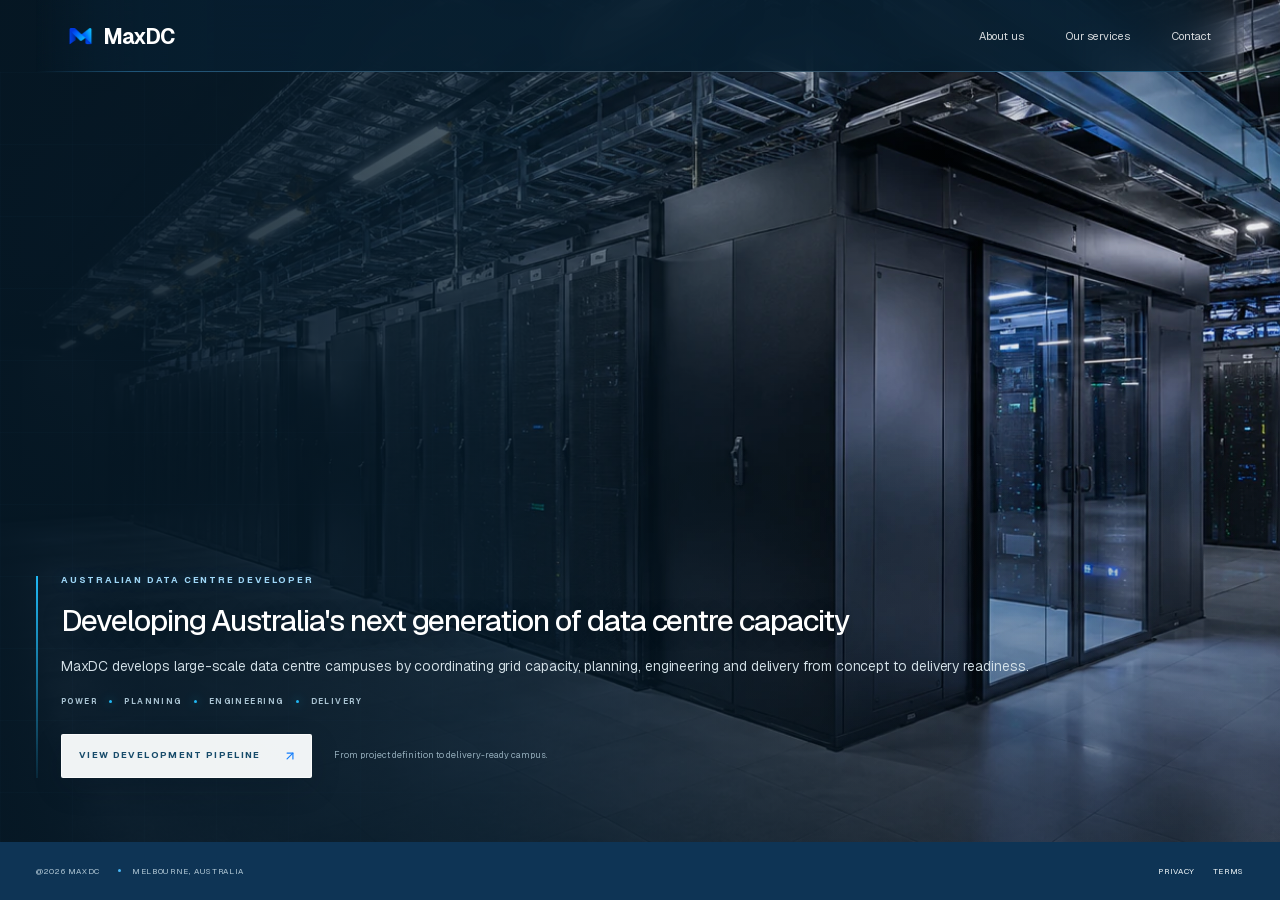
<file: index.html>
<!DOCTYPE html><html lang="en-AU"><head><meta charSet="utf-8"/><meta name="viewport" content="width=device-width, initial-scale=1"/><link rel="stylesheet" href="/_next/static/css/index.BzcsdZh0.css" data-rsc-css-href="/_next/static/css/index.BzcsdZh0.css" data-precedence="vite-rsc/importer-resources"/><link rel="modulepreload" fetchPriority="low" href="/_next/static/chunks/index-qlt8YJ69.js"/><script src="/_next/static/chunks/rolldown-runtime-C60lm6uB.js" type="module" async=""></script><script src="/_next/static/chunks/framework-D_rUT4EX.js" type="module" async=""></script><script src="/_next/static/chunks/navigation-errors-By4dF-Cc.js" type="module" async=""></script><link rel="modulepreload" href="/_next/static/chunks/layout-segment-context-COuemOHb.js" crossorigin=""/><link rel="modulepreload" href="/_next/static/chunks/site-chrome-BzR-kuTV.js" crossorigin=""/><link rel="modulepreload" href="/_next/static/chunks/site-paths-BZJmXzYL.js" crossorigin=""/><link rel="modulepreload" href="/_next/static/chunks/Icon-BOYp-35j.js" crossorigin=""/><link rel="modulepreload" href="/_next/static/chunks/image-BS4KIl6-.js" crossorigin=""/><link rel="modulepreload" href="/_next/static/chunks/project-modal-Blq39itM.js" crossorigin=""/><title>MaxDC | Australian Data Centre Development</title><meta name="description" content="MaxDC develops large-scale, power-led data centre infrastructure across Australia, creating hyperscale-ready projects for the next generation of cloud, AI and digital services."/><meta name="application-name" content="MaxDC"/><meta name="keywords" content="MaxDC,Australian data centre development,data centre infrastructure Australia,hyperscale data centre development,power-led data centre projects,Melbourne data centre development,Victoria data centre development,grid-connected data centre campus"/><meta name="author" content="MaxDC"/><link rel="author" href="https://maxdc.com.au"/><meta name="creator" content="MaxDC"/><meta name="publisher" content="MaxDC"/><meta name="category" content="Data centre infrastructure development"/><meta name="robots" content="index, follow"/><meta name="googlebot" content="index, follow, max-image-preview:large, max-snippet:-1, max-video-preview:-1"/><meta property="og:title" content="MaxDC | Australian Data Centre Development"/><meta property="og:description" content="Developing Australia&#x27;s next generation of large-scale, power-led data centre capacity."/><meta property="og:url" content="https://maxdc.com.au"/><meta property="og:site_name" content="MaxDC"/><meta property="og:type" content="website"/><meta property="og:locale" content="en_AU"/><meta property="og:image" content="https://maxdc.com.au/og.jpg"/><meta property="og:image:width" content="1200"/><meta property="og:image:height" content="630"/><meta property="og:image:alt" content="MaxDC — Australian data centre development"/><meta name="twitter:card" content="summary_large_image"/><meta name="twitter:title" content="MaxDC | Australian Data Centre Development"/><meta name="twitter:description" content="Developing Australia&#x27;s next generation of large-scale, power-led data centre capacity."/><meta name="twitter:image" content="https://maxdc.com.au/og.jpg"/><link rel="shortcut icon" href="/favicon.png?v=5"/><link rel="icon" href="/favicon.png?v=5" type="image/png" sizes="64x64"/><link rel="apple-touch-icon" href="/apple-touch-icon.png?v=1" type="image/png" sizes="180x180"/><link rel="manifest" href="/site.webmanifest"/><link rel="canonical" href="https://maxdc.com.au"/><link rel="alternate" hrefLang="en-AU" href="https://maxdc.com.au"/><script>Object.assign(((self[Symbol.for("vinext.navigationRuntime")]??={bootstrap:{routeManifest:null},functions:{}}).bootstrap.rsc??={rsc:[]}),{params:{},nav:{"pathname":"/","searchParams":[]}})</script><link rel="modulepreload" href="/_next/static/chunks/index-qlt8YJ69.js" />
<link rel="preload" href="/_next/static/_vinext_fonts/geist-8ac0455e797f/geist-98bbbccb.woff2" as="font" type="font/woff2" crossorigin />
<link rel="preload" href="/_next/static/_vinext_fonts/geist-mono-00e989178794/geist-mono-013b2f2f.woff2" as="font" type="font/woff2" crossorigin />
<style data-vinext-fonts>/* cyrillic-ext */
@font-face {
  font-family: 'Geist';
  font-style: normal;
  font-weight: 100 900;
  font-display: swap;
  src: url(/_next/static/_vinext_fonts/geist-8ac0455e797f/geist-ff2310f5.woff2) format('woff2');
  unicode-range: U+0460-052F, U+1C80-1C8A, U+20B4, U+2DE0-2DFF, U+A640-A69F, U+FE2E-FE2F;
}
/* cyrillic */
@font-face {
  font-family: 'Geist';
  font-style: normal;
  font-weight: 100 900;
  font-display: swap;
  src: url(/_next/static/_vinext_fonts/geist-8ac0455e797f/geist-875ccdd4.woff2) format('woff2');
  unicode-range: U+0301, U+0400-045F, U+0490-0491, U+04B0-04B1, U+2116;
}
/* vietnamese */
@font-face {
  font-family: 'Geist';
  font-style: normal;
  font-weight: 100 900;
  font-display: swap;
  src: url(/_next/static/_vinext_fonts/geist-8ac0455e797f/geist-52306abf.woff2) format('woff2');
  unicode-range: U+0102-0103, U+0110-0111, U+0128-0129, U+0168-0169, U+01A0-01A1, U+01AF-01B0, U+0300-0301, U+0303-0304, U+0308-0309, U+0323, U+0329, U+1EA0-1EF9, U+20AB;
}
/* latin-ext */
@font-face {
  font-family: 'Geist';
  font-style: normal;
  font-weight: 100 900;
  font-display: swap;
  src: url(/_next/static/_vinext_fonts/geist-8ac0455e797f/geist-001175b1.woff2) format('woff2');
  unicode-range: U+0100-02BA, U+02BD-02C5, U+02C7-02CC, U+02CE-02D7, U+02DD-02FF, U+0304, U+0308, U+0329, U+1D00-1DBF, U+1E00-1E9F, U+1EF2-1EFF, U+2020, U+20A0-20AB, U+20AD-20C0, U+2113, U+2C60-2C7F, U+A720-A7FF;
}
/* latin */
@font-face {
  font-family: 'Geist';
  font-style: normal;
  font-weight: 100 900;
  font-display: swap;
  src: url(/_next/static/_vinext_fonts/geist-8ac0455e797f/geist-98bbbccb.woff2) format('woff2');
  unicode-range: U+0000-00FF, U+0131, U+0152-0153, U+02BB-02BC, U+02C6, U+02DA, U+02DC, U+0304, U+0308, U+0329, U+2000-206F, U+20AC, U+2122, U+2191, U+2193, U+2212, U+2215, U+FEFF, U+FFFD;
}

@font-face {
  font-family: 'Geist Fallback';
  src: local("Arial");
  ascent-override: 95.94%;
  descent-override: 28.16%;
  line-gap-override: 0.00%;
  size-adjust: 104.76%;
}

.__font_geist_19ysh9d { font-family: 'Geist', 'Geist Fallback'; font-style: normal; }

.__variable_geist_19ysh9d { --font-geist-sans: 'Geist', 'Geist Fallback'; }

/* cyrillic-ext */
@font-face {
  font-family: 'Geist Mono';
  font-style: normal;
  font-weight: 100 900;
  font-display: swap;
  src: url(/_next/static/_vinext_fonts/geist-mono-00e989178794/geist-mono-f6b33328.woff2) format('woff2');
  unicode-range: U+0460-052F, U+1C80-1C8A, U+20B4, U+2DE0-2DFF, U+A640-A69F, U+FE2E-FE2F;
}
/* cyrillic */
@font-face {
  font-family: 'Geist Mono';
  font-style: normal;
  font-weight: 100 900;
  font-display: swap;
  src: url(/_next/static/_vinext_fonts/geist-mono-00e989178794/geist-mono-44e03052.woff2) format('woff2');
  unicode-range: U+0301, U+0400-045F, U+0490-0491, U+04B0-04B1, U+2116;
}
/* symbols2 */
@font-face {
  font-family: 'Geist Mono';
  font-style: normal;
  font-weight: 100 900;
  font-display: swap;
  src: url(/_next/static/_vinext_fonts/geist-mono-00e989178794/geist-mono-0638449e.woff2) format('woff2');
  unicode-range: U+2000-2001, U+2004-2008, U+200A, U+23B8-23BD, U+2500-259F;
}
/* vietnamese */
@font-face {
  font-family: 'Geist Mono';
  font-style: normal;
  font-weight: 100 900;
  font-display: swap;
  src: url(/_next/static/_vinext_fonts/geist-mono-00e989178794/geist-mono-971fb274.woff2) format('woff2');
  unicode-range: U+0102-0103, U+0110-0111, U+0128-0129, U+0168-0169, U+01A0-01A1, U+01AF-01B0, U+0300-0301, U+0303-0304, U+0308-0309, U+0323, U+0329, U+1EA0-1EF9, U+20AB;
}
/* latin-ext */
@font-face {
  font-family: 'Geist Mono';
  font-style: normal;
  font-weight: 100 900;
  font-display: swap;
  src: url(/_next/static/_vinext_fonts/geist-mono-00e989178794/geist-mono-44745446.woff2) format('woff2');
  unicode-range: U+0100-02BA, U+02BD-02C5, U+02C7-02CC, U+02CE-02D7, U+02DD-02FF, U+0304, U+0308, U+0329, U+1D00-1DBF, U+1E00-1E9F, U+1EF2-1EFF, U+2020, U+20A0-20AB, U+20AD-20C0, U+2113, U+2C60-2C7F, U+A720-A7FF;
}
/* latin */
@font-face {
  font-family: 'Geist Mono';
  font-style: normal;
  font-weight: 100 900;
  font-display: swap;
  src: url(/_next/static/_vinext_fonts/geist-mono-00e989178794/geist-mono-013b2f2f.woff2) format('woff2');
  unicode-range: U+0000-00FF, U+0131, U+0152-0153, U+02BB-02BC, U+02C6, U+02DA, U+02DC, U+0304, U+0308, U+0329, U+2000-206F, U+20AC, U+2122, U+2191, U+2193, U+2212, U+2215, U+FEFF, U+FFFD;
}

@font-face {
  font-family: 'Geist Mono Fallback';
  src: local("Arial");
  ascent-override: 74.67%;
  descent-override: 21.92%;
  line-gap-override: 0.00%;
  size-adjust: 134.59%;
}

.__font_geist_mono_1001rt9 { font-family: 'Geist Mono', 'Geist Mono Fallback'; font-style: normal; }

.__variable_geist_mono_1001rt9 { --font-geist-mono: 'Geist Mono', 'Geist Mono Fallback'; }
</style>
</head><body class="__variable_geist_19ysh9d __variable_geist_mono_1001rt9 antialiased"><main class="home-page"><section class="hero" id="top" style="background-image:url(&#x27;/maxdc-hero-data-centre-v2.webp&#x27;)"><header class="site-header shell "><a class="brand" href="/" aria-label="Return to MaxDC homepage"><img src="/maxdc-m-mark-header.webp" alt="" width="29" height="27" loading="eager" fetchPriority="high" decoding="async" class="brand-mark" data-nimg="1"/><span>MaxDC</span></a><nav class="desktop-nav" aria-label="Primary navigation"><a href="/about">About us</a><a href="/services">Our services</a><a href="/contact">Contact</a></nav><button type="button" tabindex="0" data-base-ui-click-trigger="" id="base-ui-_R_fqli_" aria-haspopup="dialog" aria-expanded="false" data-slot="sheet-trigger" aria-label="Open navigation" class="mobile-menu-trigger"><svg xmlns="http://www.w3.org/2000/svg" width="24" height="24" viewBox="0 0 24 24" fill="none" stroke="currentColor" stroke-width="2" stroke-linecap="round" stroke-linejoin="round" class="lucide lucide-menu" aria-hidden="true"><path d="M4 5h16"></path><path d="M4 12h16"></path><path d="M4 19h16"></path></svg></button></header><div class="hero-shade"></div><div class="hero-content shell"><div class="hero-copy"><p class="hero-eyebrow">Australian data centre developer</p><h1 class="hero-statement">Developing Australia&#x27;s next generation of data centre capacity</h1><p class="hero-lede">MaxDC develops large-scale data centre campuses by coordinating grid capacity, planning, engineering and delivery from concept to delivery readiness.</p><div class="hero-support" aria-label="Power, planning, engineering and delivery"><span>Power</span><span>Planning</span><span>Engineering</span><span>Delivery</span></div><div class="hero-actions"><button type="button" tabindex="0" data-base-ui-click-trigger="" id="base-ui-_R_3reli_" aria-haspopup="dialog" aria-expanded="false" data-slot="dialog-trigger" class="button button-light"><span>View development pipeline</span><svg xmlns="http://www.w3.org/2000/svg" width="24" height="24" viewBox="0 0 24 24" fill="none" stroke="currentColor" stroke-width="2" stroke-linecap="round" stroke-linejoin="round" class="lucide lucide-arrow-up-right" aria-hidden="true"><path d="M7 7h10v10"></path><path d="M7 17 17 7"></path></svg></button><p>From project definition to delivery-ready campus.</p></div></div></div></section><footer><div class="shell footer-bar"><div class="footer-legal"><span>@2026 MaxDC</span><span>Melbourne, Australia</span></div><div class="footer-links"><a href="/privacy">Privacy</a><a href="/terms">Terms</a></div></div></footer></main><script type="application/ld+json">[{"@context":"https://schema.org","@type":"Organization","@id":"https://maxdc.com.au/#organisation","name":"MaxDC","url":"https://maxdc.com.au","logo":"https://maxdc.com.au/apple-touch-icon.png","description":"Australian developer of large-scale, power-led data centre campuses for cloud, AI and digital infrastructure demand.","areaServed":{"@type":"Country","name":"Australia"},"address":{"@type":"PostalAddress","addressLocality":"Melbourne","addressRegion":"Victoria","addressCountry":"AU"},"contactPoint":{"@type":"ContactPoint","email":"yiting@maxdc.com","contactType":"project enquiries","areaServed":"AU","availableLanguage":"English"},"knowsAbout":["Data centre development","Hyperscale infrastructure","Grid connection strategy","Data centre development management","Planning and approvals","Campus engineering"]},{"@context":"https://schema.org","@type":"WebSite","@id":"https://maxdc.com.au/#website","url":"https://maxdc.com.au","name":"MaxDC","description":"Australian data centre development, from power strategy and planning through campus engineering and delivery readiness.","publisher":{"@id":"https://maxdc.com.au/#organisation"},"inLanguage":"en-AU"}]</script><script type="module" src="/_next/static/chunks/index-qlt8YJ69.js" id="_R_" async=""></script><script>((self[Symbol.for("vinext.navigationRuntime")]??={bootstrap:{routeManifest:null},functions:{}}).bootstrap.rsc??={rsc:[]}).rsc.push("0:{\"page:/\":\"$L1\",\"layout:/\":\"$L2\",\"route:/\":\"$L3\",\"__route\":\"route:/\",\"__interceptionContext\":null,\"__layoutIds\":[\"layout:/\"],\"__rootLayout\":\"/\",\"__bfcacheSegmentIdentities\":{\"layout:/\":\"[\\\"layout\\\",\\\"layout:/\\\",\\\"root-boundary:/\\\",\\\"\\\"]\",\"page:/\":\"[\\\"page\\\",\\\"page:/\\\",\\\"root-boundary:/\\\",\\\"\\\"]\"},\"__srcPage\":[\"page\"],\"__layoutFlags\":{\"layout:/\":\"s\"},\"__artifactCompatibility\":{\"schemaVersion\":1,\"graphVersion\":\"app-route-graph:1177fd80f83fa7b0\",\"deploymentVersion\":\"8c9e2784-6d76-4eba-af64-fdc5e971a52c\",\"appElementsSchemaVersion\":1,\"rscPayloadSchemaVersion\":1,\"rootBoundaryId\":\"/\",\"renderEpoch\":null}}\n")</script><script>((self[Symbol.for("vinext.navigationRuntime")]??={bootstrap:{routeManifest:null},functions:{}}).bootstrap.rsc??={rsc:[]}).rsc.push("4:I[\"8c0f216c4604\",[],\"Children\",1]\n")</script><script>((self[Symbol.for("vinext.navigationRuntime")]??={bootstrap:{routeManifest:null},functions:{}}).bootstrap.rsc??={rsc:[]}).rsc.push("6:I[\"593f344dc510\",[],\"GlobalErrorBoundary\",1]\n")</script><script>((self[Symbol.for("vinext.navigationRuntime")]??={bootstrap:{routeManifest:null},functions:{}}).bootstrap.rsc??={rsc:[]}).rsc.push("7:I[\"0b874ad30386\",[],\"default\",1]\n")</script><script>((self[Symbol.for("vinext.navigationRuntime")]??={bootstrap:{routeManifest:null},functions:{}}).bootstrap.rsc??={rsc:[]}).rsc.push("8:I[\"593f344dc510\",[],\"ErrorBoundary\",1]\n")</script><script>((self[Symbol.for("vinext.navigationRuntime")]??={bootstrap:{routeManifest:null},functions:{}}).bootstrap.rsc??={rsc:[]}).rsc.push("9:I[\"15c18cfaeeff\",[],\"LayoutSegmentProvider\",1]\n")</script><script>((self[Symbol.for("vinext.navigationRuntime")]??={bootstrap:{routeManifest:null},functions:{}}).bootstrap.rsc??={rsc:[]}).rsc.push("a:I[\"8c0f216c4604\",[],\"Slot\",1]\n")</script><script>((self[Symbol.for("vinext.navigationRuntime")]??={bootstrap:{routeManifest:null},functions:{}}).bootstrap.rsc??={rsc:[]}).rsc.push("b:I[\"593f344dc510\",[],\"NotFoundBoundary\",1]\n")</script><script>((self[Symbol.for("vinext.navigationRuntime")]??={bootstrap:{routeManifest:null},functions:{}}).bootstrap.rsc??={rsc:[]}).rsc.push(":HL[\"/_next/static/css/index.BzcsdZh0.css\",\"style\"     ]\n")</script><script>((self[Symbol.for("vinext.navigationRuntime")]??={bootstrap:{routeManifest:null},functions:{}}).bootstrap.rsc??={rsc:[]}).rsc.push("5:T494,")</script><script>((self[Symbol.for("vinext.navigationRuntime")]??={bootstrap:{routeManifest:null},functions:{}}).bootstrap.rsc??={rsc:[]}).rsc.push("[{\"@context\":\"https://schema.org\",\"@type\":\"Organization\",\"@id\":\"https://maxdc.com.au/#organisation\",\"name\":\"MaxDC\",\"url\":\"https://maxdc.com.au\",\"logo\":\"https://maxdc.com.au/apple-touch-icon.png\",\"description\":\"Australian developer of large-scale, power-led data centre campuses for cloud, AI and digital infrastructure demand.\",\"areaServed\":{\"@type\":\"Country\",\"name\":\"Australia\"},\"address\":{\"@type\":\"PostalAddress\",\"addressLocality\":\"Melbourne\",\"addressRegion\":\"Victoria\",\"addressCountry\":\"AU\"},\"contactPoint\":{\"@type\":\"ContactPoint\",\"email\":\"yiting@maxdc.com\",\"contactType\":\"project enquiries\",\"areaServed\":\"AU\",\"availableLanguage\":\"English\"},\"knowsAbout\":[\"Data centre development\",\"Hyperscale infrastructure\",\"Grid connection strategy\",\"Data centre development management\",\"Planning and approvals\",\"Campus engineering\"]},{\"@context\":\"https://schema.org\",\"@type\":\"WebSite\",\"@id\":\"https://maxdc.com.au/#website\",\"url\":\"https://maxdc.com.au\",\"name\":\"MaxDC\",\"description\":\"Australian data centre development, from power strategy and planning through campus engineering and delivery readiness.\",\"publisher\":{\"@id\":\"https://maxdc.com.au/#organisation\"},\"inLanguage\":\"en-AU\"}]")</script><script>((self[Symbol.for("vinext.navigationRuntime")]??={bootstrap:{routeManifest:null},functions:{}}).bootstrap.rsc??={rsc:[]}).rsc.push("2:[[[\"$\",\"link\",\"css:/_next/static/css/index.BzcsdZh0.css\",{\"rel\":\"stylesheet\",\"precedence\":\"vite-rsc/importer-resources\",\"href\":\"/_next/static/css/index.BzcsdZh0.css\",\"data-rsc-css-href\":\"/_next/static/css/index.BzcsdZh0.css\"}],\"$undefined\"],[\"$\",\"html\",null,{\"lang\":\"en-AU\",\"children\":[\"$\",\"body\",null,{\"className\":\"__variable_geist_19ysh9d __variable_geist_mono_1001rt9 antialiased\",\"children\":[[\"$\",\"$L4\",null,{}],[\"$\",\"script\",null,{\"type\":\"application/ld+json\",\"dangerouslySetInnerHTML\":{\"__html\":\"$5\"}}]]}]}]]\n")</script><script>((self[Symbol.for("vinext.navigationRuntime")]??={bootstrap:{routeManifest:null},functions:{}}).bootstrap.rsc??={rsc:[]}).rsc.push("3:[[[\"$\",\"meta\",null,{\"charSet\":\"utf-8\"}],[[\"$\",\"title\",\"0\",{\"children\":\"MaxDC | Australian Data Centre Development\"}],[\"$\",\"meta\",\"1\",{\"name\":\"description\",\"content\":\"MaxDC develops large-scale, power-led data centre infrastructure across Australia, creating hyperscale-ready projects for the next generation of cloud, AI and digital services.\"}],[\"$\",\"meta\",\"2\",{\"name\":\"application-name\",\"content\":\"MaxDC\"}],[\"$\",\"meta\",\"3\",{\"name\":\"keywords\",\"content\":\"MaxDC,Australian data centre development,data centre infrastructure Australia,hyperscale data centre development,power-led data centre projects,Melbourne data centre development,Victoria data centre development,grid-connected data centre campus\"}],[\"$\",\"meta\",\"4\",{\"name\":\"author\",\"content\":\"MaxDC\"}],[\"$\",\"link\",\"5\",{\"rel\":\"author\",\"href\":\"https://maxdc.com.au\"}],[\"$\",\"meta\",\"6\",{\"name\":\"creator\",\"content\":\"MaxDC\"}],[\"$\",\"meta\",\"7\",{\"name\":\"publisher\",\"content\":\"MaxDC\"}],[\"$\",\"meta\",\"8\",{\"name\":\"category\",\"content\":\"Data centre infrastructure development\"}],[\"$\",\"meta\",\"9\",{\"name\":\"robots\",\"content\":\"index, follow\"}],[\"$\",\"meta\",\"10\",{\"name\":\"googlebot\",\"content\":\"index, follow, max-image-preview:large, max-snippet:-1, max-video-preview:-1\"}],[\"$\",\"meta\",\"11\",{\"property\":\"og:title\",\"content\":\"MaxDC | Australian Data Centre Development\"}],[\"$\",\"meta\",\"12\",{\"property\":\"og:description\",\"content\":\"Developing Australia's next generation of large-scale, power-led data centre capacity.\"}],[\"$\",\"meta\",\"13\",{\"property\":\"og:url\",\"content\":\"https://maxdc.com.au\"}],[\"$\",\"meta\",\"14\",{\"property\":\"og:site_name\",\"content\":\"MaxDC\"}],[\"$\",\"meta\",\"15\",{\"property\":\"og:type\",\"content\":\"website\"}],[\"$\",\"meta\",\"16\",{\"property\":\"og:locale\",\"content\":\"en_AU\"}],[\"$\",\"meta\",\"17\",{\"property\":\"og:image\",\"content\":\"https://maxdc.com.au/og.jpg\"}],[\"$\",\"meta\",\"18\",{\"property\":\"og:image:width\",\"content\":\"1200\"}],[\"$\",\"meta\",\"19\",{\"property\":\"og:image:height\",\"content\":\"630\"}],[\"$\",\"meta\",\"20\",{\"property\":\"og:image:alt\",\"content\":\"MaxDC — Australian data centre development\"}],[\"$\",\"meta\",\"21\",{\"name\":\"twitter:card\",\"content\":\"summary_large_image\"}],[\"$\",\"meta\",\"22\",{\"name\":\"twitter:title\",\"content\":\"MaxDC | Australian Data Centre Development\"}],[\"$\",\"meta\",\"23\",{\"name\":\"twitter:description\",\"content\":\"Developing Australia's next generation of large-scale, power-led data centre capacity.\"}],[\"$\",\"meta\",\"24\",{\"name\":\"twitter:image\",\"content\":\"https://maxdc.com.au/og.jpg\"}],[\"$\",\"link\",\"25\",{\"data-vinext-streamed-icon\":\"$undefined\",\"rel\":\"shortcut icon\",\"href\":\"/favicon.png?v=5\",\"type\":\"$undefined\",\"sizes\":\"$undefined\",\"color\":\"$undefined\",\"media\":\"$undefined\",\"fetchPriority\":\"$undefined\"}],[\"$\",\"link\",\"26\",{\"data-vinext-streamed-icon\":\"$undefined\",\"rel\":\"icon\",\"href\":\"/favicon.png?v=5\",\"type\":\"image/png\",\"sizes\":\"64x64\",\"color\":\"$undefined\",\"media\":\"$undefined\",\"fetchPriority\":\"$undefined\"}],[\"$\",\"link\",\"27\",{\"data-vinext-streamed-icon\":\"$undefined\",\"rel\":\"apple-touch-icon\",\"href\":\"/apple-touch-icon.png?v=1\",\"type\":\"image/png\",\"sizes\":\"180x180\",\"color\":\"$undefined\",\"media\":\"$undefined\",\"fetchPriority\":\"$undefined\"}],[\"$\",\"link\",\"28\",{\"rel\":\"manifest\",\"href\":\"/site.webmanifest\"}],[\"$\",\"link\",\"29\",{\"rel\":\"canonical\",\"href\":\"https://maxdc.com.au\"}],[\"$\",\"link\",\"30\",{\"rel\":\"alternate\",\"hrefLang\":\"en-AU\",\"href\":\"https://maxdc.com.au\"}]],[[\"$\",\"meta\",\"0\",{\"name\":\"viewport\",\"content\":\"width=device-width, initial-scale=1\"}]]],[\"$\",\"$L6\",null,{\"fallback\":\"$7\",\"children\":[\"$\",\"$L8\",null,{\"fallback\":\"$7\",\"children\":[\"$\",\"$L9\",null,{\"providerId\":\"layout:/\",\"segmentMap\":{\"children\":[]},\"children\":[\"$\",\"$La\",null,{\"id\":\"layout:/\",\"parallelSlots\":\"$undefined\",\"children\":[\"$\",\"$Lb\",null,{\"resetKey\":\"\",\"fallback\":[[\"$\",\"title\",null,{\"children\":\"404: This page could not be found.\"}],[\"$\",\"div\",null,{\"style\":{\"fontFamily\":\"system-ui,\\\"Segoe UI\\\",Roboto,Helvetica,Arial,sans-serif,\\\"Apple Color Emoji\\\",\\\"Segoe UI Emoji\\\"\",\"height\":\"100vh\",\"textAlign\":\"center\",\"display\":\"flex\",\"flexDirection\":\"column\",\"alignItems\":\"center\",\"justifyContent\":\"center\"},\"children\":[\"$\",\"div\",null,{\"children\":[[\"$\",\"style\",null,{\"dangerouslySetInnerHTML\":{\"__html\":\"body{color:#000;background:#fff;margin:0}.next-error-h1{border-right:1px solid rgba(0,0,0,.3)}@media (prefers-color-scheme:dark){body{color:#fff;background:#000}.next-error-h1{border-right:1px solid rgba(255,255,255,.3)}}\"}}],[\"$\",\"h1\",null,{\"className\":\"next-error-h1\",\"style\":{\"display\":\"inline-block\",\"margin\":\"0 20px 0 0\",\"padding\":\"0 23px 0 0\",\"fontSize\":24,\"fontWeight\":500,\"verticalAlign\":\"top\",\"lineHeight\":\"49px\"},\"children\":404}],\"$Lc\"]}]}]],\"children\":\"$Ld\"}]}]}]}]}],null,null]\n")</script><script>((self[Symbol.for("vinext.navigationRuntime")]??={bootstrap:{routeManifest:null},functions:{}}).bootstrap.rsc??={rsc:[]}).rsc.push("e:I[\"9276801271d6\",[],\"AppRouterScrollTarget\",1]\n")</script><script>((self[Symbol.for("vinext.navigationRuntime")]??={bootstrap:{routeManifest:null},functions:{}}).bootstrap.rsc??={rsc:[]}).rsc.push("f:I[\"593f344dc510\",[],\"RedirectBoundary\",1]\n")</script><script>((self[Symbol.for("vinext.navigationRuntime")]??={bootstrap:{routeManifest:null},functions:{}}).bootstrap.rsc??={rsc:[]}).rsc.push("c:[\"$\",\"div\",null,{\"style\":{\"display\":\"inline-block\"},\"children\":[\"$\",\"h2\",null,{\"style\":{\"fontSize\":14,\"fontWeight\":400,\"lineHeight\":\"49px\",\"margin\":0},\"children\":\"This page could not be found.\"}]}]\n")</script><script>((self[Symbol.for("vinext.navigationRuntime")]??={bootstrap:{routeManifest:null},functions:{}}).bootstrap.rsc??={rsc:[]}).rsc.push("d:[\"$\",\"$Le\",null,{\"children\":[\"$\",\"$Lf\",null,{\"children\":[[\"$\",\"$L9\",null,{\"providerId\":\"page:/\",\"segmentMap\":{\"children\":[\"__PAGE__\"]},\"children\":[\"$\",\"$La\",null,{\"id\":\"page:/\"}]}],null]}]}]\n")</script><script>((self[Symbol.for("vinext.navigationRuntime")]??={bootstrap:{routeManifest:null},functions:{}}).bootstrap.rsc??={rsc:[]}).rsc.push("10:I[\"4715d14f82e4\",[],\"SiteHeader\",1]\n")</script><script>((self[Symbol.for("vinext.navigationRuntime")]??={bootstrap:{routeManifest:null},functions:{}}).bootstrap.rsc??={rsc:[]}).rsc.push("11:I[\"482ac42ce9f2\",[],\"ProjectModal\",1]\n")</script><script>((self[Symbol.for("vinext.navigationRuntime")]??={bootstrap:{routeManifest:null},functions:{}}).bootstrap.rsc??={rsc:[]}).rsc.push("12:I[\"4715d14f82e4\",[],\"SiteFooter\",1]\n")</script><script>((self[Symbol.for("vinext.navigationRuntime")]??={bootstrap:{routeManifest:null},functions:{}}).bootstrap.rsc??={rsc:[]}).rsc.push("1:[\"$\",\"main\",null,{\"className\":\"home-page\",\"children\":[[\"$\",\"section\",null,{\"className\":\"hero\",\"id\":\"top\",\"style\":{\"backgroundImage\":\"url('/maxdc-hero-data-centre-v2.webp')\"},\"children\":[[\"$\",\"$L10\",null,{}],[\"$\",\"div\",null,{\"className\":\"hero-shade\"}],[\"$\",\"div\",null,{\"className\":\"hero-content shell\",\"children\":[\"$\",\"div\",null,{\"className\":\"hero-copy\",\"children\":[[\"$\",\"p\",null,{\"className\":\"hero-eyebrow\",\"children\":\"Australian data centre developer\"}],[\"$\",\"h1\",null,{\"className\":\"hero-statement\",\"children\":\"Developing Australia's next generation of data centre capacity\"}],[\"$\",\"p\",null,{\"className\":\"hero-lede\",\"children\":\"MaxDC develops large-scale data centre campuses by coordinating grid capacity, planning, engineering and delivery from concept to delivery readiness.\"}],[\"$\",\"div\",null,{\"className\":\"hero-support\",\"aria-label\":\"Power, planning, engineering and delivery\",\"children\":[[\"$\",\"span\",null,{\"children\":\"Power\"}],[\"$\",\"span\",null,{\"children\":\"Planning\"}],[\"$\",\"span\",null,{\"children\":\"Engineering\"}],[\"$\",\"span\",null,{\"children\":\"Delivery\"}]]}],[\"$\",\"div\",null,{\"className\":\"hero-actions\",\"children\":[[\"$\",\"$L11\",null,{}],[\"$\",\"p\",null,{\"children\":\"From project definition to delivery-ready campus.\"}]]}]]}]}]]}],[\"$\",\"$L12\",null,{}]]}]\n")</script><script>Object.assign(((self[Symbol.for("vinext.navigationRuntime")]??={bootstrap:{routeManifest:null},functions:{}}).bootstrap.rsc??={rsc:[]}),{"initialCacheKind":"static"});((self[Symbol.for("vinext.navigationRuntime")]??={bootstrap:{routeManifest:null},functions:{}}).bootstrap.rsc??={rsc:[]}).done=true</script></body></html>
</file>
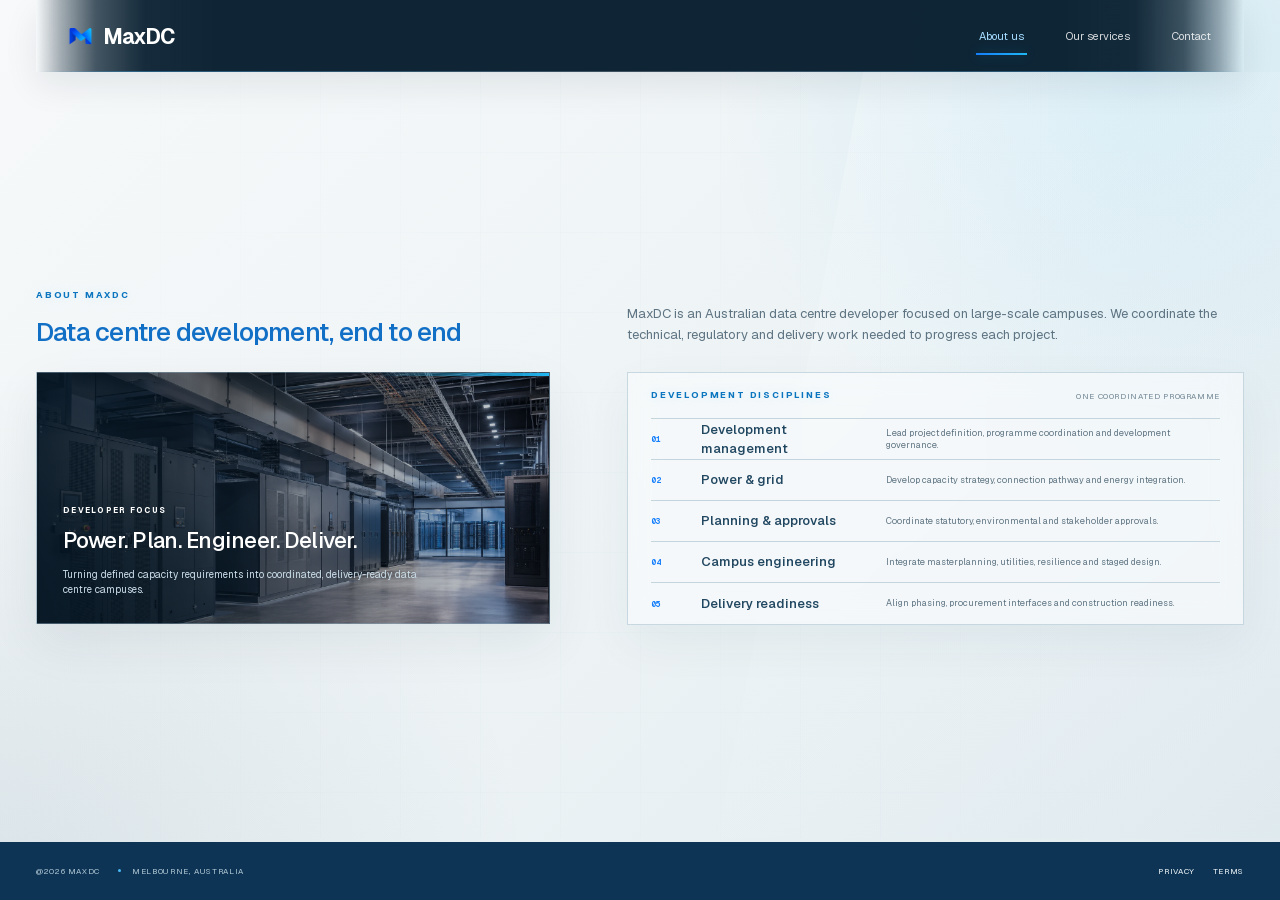
<file: about.html>
<!DOCTYPE html><html lang="en-AU"><head><meta charSet="utf-8"/><meta name="viewport" content="width=device-width, initial-scale=1"/><link rel="stylesheet" href="/_next/static/css/index.BzcsdZh0.css" data-rsc-css-href="/_next/static/css/index.BzcsdZh0.css" data-precedence="vite-rsc/importer-resources"/><link rel="modulepreload" fetchPriority="low" href="/_next/static/chunks/index-qlt8YJ69.js"/><script src="/_next/static/chunks/rolldown-runtime-C60lm6uB.js" type="module" async=""></script><script src="/_next/static/chunks/framework-D_rUT4EX.js" type="module" async=""></script><script src="/_next/static/chunks/navigation-errors-By4dF-Cc.js" type="module" async=""></script><link rel="modulepreload" href="/_next/static/chunks/layout-segment-context-COuemOHb.js" crossorigin=""/><link rel="modulepreload" href="/_next/static/chunks/site-chrome-BzR-kuTV.js" crossorigin=""/><link rel="modulepreload" href="/_next/static/chunks/site-paths-BZJmXzYL.js" crossorigin=""/><link rel="modulepreload" href="/_next/static/chunks/Icon-BOYp-35j.js" crossorigin=""/><link rel="modulepreload" href="/_next/static/chunks/image-BS4KIl6-.js" crossorigin=""/><title>About Australian Data Centre Development | MaxDC</title><meta name="description" content="Learn how MaxDC develops large-scale data centre campuses by coordinating power, planning, engineering and delivery across Australia."/><meta name="application-name" content="MaxDC"/><meta name="keywords" content="MaxDC,Australian data centre development,data centre infrastructure Australia,hyperscale data centre development,power-led data centre projects,Melbourne data centre development,Victoria data centre development,grid-connected data centre campus"/><meta name="author" content="MaxDC"/><link rel="author" href="https://maxdc.com.au"/><meta name="creator" content="MaxDC"/><meta name="publisher" content="MaxDC"/><meta name="category" content="Data centre infrastructure development"/><meta name="robots" content="index, follow"/><meta name="googlebot" content="index, follow, max-image-preview:large, max-snippet:-1, max-video-preview:-1"/><meta property="og:title" content="About MaxDC | Australian Data Centre Development"/><meta property="og:description" content="MaxDC develops large-scale data centre campuses through coordinated power, planning, engineering and delivery."/><meta property="og:url" content="https://maxdc.com.au/about"/><meta property="og:site_name" content="MaxDC"/><meta property="og:type" content="website"/><meta property="og:locale" content="en_AU"/><meta property="og:image" content="https://maxdc.com.au/og.jpg"/><meta property="og:image:width" content="1200"/><meta property="og:image:height" content="630"/><meta property="og:image:alt" content="MaxDC — Australian data centre development"/><meta name="twitter:card" content="summary_large_image"/><meta name="twitter:title" content="MaxDC | Australian Data Centre Development"/><meta name="twitter:description" content="Developing Australia&#x27;s next generation of large-scale, power-led data centre capacity."/><meta name="twitter:image" content="https://maxdc.com.au/og.jpg"/><link rel="shortcut icon" href="/favicon.png?v=5"/><link rel="icon" href="/favicon.png?v=5" type="image/png" sizes="64x64"/><link rel="apple-touch-icon" href="/apple-touch-icon.png?v=1" type="image/png" sizes="180x180"/><link rel="manifest" href="/site.webmanifest"/><link rel="canonical" href="https://maxdc.com.au/about"/><link rel="alternate" hrefLang="en-AU" href="https://maxdc.com.au/about"/><script>Object.assign(((self[Symbol.for("vinext.navigationRuntime")]??={bootstrap:{routeManifest:null},functions:{}}).bootstrap.rsc??={rsc:[]}),{params:{},nav:{"pathname":"/about","searchParams":[]}})</script><link rel="modulepreload" href="/_next/static/chunks/index-qlt8YJ69.js" />
<link rel="preload" href="/_next/static/_vinext_fonts/geist-8ac0455e797f/geist-98bbbccb.woff2" as="font" type="font/woff2" crossorigin />
<link rel="preload" href="/_next/static/_vinext_fonts/geist-mono-00e989178794/geist-mono-013b2f2f.woff2" as="font" type="font/woff2" crossorigin />
<style data-vinext-fonts>/* cyrillic-ext */
@font-face {
  font-family: 'Geist';
  font-style: normal;
  font-weight: 100 900;
  font-display: swap;
  src: url(/_next/static/_vinext_fonts/geist-8ac0455e797f/geist-ff2310f5.woff2) format('woff2');
  unicode-range: U+0460-052F, U+1C80-1C8A, U+20B4, U+2DE0-2DFF, U+A640-A69F, U+FE2E-FE2F;
}
/* cyrillic */
@font-face {
  font-family: 'Geist';
  font-style: normal;
  font-weight: 100 900;
  font-display: swap;
  src: url(/_next/static/_vinext_fonts/geist-8ac0455e797f/geist-875ccdd4.woff2) format('woff2');
  unicode-range: U+0301, U+0400-045F, U+0490-0491, U+04B0-04B1, U+2116;
}
/* vietnamese */
@font-face {
  font-family: 'Geist';
  font-style: normal;
  font-weight: 100 900;
  font-display: swap;
  src: url(/_next/static/_vinext_fonts/geist-8ac0455e797f/geist-52306abf.woff2) format('woff2');
  unicode-range: U+0102-0103, U+0110-0111, U+0128-0129, U+0168-0169, U+01A0-01A1, U+01AF-01B0, U+0300-0301, U+0303-0304, U+0308-0309, U+0323, U+0329, U+1EA0-1EF9, U+20AB;
}
/* latin-ext */
@font-face {
  font-family: 'Geist';
  font-style: normal;
  font-weight: 100 900;
  font-display: swap;
  src: url(/_next/static/_vinext_fonts/geist-8ac0455e797f/geist-001175b1.woff2) format('woff2');
  unicode-range: U+0100-02BA, U+02BD-02C5, U+02C7-02CC, U+02CE-02D7, U+02DD-02FF, U+0304, U+0308, U+0329, U+1D00-1DBF, U+1E00-1E9F, U+1EF2-1EFF, U+2020, U+20A0-20AB, U+20AD-20C0, U+2113, U+2C60-2C7F, U+A720-A7FF;
}
/* latin */
@font-face {
  font-family: 'Geist';
  font-style: normal;
  font-weight: 100 900;
  font-display: swap;
  src: url(/_next/static/_vinext_fonts/geist-8ac0455e797f/geist-98bbbccb.woff2) format('woff2');
  unicode-range: U+0000-00FF, U+0131, U+0152-0153, U+02BB-02BC, U+02C6, U+02DA, U+02DC, U+0304, U+0308, U+0329, U+2000-206F, U+20AC, U+2122, U+2191, U+2193, U+2212, U+2215, U+FEFF, U+FFFD;
}

@font-face {
  font-family: 'Geist Fallback';
  src: local("Arial");
  ascent-override: 95.94%;
  descent-override: 28.16%;
  line-gap-override: 0.00%;
  size-adjust: 104.76%;
}

.__font_geist_19ysh9d { font-family: 'Geist', 'Geist Fallback'; font-style: normal; }

.__variable_geist_19ysh9d { --font-geist-sans: 'Geist', 'Geist Fallback'; }

/* cyrillic-ext */
@font-face {
  font-family: 'Geist Mono';
  font-style: normal;
  font-weight: 100 900;
  font-display: swap;
  src: url(/_next/static/_vinext_fonts/geist-mono-00e989178794/geist-mono-f6b33328.woff2) format('woff2');
  unicode-range: U+0460-052F, U+1C80-1C8A, U+20B4, U+2DE0-2DFF, U+A640-A69F, U+FE2E-FE2F;
}
/* cyrillic */
@font-face {
  font-family: 'Geist Mono';
  font-style: normal;
  font-weight: 100 900;
  font-display: swap;
  src: url(/_next/static/_vinext_fonts/geist-mono-00e989178794/geist-mono-44e03052.woff2) format('woff2');
  unicode-range: U+0301, U+0400-045F, U+0490-0491, U+04B0-04B1, U+2116;
}
/* symbols2 */
@font-face {
  font-family: 'Geist Mono';
  font-style: normal;
  font-weight: 100 900;
  font-display: swap;
  src: url(/_next/static/_vinext_fonts/geist-mono-00e989178794/geist-mono-0638449e.woff2) format('woff2');
  unicode-range: U+2000-2001, U+2004-2008, U+200A, U+23B8-23BD, U+2500-259F;
}
/* vietnamese */
@font-face {
  font-family: 'Geist Mono';
  font-style: normal;
  font-weight: 100 900;
  font-display: swap;
  src: url(/_next/static/_vinext_fonts/geist-mono-00e989178794/geist-mono-971fb274.woff2) format('woff2');
  unicode-range: U+0102-0103, U+0110-0111, U+0128-0129, U+0168-0169, U+01A0-01A1, U+01AF-01B0, U+0300-0301, U+0303-0304, U+0308-0309, U+0323, U+0329, U+1EA0-1EF9, U+20AB;
}
/* latin-ext */
@font-face {
  font-family: 'Geist Mono';
  font-style: normal;
  font-weight: 100 900;
  font-display: swap;
  src: url(/_next/static/_vinext_fonts/geist-mono-00e989178794/geist-mono-44745446.woff2) format('woff2');
  unicode-range: U+0100-02BA, U+02BD-02C5, U+02C7-02CC, U+02CE-02D7, U+02DD-02FF, U+0304, U+0308, U+0329, U+1D00-1DBF, U+1E00-1E9F, U+1EF2-1EFF, U+2020, U+20A0-20AB, U+20AD-20C0, U+2113, U+2C60-2C7F, U+A720-A7FF;
}
/* latin */
@font-face {
  font-family: 'Geist Mono';
  font-style: normal;
  font-weight: 100 900;
  font-display: swap;
  src: url(/_next/static/_vinext_fonts/geist-mono-00e989178794/geist-mono-013b2f2f.woff2) format('woff2');
  unicode-range: U+0000-00FF, U+0131, U+0152-0153, U+02BB-02BC, U+02C6, U+02DA, U+02DC, U+0304, U+0308, U+0329, U+2000-206F, U+20AC, U+2122, U+2191, U+2193, U+2212, U+2215, U+FEFF, U+FFFD;
}

@font-face {
  font-family: 'Geist Mono Fallback';
  src: local("Arial");
  ascent-override: 74.67%;
  descent-override: 21.92%;
  line-gap-override: 0.00%;
  size-adjust: 134.59%;
}

.__font_geist_mono_1001rt9 { font-family: 'Geist Mono', 'Geist Mono Fallback'; font-style: normal; }

.__variable_geist_mono_1001rt9 { --font-geist-mono: 'Geist Mono', 'Geist Mono Fallback'; }
</style>
</head><body class="__variable_geist_19ysh9d __variable_geist_mono_1001rt9 antialiased"><main class="compact-page about-compact"><script id="about-page-schema" type="application/ld+json">{"@context":"https://schema.org","@type":"AboutPage","@id":"https://maxdc.com.au/about#webpage","url":"https://maxdc.com.au/about","name":"About MaxDC | Australian Data Centre Development","description":"MaxDC develops large-scale data centre campuses through coordinated power, planning, engineering and delivery.","isPartOf":{"@id":"https://maxdc.com.au/#website"},"about":{"@id":"https://maxdc.com.au/#organisation"},"inLanguage":"en-AU"}</script><div class="plain-header"><header class="site-header shell header-solid"><a class="brand" href="/" aria-label="Return to MaxDC homepage"><img src="/maxdc-m-mark-header.webp" alt="" width="29" height="27" loading="eager" fetchPriority="high" decoding="async" class="brand-mark" data-nimg="1"/><span>MaxDC</span></a><nav class="desktop-nav" aria-label="Primary navigation"><a href="/about" aria-current="page">About us</a><a href="/services">Our services</a><a href="/contact">Contact</a></nav><button type="button" tabindex="0" data-base-ui-click-trigger="" id="base-ui-_R_7t5i_" aria-haspopup="dialog" aria-expanded="false" data-slot="sheet-trigger" aria-label="Open navigation" class="mobile-menu-trigger"><svg xmlns="http://www.w3.org/2000/svg" width="24" height="24" viewBox="0 0 24 24" fill="none" stroke="currentColor" stroke-width="2" stroke-linecap="round" stroke-linejoin="round" class="lucide lucide-menu" aria-hidden="true"><path d="M4 5h16"></path><path d="M4 12h16"></path><path d="M4 19h16"></path></svg></button></header></div><section class="about-main shell"><header class="about-intro"><div><p class="eyebrow">About MaxDC</p><h1>Data centre development, end to end</h1></div><p>MaxDC is an Australian data centre developer focused on large-scale campuses. We coordinate the technical, regulatory and delivery work needed to progress each project.</p></header><div class="about-grid"><div class="about-image" style="background-image:linear-gradient(90deg,rgba(6,25,40,.85),rgba(7,27,43,.16)),url(&#x27;/maxdc-electrical-infrastructure.webp&#x27;)"><span>Developer focus</span><strong>Power. Plan. Engineer. Deliver.</strong><p>Turning defined capacity requirements into coordinated, delivery-ready data centre campuses.</p></div><div class="about-list"><div class="about-list-heading"><p class="eyebrow">Development disciplines</p><span>One coordinated programme</span></div><article><span>01</span><h3>Development management</h3><p>Lead project definition, programme coordination and development governance.</p></article><article><span>02</span><h3>Power &amp; grid</h3><p>Develop capacity strategy, connection pathway and energy integration.</p></article><article><span>03</span><h3>Planning &amp; approvals</h3><p>Coordinate statutory, environmental and stakeholder approvals.</p></article><article><span>04</span><h3>Campus engineering</h3><p>Integrate masterplanning, utilities, resilience and staged design.</p></article><article><span>05</span><h3>Delivery readiness</h3><p>Align phasing, procurement interfaces and construction readiness.</p></article></div></div></section><footer><div class="shell footer-bar"><div class="footer-legal"><span>@2026 MaxDC</span><span>Melbourne, Australia</span></div><div class="footer-links"><a href="/privacy">Privacy</a><a href="/terms">Terms</a></div></div></footer></main><script type="application/ld+json">[{"@context":"https://schema.org","@type":"Organization","@id":"https://maxdc.com.au/#organisation","name":"MaxDC","url":"https://maxdc.com.au","logo":"https://maxdc.com.au/apple-touch-icon.png","description":"Australian developer of large-scale, power-led data centre campuses for cloud, AI and digital infrastructure demand.","areaServed":{"@type":"Country","name":"Australia"},"address":{"@type":"PostalAddress","addressLocality":"Melbourne","addressRegion":"Victoria","addressCountry":"AU"},"contactPoint":{"@type":"ContactPoint","email":"yiting@maxdc.com","contactType":"project enquiries","areaServed":"AU","availableLanguage":"English"},"knowsAbout":["Data centre development","Hyperscale infrastructure","Grid connection strategy","Data centre development management","Planning and approvals","Campus engineering"]},{"@context":"https://schema.org","@type":"WebSite","@id":"https://maxdc.com.au/#website","url":"https://maxdc.com.au","name":"MaxDC","description":"Australian data centre development, from power strategy and planning through campus engineering and delivery readiness.","publisher":{"@id":"https://maxdc.com.au/#organisation"},"inLanguage":"en-AU"}]</script><script type="module" src="/_next/static/chunks/index-qlt8YJ69.js" id="_R_" async=""></script><script>((self[Symbol.for("vinext.navigationRuntime")]??={bootstrap:{routeManifest:null},functions:{}}).bootstrap.rsc??={rsc:[]}).rsc.push("0:{\"page:/about\":\"$L1\",\"layout:/\":\"$L2\",\"route:/about\":\"$L3\",\"__route\":\"route:/about\",\"__interceptionContext\":null,\"__layoutIds\":[\"layout:/\"],\"__rootLayout\":\"/\",\"__bfcacheSegmentIdentities\":{\"layout:/\":\"[\\\"layout\\\",\\\"layout:/\\\",\\\"root-boundary:/\\\",\\\"\\\"]\",\"page:/about\":\"[\\\"page\\\",\\\"page:/about\\\",\\\"root-boundary:/\\\",\\\"[\\\\\\\"about\\\\\\\"]\\\"]\"},\"__srcPage\":[\"about\",\"page\"],\"__layoutFlags\":{\"layout:/\":\"s\"},\"__artifactCompatibility\":{\"schemaVersion\":1,\"graphVersion\":\"app-route-graph:5d73bdb41b200fd7\",\"deploymentVersion\":\"8c9e2784-6d76-4eba-af64-fdc5e971a52c\",\"appElementsSchemaVersion\":1,\"rscPayloadSchemaVersion\":1,\"rootBoundaryId\":\"/\",\"renderEpoch\":null}}\n")</script><script>((self[Symbol.for("vinext.navigationRuntime")]??={bootstrap:{routeManifest:null},functions:{}}).bootstrap.rsc??={rsc:[]}).rsc.push("4:I[\"8c0f216c4604\",[],\"Children\",1]\n")</script><script>((self[Symbol.for("vinext.navigationRuntime")]??={bootstrap:{routeManifest:null},functions:{}}).bootstrap.rsc??={rsc:[]}).rsc.push("6:I[\"593f344dc510\",[],\"GlobalErrorBoundary\",1]\n")</script><script>((self[Symbol.for("vinext.navigationRuntime")]??={bootstrap:{routeManifest:null},functions:{}}).bootstrap.rsc??={rsc:[]}).rsc.push("7:I[\"0b874ad30386\",[],\"default\",1]\n")</script><script>((self[Symbol.for("vinext.navigationRuntime")]??={bootstrap:{routeManifest:null},functions:{}}).bootstrap.rsc??={rsc:[]}).rsc.push("8:I[\"593f344dc510\",[],\"ErrorBoundary\",1]\n")</script><script>((self[Symbol.for("vinext.navigationRuntime")]??={bootstrap:{routeManifest:null},functions:{}}).bootstrap.rsc??={rsc:[]}).rsc.push("9:I[\"15c18cfaeeff\",[],\"LayoutSegmentProvider\",1]\n")</script><script>((self[Symbol.for("vinext.navigationRuntime")]??={bootstrap:{routeManifest:null},functions:{}}).bootstrap.rsc??={rsc:[]}).rsc.push("a:I[\"8c0f216c4604\",[],\"Slot\",1]\n")</script><script>((self[Symbol.for("vinext.navigationRuntime")]??={bootstrap:{routeManifest:null},functions:{}}).bootstrap.rsc??={rsc:[]}).rsc.push("b:I[\"593f344dc510\",[],\"NotFoundBoundary\",1]\n")</script><script>((self[Symbol.for("vinext.navigationRuntime")]??={bootstrap:{routeManifest:null},functions:{}}).bootstrap.rsc??={rsc:[]}).rsc.push(":HL[\"/_next/static/css/index.BzcsdZh0.css\",\"style\"     ]\n")</script><script>((self[Symbol.for("vinext.navigationRuntime")]??={bootstrap:{routeManifest:null},functions:{}}).bootstrap.rsc??={rsc:[]}).rsc.push("5:T494,")</script><script>((self[Symbol.for("vinext.navigationRuntime")]??={bootstrap:{routeManifest:null},functions:{}}).bootstrap.rsc??={rsc:[]}).rsc.push("[{\"@context\":\"https://schema.org\",\"@type\":\"Organization\",\"@id\":\"https://maxdc.com.au/#organisation\",\"name\":\"MaxDC\",\"url\":\"https://maxdc.com.au\",\"logo\":\"https://maxdc.com.au/apple-touch-icon.png\",\"description\":\"Australian developer of large-scale, power-led data centre campuses for cloud, AI and digital infrastructure demand.\",\"areaServed\":{\"@type\":\"Country\",\"name\":\"Australia\"},\"address\":{\"@type\":\"PostalAddress\",\"addressLocality\":\"Melbourne\",\"addressRegion\":\"Victoria\",\"addressCountry\":\"AU\"},\"contactPoint\":{\"@type\":\"ContactPoint\",\"email\":\"yiting@maxdc.com\",\"contactType\":\"project enquiries\",\"areaServed\":\"AU\",\"availableLanguage\":\"English\"},\"knowsAbout\":[\"Data centre development\",\"Hyperscale infrastructure\",\"Grid connection strategy\",\"Data centre development management\",\"Planning and approvals\",\"Campus engineering\"]},{\"@context\":\"https://schema.org\",\"@type\":\"WebSite\",\"@id\":\"https://maxdc.com.au/#website\",\"url\":\"https://maxdc.com.au\",\"name\":\"MaxDC\",\"description\":\"Australian data centre development, from power strategy and planning through campus engineering and delivery readiness.\",\"publisher\":{\"@id\":\"https://maxdc.com.au/#organisation\"},\"inLanguage\":\"en-AU\"}]")</script><script>((self[Symbol.for("vinext.navigationRuntime")]??={bootstrap:{routeManifest:null},functions:{}}).bootstrap.rsc??={rsc:[]}).rsc.push("2:[[[\"$\",\"link\",\"css:/_next/static/css/index.BzcsdZh0.css\",{\"rel\":\"stylesheet\",\"precedence\":\"vite-rsc/importer-resources\",\"href\":\"/_next/static/css/index.BzcsdZh0.css\",\"data-rsc-css-href\":\"/_next/static/css/index.BzcsdZh0.css\"}],\"$undefined\"],[\"$\",\"html\",null,{\"lang\":\"en-AU\",\"children\":[\"$\",\"body\",null,{\"className\":\"__variable_geist_19ysh9d __variable_geist_mono_1001rt9 antialiased\",\"children\":[[\"$\",\"$L4\",null,{}],[\"$\",\"script\",null,{\"type\":\"application/ld+json\",\"dangerouslySetInnerHTML\":{\"__html\":\"$5\"}}]]}]}]]\n")</script><script>((self[Symbol.for("vinext.navigationRuntime")]??={bootstrap:{routeManifest:null},functions:{}}).bootstrap.rsc??={rsc:[]}).rsc.push("3:[[[\"$\",\"meta\",null,{\"charSet\":\"utf-8\"}],[[\"$\",\"title\",\"0\",{\"children\":\"About Australian Data Centre Development | MaxDC\"}],[\"$\",\"meta\",\"1\",{\"name\":\"description\",\"content\":\"Learn how MaxDC develops large-scale data centre campuses by coordinating power, planning, engineering and delivery across Australia.\"}],[\"$\",\"meta\",\"2\",{\"name\":\"application-name\",\"content\":\"MaxDC\"}],[\"$\",\"meta\",\"3\",{\"name\":\"keywords\",\"content\":\"MaxDC,Australian data centre development,data centre infrastructure Australia,hyperscale data centre development,power-led data centre projects,Melbourne data centre development,Victoria data centre development,grid-connected data centre campus\"}],[\"$\",\"meta\",\"4\",{\"name\":\"author\",\"content\":\"MaxDC\"}],[\"$\",\"link\",\"5\",{\"rel\":\"author\",\"href\":\"https://maxdc.com.au\"}],[\"$\",\"meta\",\"6\",{\"name\":\"creator\",\"content\":\"MaxDC\"}],[\"$\",\"meta\",\"7\",{\"name\":\"publisher\",\"content\":\"MaxDC\"}],[\"$\",\"meta\",\"8\",{\"name\":\"category\",\"content\":\"Data centre infrastructure development\"}],[\"$\",\"meta\",\"9\",{\"name\":\"robots\",\"content\":\"index, follow\"}],[\"$\",\"meta\",\"10\",{\"name\":\"googlebot\",\"content\":\"index, follow, max-image-preview:large, max-snippet:-1, max-video-preview:-1\"}],[\"$\",\"meta\",\"11\",{\"property\":\"og:title\",\"content\":\"About MaxDC | Australian Data Centre Development\"}],[\"$\",\"meta\",\"12\",{\"property\":\"og:description\",\"content\":\"MaxDC develops large-scale data centre campuses through coordinated power, planning, engineering and delivery.\"}],[\"$\",\"meta\",\"13\",{\"property\":\"og:url\",\"content\":\"https://maxdc.com.au/about\"}],[\"$\",\"meta\",\"14\",{\"property\":\"og:site_name\",\"content\":\"MaxDC\"}],[\"$\",\"meta\",\"15\",{\"property\":\"og:type\",\"content\":\"website\"}],[\"$\",\"meta\",\"16\",{\"property\":\"og:locale\",\"content\":\"en_AU\"}],[\"$\",\"meta\",\"17\",{\"property\":\"og:image\",\"content\":\"https://maxdc.com.au/og.jpg\"}],[\"$\",\"meta\",\"18\",{\"property\":\"og:image:width\",\"content\":\"1200\"}],[\"$\",\"meta\",\"19\",{\"property\":\"og:image:height\",\"content\":\"630\"}],[\"$\",\"meta\",\"20\",{\"property\":\"og:image:alt\",\"content\":\"MaxDC — Australian data centre development\"}],[\"$\",\"meta\",\"21\",{\"name\":\"twitter:card\",\"content\":\"summary_large_image\"}],[\"$\",\"meta\",\"22\",{\"name\":\"twitter:title\",\"content\":\"MaxDC | Australian Data Centre Development\"}],[\"$\",\"meta\",\"23\",{\"name\":\"twitter:description\",\"content\":\"Developing Australia's next generation of large-scale, power-led data centre capacity.\"}],[\"$\",\"meta\",\"24\",{\"name\":\"twitter:image\",\"content\":\"https://maxdc.com.au/og.jpg\"}],[\"$\",\"link\",\"25\",{\"data-vinext-streamed-icon\":\"$undefined\",\"rel\":\"shortcut icon\",\"href\":\"/favicon.png?v=5\",\"type\":\"$undefined\",\"sizes\":\"$undefined\",\"color\":\"$undefined\",\"media\":\"$undefined\",\"fetchPriority\":\"$undefined\"}],[\"$\",\"link\",\"26\",{\"data-vinext-streamed-icon\":\"$undefined\",\"rel\":\"icon\",\"href\":\"/favicon.png?v=5\",\"type\":\"image/png\",\"sizes\":\"64x64\",\"color\":\"$undefined\",\"media\":\"$undefined\",\"fetchPriority\":\"$undefined\"}],[\"$\",\"link\",\"27\",{\"data-vinext-streamed-icon\":\"$undefined\",\"rel\":\"apple-touch-icon\",\"href\":\"/apple-touch-icon.png?v=1\",\"type\":\"image/png\",\"sizes\":\"180x180\",\"color\":\"$undefined\",\"media\":\"$undefined\",\"fetchPriority\":\"$undefined\"}],[\"$\",\"link\",\"28\",{\"rel\":\"manifest\",\"href\":\"/site.webmanifest\"}],[\"$\",\"link\",\"29\",{\"rel\":\"canonical\",\"href\":\"https://maxdc.com.au/about\"}],[\"$\",\"link\",\"30\",{\"rel\":\"alternate\",\"hrefLang\":\"en-AU\",\"href\":\"https://maxdc.com.au/about\"}]],[[\"$\",\"meta\",\"0\",{\"name\":\"viewport\",\"content\":\"width=device-width, initial-scale=1\"}]]],[\"$\",\"$L6\",null,{\"fallback\":\"$7\",\"children\":[\"$\",\"$L8\",null,{\"fallback\":\"$7\",\"children\":[\"$\",\"$L9\",null,{\"providerId\":\"layout:/\",\"segmentMap\":{\"children\":[\"about\"]},\"children\":[\"$\",\"$La\",null,{\"id\":\"layout:/\",\"parallelSlots\":\"$undefined\",\"children\":[\"$\",\"$Lb\",null,{\"resetKey\":\"about\",\"fallback\":[[\"$\",\"title\",null,{\"children\":\"404: This page could not be found.\"}],[\"$\",\"div\",null,{\"style\":{\"fontFamily\":\"system-ui,\\\"Segoe UI\\\",Roboto,Helvetica,Arial,sans-serif,\\\"Apple Color Emoji\\\",\\\"Segoe UI Emoji\\\"\",\"height\":\"100vh\",\"textAlign\":\"center\",\"display\":\"flex\",\"flexDirection\":\"column\",\"alignItems\":\"center\",\"justifyContent\":\"center\"},\"children\":[\"$\",\"div\",null,{\"children\":[[\"$\",\"style\",null,{\"dangerouslySetInnerHTML\":{\"__html\":\"body{color:#000;background:#fff;margin:0}.next-error-h1{border-right:1px solid rgba(0,0,0,.3)}@media (prefers-color-scheme:dark){body{color:#fff;background:#000}.next-error-h1{border-right:1px solid rgba(255,255,255,.3)}}\"}}],[\"$\",\"h1\",null,{\"className\":\"next-error-h1\",\"style\":{\"display\":\"inline-block\",\"margin\":\"0 20px 0 0\",\"padding\":\"0 23px 0 0\",\"fontSize\":24,\"fontWeight\":500,\"verticalAlign\":\"top\",\"lineHeight\":\"49px\"},\"children\":404}],\"$Lc\"]}]}]],\"children\":\"$Ld\"}]}]}]}]}],null,null]\n")</script><script>((self[Symbol.for("vinext.navigationRuntime")]??={bootstrap:{routeManifest:null},functions:{}}).bootstrap.rsc??={rsc:[]}).rsc.push("e:I[\"9276801271d6\",[],\"AppRouterScrollTarget\",1]\n")</script><script>((self[Symbol.for("vinext.navigationRuntime")]??={bootstrap:{routeManifest:null},functions:{}}).bootstrap.rsc??={rsc:[]}).rsc.push("f:I[\"593f344dc510\",[],\"RedirectBoundary\",1]\n")</script><script>((self[Symbol.for("vinext.navigationRuntime")]??={bootstrap:{routeManifest:null},functions:{}}).bootstrap.rsc??={rsc:[]}).rsc.push("c:[\"$\",\"div\",null,{\"style\":{\"display\":\"inline-block\"},\"children\":[\"$\",\"h2\",null,{\"style\":{\"fontSize\":14,\"fontWeight\":400,\"lineHeight\":\"49px\",\"margin\":0},\"children\":\"This page could not be found.\"}]}]\n")</script><script>((self[Symbol.for("vinext.navigationRuntime")]??={bootstrap:{routeManifest:null},functions:{}}).bootstrap.rsc??={rsc:[]}).rsc.push("d:[\"$\",\"$Le\",null,{\"children\":[\"$\",\"$Lf\",null,{\"children\":[[\"$\",\"$L9\",null,{\"providerId\":\"page:/about\",\"segmentMap\":{\"children\":[\"__PAGE__\"]},\"children\":[\"$\",\"$La\",null,{\"id\":\"page:/about\"}]}],null]}]}]\n")</script><script>((self[Symbol.for("vinext.navigationRuntime")]??={bootstrap:{routeManifest:null},functions:{}}).bootstrap.rsc??={rsc:[]}).rsc.push("10:I[\"4715d14f82e4\",[],\"SiteHeader\",1]\n")</script><script>((self[Symbol.for("vinext.navigationRuntime")]??={bootstrap:{routeManifest:null},functions:{}}).bootstrap.rsc??={rsc:[]}).rsc.push("11:I[\"4715d14f82e4\",[],\"SiteFooter\",1]\n")</script><script>((self[Symbol.for("vinext.navigationRuntime")]??={bootstrap:{routeManifest:null},functions:{}}).bootstrap.rsc??={rsc:[]}).rsc.push("1:[\"$\",\"main\",null,{\"className\":\"compact-page about-compact\",\"children\":[[\"$\",\"script\",null,{\"id\":\"about-page-schema\",\"type\":\"application/ld+json\",\"dangerouslySetInnerHTML\":{\"__html\":\"{\\\"@context\\\":\\\"https://schema.org\\\",\\\"@type\\\":\\\"AboutPage\\\",\\\"@id\\\":\\\"https://maxdc.com.au/about#webpage\\\",\\\"url\\\":\\\"https://maxdc.com.au/about\\\",\\\"name\\\":\\\"About MaxDC | Australian Data Centre Development\\\",\\\"description\\\":\\\"MaxDC develops large-scale data centre campuses through coordinated power, planning, engineering and delivery.\\\",\\\"isPartOf\\\":{\\\"@id\\\":\\\"https://maxdc.com.au/#website\\\"},\\\"about\\\":{\\\"@id\\\":\\\"https://maxdc.com.au/#organisation\\\"},\\\"inLanguage\\\":\\\"en-AU\\\"}\"}}],[\"$\",\"div\",null,{\"className\":\"plain-header\",\"children\":[\"$\",\"$L10\",null,{\"dark\":true}]}],[\"$\",\"section\",null,{\"className\":\"about-main shell\",\"children\":[[\"$\",\"header\",null,{\"className\":\"about-intro\",\"children\":[[\"$\",\"div\",null,{\"children\":[[\"$\",\"p\",null,{\"className\":\"eyebrow\",\"children\":\"About MaxDC\"}],[\"$\",\"h1\",null,{\"children\":\"Data centre development, end to end\"}]]}],[\"$\",\"p\",null,{\"children\":\"MaxDC is an Australian data centre developer focused on large-scale campuses. We coordinate the technical, regulatory and delivery work needed to progress each project.\"}]]}],[\"$\",\"div\",null,{\"className\":\"about-grid\",\"children\":[[\"$\",\"div\",null,{\"className\":\"about-image\",\"style\":{\"backgroundImage\":\"linear-gradient(90deg,rgba(6,25,40,.85),rgba(7,27,43,.16)),url('/maxdc-electrical-infrastructure.webp')\"},\"children\":[[\"$\",\"span\",null,{\"children\":\"Developer focus\"}],[\"$\",\"strong\",null,{\"children\":\"Power. Plan. Engineer. Deliver.\"}],[\"$\",\"p\",null,{\"children\":\"Turning defined capacity requirements into coordinated, delivery-ready data centre campuses.\"}]]}],[\"$\",\"div\",null,{\"className\":\"about-list\",\"children\":[[\"$\",\"div\",null,{\"className\":\"about-list-heading\",\"children\":[[\"$\",\"p\",null,{\"className\":\"eyebrow\",\"children\":\"Development disciplines\"}],[\"$\",\"span\",null,{\"children\":\"One coordinated programme\"}]]}],[[\"$\",\"article\",\"01\",{\"children\":[[\"$\",\"span\",null,{\"children\":\"01\"}],[\"$\",\"h3\",null,{\"children\":\"Development management\"}],[\"$\",\"p\",null,{\"children\":\"Lead project definition, programme coordination and development governance.\"}]]}],[\"$\",\"article\",\"02\",{\"children\":[[\"$\",\"span\",null,{\"children\":\"02\"}],[\"$\",\"h3\",null,{\"children\":\"Power \u0026 grid\"}],[\"$\",\"p\",null,{\"children\":\"Develop capacity strategy, connection pathway and energy integration.\"}]]}],[\"$\",\"article\",\"03\",{\"children\":[[\"$\",\"span\",null,{\"children\":\"03\"}],[\"$\",\"h3\",null,{\"children\":\"Planning \u0026 approvals\"}],[\"$\",\"p\",null,{\"children\":\"Coordinate statutory, environmental and stakeholder approvals.\"}]]}],[\"$\",\"article\",\"04\",{\"children\":[[\"$\",\"span\",null,{\"children\":\"04\"}],[\"$\",\"h3\",null,{\"children\":\"Campus engineering\"}],[\"$\",\"p\",null,{\"children\":\"Integrate masterplanning, utilities, resilience and staged design.\"}]]}],[\"$\",\"article\",\"05\",{\"children\":[[\"$\",\"span\",null,{\"children\":\"05\"}],[\"$\",\"h3\",null,{\"children\":\"Delivery readiness\"}],[\"$\",\"p\",null,{\"children\":\"Align phasing, procurement interfaces and construction readiness.\"}]]}]]]}]]}]]}],[\"$\",\"$L11\",null,{}]]}]\n")</script><script>Object.assign(((self[Symbol.for("vinext.navigationRuntime")]??={bootstrap:{routeManifest:null},functions:{}}).bootstrap.rsc??={rsc:[]}),{"initialCacheKind":"static"});((self[Symbol.for("vinext.navigationRuntime")]??={bootstrap:{routeManifest:null},functions:{}}).bootstrap.rsc??={rsc:[]}).done=true</script></body></html>
</file>
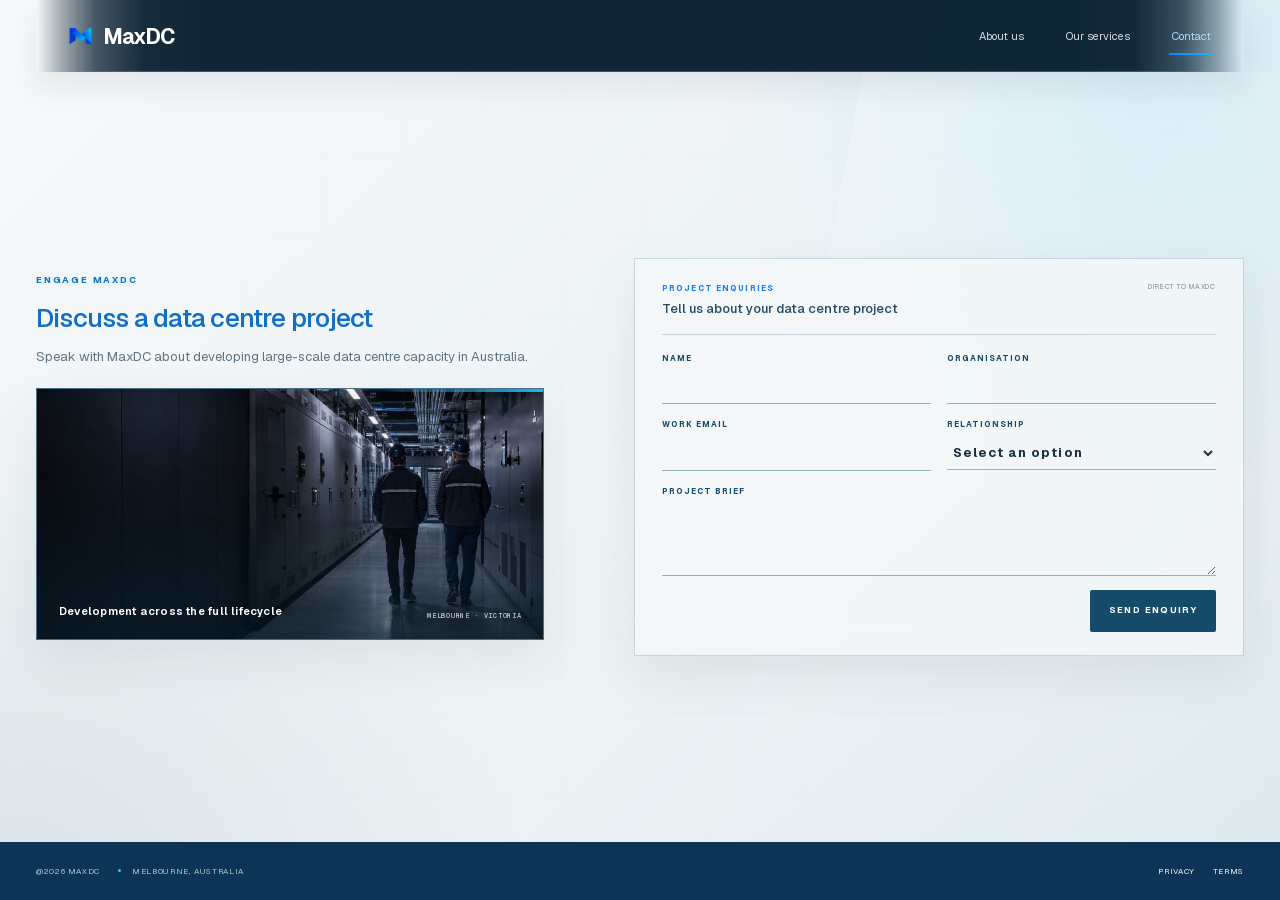
<file: contact.html>
<!DOCTYPE html><html lang="en-AU"><head><meta charSet="utf-8"/><meta name="viewport" content="width=device-width, initial-scale=1"/><link rel="stylesheet" href="/_next/static/css/index.BzcsdZh0.css" data-rsc-css-href="/_next/static/css/index.BzcsdZh0.css" data-precedence="vite-rsc/importer-resources"/><link rel="modulepreload" fetchPriority="low" href="/_next/static/chunks/index-qlt8YJ69.js"/><script src="/_next/static/chunks/rolldown-runtime-C60lm6uB.js" type="module" async=""></script><script src="/_next/static/chunks/framework-D_rUT4EX.js" type="module" async=""></script><script src="/_next/static/chunks/navigation-errors-By4dF-Cc.js" type="module" async=""></script><link rel="modulepreload" href="/_next/static/chunks/layout-segment-context-COuemOHb.js" crossorigin=""/><link rel="modulepreload" href="/_next/static/chunks/page-Dqwxa-e0.js" crossorigin=""/><link rel="modulepreload" href="/_next/static/chunks/site-chrome-BzR-kuTV.js" crossorigin=""/><link rel="modulepreload" href="/_next/static/chunks/site-paths-BZJmXzYL.js" crossorigin=""/><link rel="modulepreload" href="/_next/static/chunks/Icon-BOYp-35j.js" crossorigin=""/><link rel="modulepreload" href="/_next/static/chunks/image-BS4KIl6-.js" crossorigin=""/><title>Data Centre Development Enquiries | MaxDC</title><meta name="description" content="Contact MaxDC to discuss data centre development, grid capacity, planning, campus engineering or project delivery in Australia."/><meta name="application-name" content="MaxDC"/><meta name="keywords" content="MaxDC,Australian data centre development,data centre infrastructure Australia,hyperscale data centre development,power-led data centre projects,Melbourne data centre development,Victoria data centre development,grid-connected data centre campus"/><meta name="author" content="MaxDC"/><link rel="author" href="https://maxdc.com.au"/><meta name="creator" content="MaxDC"/><meta name="publisher" content="MaxDC"/><meta name="category" content="Data centre infrastructure development"/><meta name="robots" content="index, follow"/><meta name="googlebot" content="index, follow, max-image-preview:large, max-snippet:-1, max-video-preview:-1"/><meta property="og:title" content="Data Centre Development Enquiries | MaxDC"/><meta property="og:description" content="Discuss grid capacity, planning, campus engineering and data centre project delivery with MaxDC."/><meta property="og:url" content="https://maxdc.com.au/contact"/><meta property="og:site_name" content="MaxDC"/><meta property="og:type" content="website"/><meta property="og:locale" content="en_AU"/><meta property="og:image" content="https://maxdc.com.au/og.jpg"/><meta property="og:image:width" content="1200"/><meta property="og:image:height" content="630"/><meta property="og:image:alt" content="MaxDC — Australian data centre development"/><meta name="twitter:card" content="summary_large_image"/><meta name="twitter:title" content="MaxDC | Australian Data Centre Development"/><meta name="twitter:description" content="Developing Australia&#x27;s next generation of large-scale, power-led data centre capacity."/><meta name="twitter:image" content="https://maxdc.com.au/og.jpg"/><link rel="shortcut icon" href="/favicon.png?v=5"/><link rel="icon" href="/favicon.png?v=5" type="image/png" sizes="64x64"/><link rel="apple-touch-icon" href="/apple-touch-icon.png?v=1" type="image/png" sizes="180x180"/><link rel="manifest" href="/site.webmanifest"/><link rel="canonical" href="https://maxdc.com.au/contact"/><link rel="alternate" hrefLang="en-AU" href="https://maxdc.com.au/contact"/><script>Object.assign(((self[Symbol.for("vinext.navigationRuntime")]??={bootstrap:{routeManifest:null},functions:{}}).bootstrap.rsc??={rsc:[]}),{params:{},nav:{"pathname":"/contact","searchParams":[]}})</script><link rel="modulepreload" href="/_next/static/chunks/index-qlt8YJ69.js" />
<link rel="preload" href="/_next/static/_vinext_fonts/geist-8ac0455e797f/geist-98bbbccb.woff2" as="font" type="font/woff2" crossorigin />
<link rel="preload" href="/_next/static/_vinext_fonts/geist-mono-00e989178794/geist-mono-013b2f2f.woff2" as="font" type="font/woff2" crossorigin />
<style data-vinext-fonts>/* cyrillic-ext */
@font-face {
  font-family: 'Geist';
  font-style: normal;
  font-weight: 100 900;
  font-display: swap;
  src: url(/_next/static/_vinext_fonts/geist-8ac0455e797f/geist-ff2310f5.woff2) format('woff2');
  unicode-range: U+0460-052F, U+1C80-1C8A, U+20B4, U+2DE0-2DFF, U+A640-A69F, U+FE2E-FE2F;
}
/* cyrillic */
@font-face {
  font-family: 'Geist';
  font-style: normal;
  font-weight: 100 900;
  font-display: swap;
  src: url(/_next/static/_vinext_fonts/geist-8ac0455e797f/geist-875ccdd4.woff2) format('woff2');
  unicode-range: U+0301, U+0400-045F, U+0490-0491, U+04B0-04B1, U+2116;
}
/* vietnamese */
@font-face {
  font-family: 'Geist';
  font-style: normal;
  font-weight: 100 900;
  font-display: swap;
  src: url(/_next/static/_vinext_fonts/geist-8ac0455e797f/geist-52306abf.woff2) format('woff2');
  unicode-range: U+0102-0103, U+0110-0111, U+0128-0129, U+0168-0169, U+01A0-01A1, U+01AF-01B0, U+0300-0301, U+0303-0304, U+0308-0309, U+0323, U+0329, U+1EA0-1EF9, U+20AB;
}
/* latin-ext */
@font-face {
  font-family: 'Geist';
  font-style: normal;
  font-weight: 100 900;
  font-display: swap;
  src: url(/_next/static/_vinext_fonts/geist-8ac0455e797f/geist-001175b1.woff2) format('woff2');
  unicode-range: U+0100-02BA, U+02BD-02C5, U+02C7-02CC, U+02CE-02D7, U+02DD-02FF, U+0304, U+0308, U+0329, U+1D00-1DBF, U+1E00-1E9F, U+1EF2-1EFF, U+2020, U+20A0-20AB, U+20AD-20C0, U+2113, U+2C60-2C7F, U+A720-A7FF;
}
/* latin */
@font-face {
  font-family: 'Geist';
  font-style: normal;
  font-weight: 100 900;
  font-display: swap;
  src: url(/_next/static/_vinext_fonts/geist-8ac0455e797f/geist-98bbbccb.woff2) format('woff2');
  unicode-range: U+0000-00FF, U+0131, U+0152-0153, U+02BB-02BC, U+02C6, U+02DA, U+02DC, U+0304, U+0308, U+0329, U+2000-206F, U+20AC, U+2122, U+2191, U+2193, U+2212, U+2215, U+FEFF, U+FFFD;
}

@font-face {
  font-family: 'Geist Fallback';
  src: local("Arial");
  ascent-override: 95.94%;
  descent-override: 28.16%;
  line-gap-override: 0.00%;
  size-adjust: 104.76%;
}

.__font_geist_19ysh9d { font-family: 'Geist', 'Geist Fallback'; font-style: normal; }

.__variable_geist_19ysh9d { --font-geist-sans: 'Geist', 'Geist Fallback'; }

/* cyrillic-ext */
@font-face {
  font-family: 'Geist Mono';
  font-style: normal;
  font-weight: 100 900;
  font-display: swap;
  src: url(/_next/static/_vinext_fonts/geist-mono-00e989178794/geist-mono-f6b33328.woff2) format('woff2');
  unicode-range: U+0460-052F, U+1C80-1C8A, U+20B4, U+2DE0-2DFF, U+A640-A69F, U+FE2E-FE2F;
}
/* cyrillic */
@font-face {
  font-family: 'Geist Mono';
  font-style: normal;
  font-weight: 100 900;
  font-display: swap;
  src: url(/_next/static/_vinext_fonts/geist-mono-00e989178794/geist-mono-44e03052.woff2) format('woff2');
  unicode-range: U+0301, U+0400-045F, U+0490-0491, U+04B0-04B1, U+2116;
}
/* symbols2 */
@font-face {
  font-family: 'Geist Mono';
  font-style: normal;
  font-weight: 100 900;
  font-display: swap;
  src: url(/_next/static/_vinext_fonts/geist-mono-00e989178794/geist-mono-0638449e.woff2) format('woff2');
  unicode-range: U+2000-2001, U+2004-2008, U+200A, U+23B8-23BD, U+2500-259F;
}
/* vietnamese */
@font-face {
  font-family: 'Geist Mono';
  font-style: normal;
  font-weight: 100 900;
  font-display: swap;
  src: url(/_next/static/_vinext_fonts/geist-mono-00e989178794/geist-mono-971fb274.woff2) format('woff2');
  unicode-range: U+0102-0103, U+0110-0111, U+0128-0129, U+0168-0169, U+01A0-01A1, U+01AF-01B0, U+0300-0301, U+0303-0304, U+0308-0309, U+0323, U+0329, U+1EA0-1EF9, U+20AB;
}
/* latin-ext */
@font-face {
  font-family: 'Geist Mono';
  font-style: normal;
  font-weight: 100 900;
  font-display: swap;
  src: url(/_next/static/_vinext_fonts/geist-mono-00e989178794/geist-mono-44745446.woff2) format('woff2');
  unicode-range: U+0100-02BA, U+02BD-02C5, U+02C7-02CC, U+02CE-02D7, U+02DD-02FF, U+0304, U+0308, U+0329, U+1D00-1DBF, U+1E00-1E9F, U+1EF2-1EFF, U+2020, U+20A0-20AB, U+20AD-20C0, U+2113, U+2C60-2C7F, U+A720-A7FF;
}
/* latin */
@font-face {
  font-family: 'Geist Mono';
  font-style: normal;
  font-weight: 100 900;
  font-display: swap;
  src: url(/_next/static/_vinext_fonts/geist-mono-00e989178794/geist-mono-013b2f2f.woff2) format('woff2');
  unicode-range: U+0000-00FF, U+0131, U+0152-0153, U+02BB-02BC, U+02C6, U+02DA, U+02DC, U+0304, U+0308, U+0329, U+2000-206F, U+20AC, U+2122, U+2191, U+2193, U+2212, U+2215, U+FEFF, U+FFFD;
}

@font-face {
  font-family: 'Geist Mono Fallback';
  src: local("Arial");
  ascent-override: 74.67%;
  descent-override: 21.92%;
  line-gap-override: 0.00%;
  size-adjust: 134.59%;
}

.__font_geist_mono_1001rt9 { font-family: 'Geist Mono', 'Geist Mono Fallback'; font-style: normal; }

.__variable_geist_mono_1001rt9 { --font-geist-mono: 'Geist Mono', 'Geist Mono Fallback'; }
</style>
</head><body class="__variable_geist_19ysh9d __variable_geist_mono_1001rt9 antialiased"><script id="contact-page-schema" type="application/ld+json">{"@context":"https://schema.org","@type":"ContactPage","@id":"https://maxdc.com.au/contact#webpage","url":"https://maxdc.com.au/contact","name":"Data Centre Development Enquiries | MaxDC","description":"Contact MaxDC to discuss data centre development, grid capacity, planning, campus engineering or project delivery in Australia.","isPartOf":{"@id":"https://maxdc.com.au/#website"},"about":{"@id":"https://maxdc.com.au/#organisation"},"inLanguage":"en-AU"}</script><main class="compact-page contact-page"><div class="plain-header"><header class="site-header shell header-solid"><a class="brand" href="/" aria-label="Return to MaxDC homepage"><img src="/maxdc-m-mark-header.webp" alt="" width="29" height="27" loading="eager" fetchPriority="high" decoding="async" class="brand-mark" data-nimg="1"/><span>MaxDC</span></a><nav class="desktop-nav" aria-label="Primary navigation"><a href="/about">About us</a><a href="/services">Our services</a><a href="/contact" aria-current="page">Contact</a></nav><button type="button" tabindex="0" data-base-ui-click-trigger="" id="base-ui-_R_fqpi_" aria-haspopup="dialog" aria-expanded="false" data-slot="sheet-trigger" aria-label="Open navigation" class="mobile-menu-trigger"><svg xmlns="http://www.w3.org/2000/svg" width="24" height="24" viewBox="0 0 24 24" fill="none" stroke="currentColor" stroke-width="2" stroke-linecap="round" stroke-linejoin="round" class="lucide lucide-menu" aria-hidden="true"><path d="M4 5h16"></path><path d="M4 12h16"></path><path d="M4 19h16"></path></svg></button></header></div><section class="contact-compact shell"><div class="contact-context"><p class="eyebrow">Engage MaxDC</p><h1>Discuss a data centre project</h1><p>Speak with MaxDC about developing large-scale data centre capacity in Australia.</p><figure class="contact-visual"><img src="/contact-partnerships-v2.webp" alt="Infrastructure professionals inspecting a modern data centre electrical gallery" loading="eager" fetchPriority="high" decoding="async" data-nimg="fill" style="position:absolute;inset:0;width:100%;height:100%;object-fit:cover"/><figcaption><span>Development across the full lifecycle</span><small>Melbourne · Victoria</small></figcaption></figure></div><div class="contact-form-wrap"><form aria-busy="false"><div class="form-heading"><div><span>Project enquiries</span><strong>Tell us about your data centre project</strong></div><small>Direct to MaxDC</small></div><input class="form-honey" tabindex="-1" autoComplete="off" aria-hidden="true" name="website"/><div class="form-row"><label>Name<input required="" autoComplete="name" name="name"/></label><label>Organisation<input required="" autoComplete="organization" name="company"/></label></div><div class="form-row"><label>Work email<input required="" type="email" autoComplete="email" name="email"/></label><label>Relationship<select required="" name="organisationType"><option value="" disabled="" selected="">Select an option</option><option>Hyperscaler / Cloud Provider</option><option>Data Centre Operator</option><option>Utility / Energy</option><option>Engineering / Construction</option><option>Government / Planning Authority</option><option>Technology / Supply Partner</option><option>Adviser / Consultant</option><option>Other</option></select></label></div><label>Project brief<textarea required="" name="message" rows="3"></textarea></label><button class="button button-blue" type="submit">Send enquiry</button></form></div></section><footer><div class="shell footer-bar"><div class="footer-legal"><span>@2026 MaxDC</span><span>Melbourne, Australia</span></div><div class="footer-links"><a href="/privacy">Privacy</a><a href="/terms">Terms</a></div></div></footer></main><script type="application/ld+json">[{"@context":"https://schema.org","@type":"Organization","@id":"https://maxdc.com.au/#organisation","name":"MaxDC","url":"https://maxdc.com.au","logo":"https://maxdc.com.au/apple-touch-icon.png","description":"Australian developer of large-scale, power-led data centre campuses for cloud, AI and digital infrastructure demand.","areaServed":{"@type":"Country","name":"Australia"},"address":{"@type":"PostalAddress","addressLocality":"Melbourne","addressRegion":"Victoria","addressCountry":"AU"},"contactPoint":{"@type":"ContactPoint","email":"yiting@maxdc.com","contactType":"project enquiries","areaServed":"AU","availableLanguage":"English"},"knowsAbout":["Data centre development","Hyperscale infrastructure","Grid connection strategy","Data centre development management","Planning and approvals","Campus engineering"]},{"@context":"https://schema.org","@type":"WebSite","@id":"https://maxdc.com.au/#website","url":"https://maxdc.com.au","name":"MaxDC","description":"Australian data centre development, from power strategy and planning through campus engineering and delivery readiness.","publisher":{"@id":"https://maxdc.com.au/#organisation"},"inLanguage":"en-AU"}]</script><script type="module" src="/_next/static/chunks/index-qlt8YJ69.js" id="_R_" async=""></script><script>((self[Symbol.for("vinext.navigationRuntime")]??={bootstrap:{routeManifest:null},functions:{}}).bootstrap.rsc??={rsc:[]}).rsc.push("2:I[\"8c0f216c4604\",[],\"Children\",1]\n")</script><script>((self[Symbol.for("vinext.navigationRuntime")]??={bootstrap:{routeManifest:null},functions:{}}).bootstrap.rsc??={rsc:[]}).rsc.push(":HL[\"/_next/static/css/index.BzcsdZh0.css\",\"style\"     ]\n")</script><script>((self[Symbol.for("vinext.navigationRuntime")]??={bootstrap:{routeManifest:null},functions:{}}).bootstrap.rsc??={rsc:[]}).rsc.push("3:T494,")</script><script>((self[Symbol.for("vinext.navigationRuntime")]??={bootstrap:{routeManifest:null},functions:{}}).bootstrap.rsc??={rsc:[]}).rsc.push("[{\"@context\":\"https://schema.org\",\"@type\":\"Organization\",\"@id\":\"https://maxdc.com.au/#organisation\",\"name\":\"MaxDC\",\"url\":\"https://maxdc.com.au\",\"logo\":\"https://maxdc.com.au/apple-touch-icon.png\",\"description\":\"Australian developer of large-scale, power-led data centre campuses for cloud, AI and digital infrastructure demand.\",\"areaServed\":{\"@type\":\"Country\",\"name\":\"Australia\"},\"address\":{\"@type\":\"PostalAddress\",\"addressLocality\":\"Melbourne\",\"addressRegion\":\"Victoria\",\"addressCountry\":\"AU\"},\"contactPoint\":{\"@type\":\"ContactPoint\",\"email\":\"yiting@maxdc.com\",\"contactType\":\"project enquiries\",\"areaServed\":\"AU\",\"availableLanguage\":\"English\"},\"knowsAbout\":[\"Data centre development\",\"Hyperscale infrastructure\",\"Grid connection strategy\",\"Data centre development management\",\"Planning and approvals\",\"Campus engineering\"]},{\"@context\":\"https://schema.org\",\"@type\":\"WebSite\",\"@id\":\"https://maxdc.com.au/#website\",\"url\":\"https://maxdc.com.au\",\"name\":\"MaxDC\",\"description\":\"Australian data centre development, from power strategy and planning through campus engineering and delivery readiness.\",\"publisher\":{\"@id\":\"https://maxdc.com.au/#organisation\"},\"inLanguage\":\"en-AU\"}]")</script><script>((self[Symbol.for("vinext.navigationRuntime")]??={bootstrap:{routeManifest:null},functions:{}}).bootstrap.rsc??={rsc:[]}).rsc.push("0:{\"page:/contact\":\"$L1\",\"layout:/\":[[[\"$\",\"link\",\"css:/_next/static/css/index.BzcsdZh0.css\",{\"rel\":\"stylesheet\",\"precedence\":\"vite-rsc/importer-resources\",\"href\":\"/_next/static/css/index.BzcsdZh0.css\",\"data-rsc-css-href\":\"/_next/static/css/index.BzcsdZh0.css\"}],\"$undefined\"],[\"$\",\"html\",null,{\"lang\":\"en-AU\",\"children\":[\"$\",\"body\",null,{\"className\":\"__variable_geist_19ysh9d __variable_geist_mono_1001rt9 antialiased\",\"children\":[[\"$\",\"$L2\",null,{}],[\"$\",\"script\",null,{\"type\":\"application/ld+json\",\"dangerouslySetInnerHTML\":{\"__html\":\"$3\"}}]]}]}]],\"layout:/contact\":\"$L4\",\"route:/contact\":[[[\"$\",\"meta\",null,{\"charSet\":\"utf-8\"}],[[\"$\",\"title\",\"0\",{\"children\":\"Data Centre Development Enquiries | MaxDC\"}],[\"$\",\"meta\",\"1\",{\"name\":\"description\",\"content\":\"Contact MaxDC to discuss data centre development, grid capacity, planning, campus engineering or project delivery in Australia.\"}],[\"$\",\"meta\",\"2\",{\"name\":\"application-name\",\"content\":\"MaxDC\"}],[\"$\",\"meta\",\"3\",{\"name\":\"keywords\",\"content\":\"MaxDC,Australian data centre development,data centre infrastructure Australia,hyperscale data centre development,power-led data centre projects,Melbourne data centre development,Victoria data centre development,grid-connected data centre campus\"}],[\"$\",\"meta\",\"4\",{\"name\":\"author\",\"content\":\"MaxDC\"}],[\"$\",\"link\",\"5\",{\"rel\":\"author\",\"href\":\"https://maxdc.com.au\"}],[\"$\",\"meta\",\"6\",{\"name\":\"creator\",\"content\":\"MaxDC\"}],[\"$\",\"meta\",\"7\",{\"name\":\"publisher\",\"content\":\"MaxDC\"}],[\"$\",\"meta\",\"8\",{\"name\":\"category\",\"content\":\"Data centre infrastructure development\"}],[\"$\",\"meta\",\"9\",{\"name\":\"robots\",\"content\":\"index, follow\"}],[\"$\",\"meta\",\"10\",{\"name\":\"googlebot\",\"content\":\"index, follow, max-image-preview:large, max-snippet:-1, max-video-preview:-1\"}],[\"$\",\"meta\",\"11\",{\"property\":\"og:title\",\"content\":\"Data Centre Development Enquiries | MaxDC\"}],[\"$\",\"meta\",\"12\",{\"property\":\"og:description\",\"content\":\"Discuss grid capacity, planning, campus engineering and data centre project delivery with MaxDC.\"}],[\"$\",\"meta\",\"13\",{\"property\":\"og:url\",\"content\":\"https://maxdc.com.au/contact\"}],[\"$\",\"meta\",\"14\",{\"property\":\"og:site_name\",\"content\":\"MaxDC\"}],[\"$\",\"meta\",\"15\",{\"property\":\"og:type\",\"content\":\"website\"}],[\"$\",\"meta\",\"16\",{\"property\":\"og:locale\",\"content\":\"en_AU\"}],[\"$\",\"meta\",\"17\",{\"property\":\"og:image\",\"content\":\"https://maxdc.com.au/og.jpg\"}],[\"$\",\"meta\",\"18\",{\"property\":\"og:image:width\",\"content\":\"1200\"}],[\"$\",\"meta\",\"19\",{\"property\":\"og:image:height\",\"content\":\"630\"}],[\"$\",\"meta\",\"20\",{\"property\":\"og:image:alt\",\"content\":\"MaxDC — Australian data centre development\"}],[\"$\",\"meta\",\"21\",{\"name\":\"twitter:card\",\"content\":\"summary_large_image\"}],\"$L5\",\"$L6\",\"$L7\",\"$L8\",\"$L9\",\"$La\",\"$Lb\",\"$Lc\",\"$Ld\"],\"$Le\"],\"$Lf\",null,null],\"__route\":\"route:/contact\",\"__interceptionContext\":null,\"__layoutIds\":[\"layout:/\",\"layout:/contact\"],\"__rootLayout\":\"/\",\"__bfcacheSegmentIdentities\":{\"layout:/\":\"[\\\"layout\\\",\\\"layout:/\\\",\\\"root-boundary:/\\\",\\\"\\\"]\",\"layout:/contact\":\"[\\\"layout\\\",\\\"layout:/contact\\\",\\\"root-boundary:/\\\",\\\"[\\\\\\\"contact\\\\\\\"]\\\"]\",\"page:/contact\":\"[\\\"page\\\",\\\"page:/contact\\\",\\\"root-boundary:/\\\",\\\"[\\\\\\\"contact\\\\\\\"]\\\"]\"},\"__srcPage\":[\"contact\",\"page\"],\"__layoutFlags\":{\"layout:/contact\":\"s\",\"layout:/\":\"s\"},\"__artifactCompatibility\":{\"schemaVersion\":1,\"graphVersion\":\"app-route-graph:318aadd87d565b98\",\"deploymentVersion\":\"8c9e2784-6d76-4eba-af64-fdc5e971a52c\",\"appElementsSchemaVersion\":1,\"rscPayloadSchemaVersion\":1,\"rootBoundaryId\":\"/\",\"renderEpoch\":null}}\n")</script><script>((self[Symbol.for("vinext.navigationRuntime")]??={bootstrap:{routeManifest:null},functions:{}}).bootstrap.rsc??={rsc:[]}).rsc.push("10:I[\"593f344dc510\",[],\"GlobalErrorBoundary\",1]\n")</script><script>((self[Symbol.for("vinext.navigationRuntime")]??={bootstrap:{routeManifest:null},functions:{}}).bootstrap.rsc??={rsc:[]}).rsc.push("11:I[\"0b874ad30386\",[],\"default\",1]\n")</script><script>((self[Symbol.for("vinext.navigationRuntime")]??={bootstrap:{routeManifest:null},functions:{}}).bootstrap.rsc??={rsc:[]}).rsc.push("12:I[\"593f344dc510\",[],\"ErrorBoundary\",1]\n")</script><script>((self[Symbol.for("vinext.navigationRuntime")]??={bootstrap:{routeManifest:null},functions:{}}).bootstrap.rsc??={rsc:[]}).rsc.push("13:I[\"15c18cfaeeff\",[],\"LayoutSegmentProvider\",1]\n")</script><script>((self[Symbol.for("vinext.navigationRuntime")]??={bootstrap:{routeManifest:null},functions:{}}).bootstrap.rsc??={rsc:[]}).rsc.push("14:I[\"8c0f216c4604\",[],\"Slot\",1]\n")</script><script>((self[Symbol.for("vinext.navigationRuntime")]??={bootstrap:{routeManifest:null},functions:{}}).bootstrap.rsc??={rsc:[]}).rsc.push("15:I[\"593f344dc510\",[],\"NotFoundBoundary\",1]\n")</script><script>((self[Symbol.for("vinext.navigationRuntime")]??={bootstrap:{routeManifest:null},functions:{}}).bootstrap.rsc??={rsc:[]}).rsc.push("16:I[\"9276801271d6\",[],\"AppRouterScrollTarget\",1]\n")</script><script>((self[Symbol.for("vinext.navigationRuntime")]??={bootstrap:{routeManifest:null},functions:{}}).bootstrap.rsc??={rsc:[]}).rsc.push("17:I[\"593f344dc510\",[],\"RedirectBoundary\",1]\n")</script><script>((self[Symbol.for("vinext.navigationRuntime")]??={bootstrap:{routeManifest:null},functions:{}}).bootstrap.rsc??={rsc:[]}).rsc.push("5:[\"$\",\"meta\",\"22\",{\"name\":\"twitter:title\",\"content\":\"MaxDC | Australian Data Centre Development\"}]\n")</script><script>((self[Symbol.for("vinext.navigationRuntime")]??={bootstrap:{routeManifest:null},functions:{}}).bootstrap.rsc??={rsc:[]}).rsc.push("6:[\"$\",\"meta\",\"23\",{\"name\":\"twitter:description\",\"content\":\"Developing Australia's next generation of large-scale, power-led data centre capacity.\"}]\n")</script><script>((self[Symbol.for("vinext.navigationRuntime")]??={bootstrap:{routeManifest:null},functions:{}}).bootstrap.rsc??={rsc:[]}).rsc.push("7:[\"$\",\"meta\",\"24\",{\"name\":\"twitter:image\",\"content\":\"https://maxdc.com.au/og.jpg\"}]\n")</script><script>((self[Symbol.for("vinext.navigationRuntime")]??={bootstrap:{routeManifest:null},functions:{}}).bootstrap.rsc??={rsc:[]}).rsc.push("8:[\"$\",\"link\",\"25\",{\"data-vinext-streamed-icon\":\"$undefined\",\"rel\":\"shortcut icon\",\"href\":\"/favicon.png?v=5\",\"type\":\"$undefined\",\"sizes\":\"$undefined\",\"color\":\"$undefined\",\"media\":\"$undefined\",\"fetchPriority\":\"$undefined\"}]\n")</script><script>((self[Symbol.for("vinext.navigationRuntime")]??={bootstrap:{routeManifest:null},functions:{}}).bootstrap.rsc??={rsc:[]}).rsc.push("9:[\"$\",\"link\",\"26\",{\"data-vinext-streamed-icon\":\"$undefined\",\"rel\":\"icon\",\"href\":\"/favicon.png?v=5\",\"type\":\"image/png\",\"sizes\":\"64x64\",\"color\":\"$undefined\",\"media\":\"$undefined\",\"fetchPriority\":\"$undefined\"}]\n")</script><script>((self[Symbol.for("vinext.navigationRuntime")]??={bootstrap:{routeManifest:null},functions:{}}).bootstrap.rsc??={rsc:[]}).rsc.push("a:[\"$\",\"link\",\"27\",{\"data-vinext-streamed-icon\":\"$undefined\",\"rel\":\"apple-touch-icon\",\"href\":\"/apple-touch-icon.png?v=1\",\"type\":\"image/png\",\"sizes\":\"180x180\",\"color\":\"$undefined\",\"media\":\"$undefined\",\"fetchPriority\":\"$undefined\"}]\n")</script><script>((self[Symbol.for("vinext.navigationRuntime")]??={bootstrap:{routeManifest:null},functions:{}}).bootstrap.rsc??={rsc:[]}).rsc.push("b:[\"$\",\"link\",\"28\",{\"rel\":\"manifest\",\"href\":\"/site.webmanifest\"}]\n")</script><script>((self[Symbol.for("vinext.navigationRuntime")]??={bootstrap:{routeManifest:null},functions:{}}).bootstrap.rsc??={rsc:[]}).rsc.push("c:[\"$\",\"link\",\"29\",{\"rel\":\"canonical\",\"href\":\"https://maxdc.com.au/contact\"}]\n")</script><script>((self[Symbol.for("vinext.navigationRuntime")]??={bootstrap:{routeManifest:null},functions:{}}).bootstrap.rsc??={rsc:[]}).rsc.push("d:[\"$\",\"link\",\"30\",{\"rel\":\"alternate\",\"hrefLang\":\"en-AU\",\"href\":\"https://maxdc.com.au/contact\"}]\n")</script><script>((self[Symbol.for("vinext.navigationRuntime")]??={bootstrap:{routeManifest:null},functions:{}}).bootstrap.rsc??={rsc:[]}).rsc.push("e:[[\"$\",\"meta\",\"0\",{\"name\":\"viewport\",\"content\":\"width=device-width, initial-scale=1\"}]]\n")</script><script>((self[Symbol.for("vinext.navigationRuntime")]??={bootstrap:{routeManifest:null},functions:{}}).bootstrap.rsc??={rsc:[]}).rsc.push("f:[\"$\",\"$L10\",null,{\"fallback\":\"$11\",\"children\":[\"$\",\"$L12\",null,{\"fallback\":\"$11\",\"children\":[\"$\",\"$L13\",null,{\"providerId\":\"layout:/\",\"segmentMap\":{\"children\":[\"contact\"]},\"children\":[\"$\",\"$L14\",null,{\"id\":\"layout:/\",\"parallelSlots\":\"$undefined\",\"children\":[\"$\",\"$L15\",null,{\"resetKey\":\"contact\",\"fallback\":[[\"$\",\"title\",null,{\"children\":\"404: This page could not be found.\"}],[\"$\",\"div\",null,{\"style\":{\"fontFamily\":\"system-ui,\\\"Segoe UI\\\",Roboto,Helvetica,Arial,sans-serif,\\\"Apple Color Emoji\\\",\\\"Segoe UI Emoji\\\"\",\"height\":\"100vh\",\"textAlign\":\"center\",\"display\":\"flex\",\"flexDirection\":\"column\",\"alignItems\":\"center\",\"justifyContent\":\"center\"},\"children\":[\"$\",\"div\",null,{\"children\":[[\"$\",\"style\",null,{\"dangerouslySetInnerHTML\":{\"__html\":\"body{color:#000;background:#fff;margin:0}.next-error-h1{border-right:1px solid rgba(0,0,0,.3)}@media (prefers-color-scheme:dark){body{color:#fff;background:#000}.next-error-h1{border-right:1px solid rgba(255,255,255,.3)}}\"}}],[\"$\",\"h1\",null,{\"className\":\"next-error-h1\",\"style\":{\"display\":\"inline-block\",\"margin\":\"0 20px 0 0\",\"padding\":\"0 23px 0 0\",\"fontSize\":24,\"fontWeight\":500,\"verticalAlign\":\"top\",\"lineHeight\":\"49px\"},\"children\":404}],[\"$\",\"div\",null,{\"style\":{\"display\":\"inline-block\"},\"children\":[\"$\",\"h2\",null,{\"style\":{\"fontSize\":14,\"fontWeight\":400,\"lineHeight\":\"49px\",\"margin\":0},\"children\":\"This page could not be found.\"}]}]]}]}]],\"children\":[\"$\",\"$L13\",null,{\"providerId\":\"layout:/contact\",\"segmentMap\":{\"children\":[]},\"children\":[\"$\",\"$L14\",null,{\"id\":\"layout:/contact\",\"parallelSlots\":\"$undefined\",\"children\":[\"$\",\"$L16\",null,{\"children\":[\"$\",\"$L17\",null,{\"children\":[[\"$\",\"$L13\",null,{\"providerId\":\"page:/contact\",\"segmentMap\":{\"children\":[\"__PAGE__\"]},\"children\":[\"$\",\"$L14\",null,{\"id\":\"page:/contact\"}]}],null]}]}]}]}]}]}]}]}]}]\n")</script><script>((self[Symbol.for("vinext.navigationRuntime")]??={bootstrap:{routeManifest:null},functions:{}}).bootstrap.rsc??={rsc:[]}).rsc.push("4:[[\"$\",\"script\",null,{\"id\":\"contact-page-schema\",\"type\":\"application/ld+json\",\"dangerouslySetInnerHTML\":{\"__html\":\"{\\\"@context\\\":\\\"https://schema.org\\\",\\\"@type\\\":\\\"ContactPage\\\",\\\"@id\\\":\\\"https://maxdc.com.au/contact#webpage\\\",\\\"url\\\":\\\"https://maxdc.com.au/contact\\\",\\\"name\\\":\\\"Data Centre Development Enquiries | MaxDC\\\",\\\"description\\\":\\\"Contact MaxDC to discuss data centre development, grid capacity, planning, campus engineering or project delivery in Australia.\\\",\\\"isPartOf\\\":{\\\"@id\\\":\\\"https://maxdc.com.au/#website\\\"},\\\"about\\\":{\\\"@id\\\":\\\"https://maxdc.com.au/#organisation\\\"},\\\"inLanguage\\\":\\\"en-AU\\\"}\"}}],[\"$\",\"$L2\",null,{}]]\n")</script><script>((self[Symbol.for("vinext.navigationRuntime")]??={bootstrap:{routeManifest:null},functions:{}}).bootstrap.rsc??={rsc:[]}).rsc.push("18:I[\"4e07333fa9b7\",[],\"default\",1]\n")</script><script>((self[Symbol.for("vinext.navigationRuntime")]??={bootstrap:{routeManifest:null},functions:{}}).bootstrap.rsc??={rsc:[]}).rsc.push("1:[\"$\",\"$L18\",null,{\"params\":\"$@19\",\"searchParams\":\"$@1a\"}]\n")</script><script>((self[Symbol.for("vinext.navigationRuntime")]??={bootstrap:{routeManifest:null},functions:{}}).bootstrap.rsc??={rsc:[]}).rsc.push("19:{}\n")</script><script>((self[Symbol.for("vinext.navigationRuntime")]??={bootstrap:{routeManifest:null},functions:{}}).bootstrap.rsc??={rsc:[]}).rsc.push("1a:{}\n")</script><script>Object.assign(((self[Symbol.for("vinext.navigationRuntime")]??={bootstrap:{routeManifest:null},functions:{}}).bootstrap.rsc??={rsc:[]}),{"initialCacheKind":"static"});((self[Symbol.for("vinext.navigationRuntime")]??={bootstrap:{routeManifest:null},functions:{}}).bootstrap.rsc??={rsc:[]}).done=true</script></body></html>
</file>
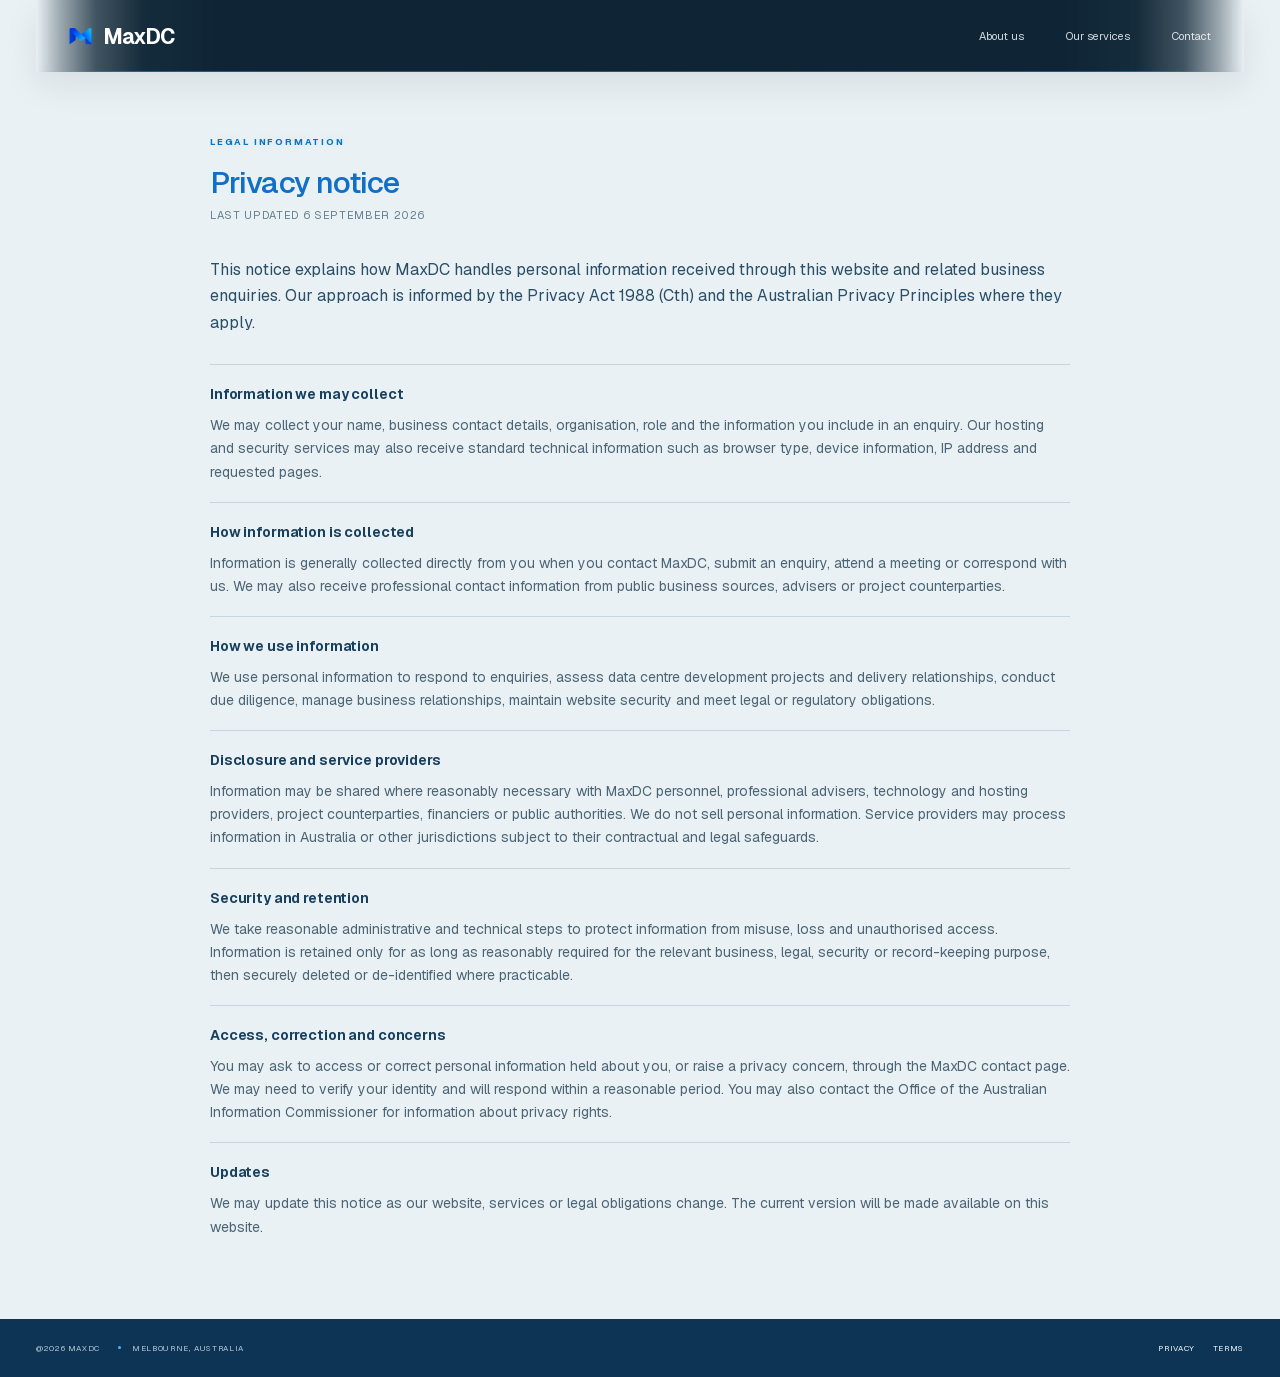
<file: privacy.html>
<!DOCTYPE html><html lang="en-AU"><head><meta charSet="utf-8"/><meta name="viewport" content="width=device-width, initial-scale=1"/><link rel="stylesheet" href="/_next/static/css/index.BzcsdZh0.css" data-rsc-css-href="/_next/static/css/index.BzcsdZh0.css" data-precedence="vite-rsc/importer-resources"/><link rel="modulepreload" fetchPriority="low" href="/_next/static/chunks/index-qlt8YJ69.js"/><script src="/_next/static/chunks/rolldown-runtime-C60lm6uB.js" type="module" async=""></script><script src="/_next/static/chunks/framework-D_rUT4EX.js" type="module" async=""></script><script src="/_next/static/chunks/navigation-errors-By4dF-Cc.js" type="module" async=""></script><link rel="modulepreload" href="/_next/static/chunks/layout-segment-context-COuemOHb.js" crossorigin=""/><link rel="modulepreload" href="/_next/static/chunks/site-chrome-BzR-kuTV.js" crossorigin=""/><link rel="modulepreload" href="/_next/static/chunks/site-paths-BZJmXzYL.js" crossorigin=""/><link rel="modulepreload" href="/_next/static/chunks/Icon-BOYp-35j.js" crossorigin=""/><link rel="modulepreload" href="/_next/static/chunks/image-BS4KIl6-.js" crossorigin=""/><title>Privacy notice | MaxDC</title><meta name="description" content="How MaxDC handles personal information received through this website and related business enquiries."/><meta name="application-name" content="MaxDC"/><meta name="keywords" content="MaxDC,Australian data centre development,data centre infrastructure Australia,hyperscale data centre development,power-led data centre projects,Melbourne data centre development,Victoria data centre development,grid-connected data centre campus"/><meta name="author" content="MaxDC"/><link rel="author" href="https://maxdc.com.au"/><meta name="creator" content="MaxDC"/><meta name="publisher" content="MaxDC"/><meta name="category" content="Data centre infrastructure development"/><meta name="robots" content="noindex, follow"/><meta property="og:title" content="MaxDC | Australian Data Centre Development"/><meta property="og:description" content="Developing Australia&#x27;s next generation of large-scale, power-led data centre capacity."/><meta property="og:url" content="https://maxdc.com.au"/><meta property="og:site_name" content="MaxDC"/><meta property="og:type" content="website"/><meta property="og:locale" content="en_AU"/><meta property="og:image" content="https://maxdc.com.au/og.jpg"/><meta property="og:image:width" content="1200"/><meta property="og:image:height" content="630"/><meta property="og:image:alt" content="MaxDC — Australian data centre development"/><meta name="twitter:card" content="summary_large_image"/><meta name="twitter:title" content="MaxDC | Australian Data Centre Development"/><meta name="twitter:description" content="Developing Australia&#x27;s next generation of large-scale, power-led data centre capacity."/><meta name="twitter:image" content="https://maxdc.com.au/og.jpg"/><link rel="shortcut icon" href="/favicon.png?v=5"/><link rel="icon" href="/favicon.png?v=5" type="image/png" sizes="64x64"/><link rel="apple-touch-icon" href="/apple-touch-icon.png?v=1" type="image/png" sizes="180x180"/><link rel="manifest" href="/site.webmanifest"/><link rel="canonical" href="https://maxdc.com.au/privacy"/><script>Object.assign(((self[Symbol.for("vinext.navigationRuntime")]??={bootstrap:{routeManifest:null},functions:{}}).bootstrap.rsc??={rsc:[]}),{params:{},nav:{"pathname":"/privacy","searchParams":[]}})</script><link rel="modulepreload" href="/_next/static/chunks/index-qlt8YJ69.js" />
<link rel="preload" href="/_next/static/_vinext_fonts/geist-8ac0455e797f/geist-98bbbccb.woff2" as="font" type="font/woff2" crossorigin />
<link rel="preload" href="/_next/static/_vinext_fonts/geist-mono-00e989178794/geist-mono-013b2f2f.woff2" as="font" type="font/woff2" crossorigin />
<style data-vinext-fonts>/* cyrillic-ext */
@font-face {
  font-family: 'Geist';
  font-style: normal;
  font-weight: 100 900;
  font-display: swap;
  src: url(/_next/static/_vinext_fonts/geist-8ac0455e797f/geist-ff2310f5.woff2) format('woff2');
  unicode-range: U+0460-052F, U+1C80-1C8A, U+20B4, U+2DE0-2DFF, U+A640-A69F, U+FE2E-FE2F;
}
/* cyrillic */
@font-face {
  font-family: 'Geist';
  font-style: normal;
  font-weight: 100 900;
  font-display: swap;
  src: url(/_next/static/_vinext_fonts/geist-8ac0455e797f/geist-875ccdd4.woff2) format('woff2');
  unicode-range: U+0301, U+0400-045F, U+0490-0491, U+04B0-04B1, U+2116;
}
/* vietnamese */
@font-face {
  font-family: 'Geist';
  font-style: normal;
  font-weight: 100 900;
  font-display: swap;
  src: url(/_next/static/_vinext_fonts/geist-8ac0455e797f/geist-52306abf.woff2) format('woff2');
  unicode-range: U+0102-0103, U+0110-0111, U+0128-0129, U+0168-0169, U+01A0-01A1, U+01AF-01B0, U+0300-0301, U+0303-0304, U+0308-0309, U+0323, U+0329, U+1EA0-1EF9, U+20AB;
}
/* latin-ext */
@font-face {
  font-family: 'Geist';
  font-style: normal;
  font-weight: 100 900;
  font-display: swap;
  src: url(/_next/static/_vinext_fonts/geist-8ac0455e797f/geist-001175b1.woff2) format('woff2');
  unicode-range: U+0100-02BA, U+02BD-02C5, U+02C7-02CC, U+02CE-02D7, U+02DD-02FF, U+0304, U+0308, U+0329, U+1D00-1DBF, U+1E00-1E9F, U+1EF2-1EFF, U+2020, U+20A0-20AB, U+20AD-20C0, U+2113, U+2C60-2C7F, U+A720-A7FF;
}
/* latin */
@font-face {
  font-family: 'Geist';
  font-style: normal;
  font-weight: 100 900;
  font-display: swap;
  src: url(/_next/static/_vinext_fonts/geist-8ac0455e797f/geist-98bbbccb.woff2) format('woff2');
  unicode-range: U+0000-00FF, U+0131, U+0152-0153, U+02BB-02BC, U+02C6, U+02DA, U+02DC, U+0304, U+0308, U+0329, U+2000-206F, U+20AC, U+2122, U+2191, U+2193, U+2212, U+2215, U+FEFF, U+FFFD;
}

@font-face {
  font-family: 'Geist Fallback';
  src: local("Arial");
  ascent-override: 95.94%;
  descent-override: 28.16%;
  line-gap-override: 0.00%;
  size-adjust: 104.76%;
}

.__font_geist_19ysh9d { font-family: 'Geist', 'Geist Fallback'; font-style: normal; }

.__variable_geist_19ysh9d { --font-geist-sans: 'Geist', 'Geist Fallback'; }

/* cyrillic-ext */
@font-face {
  font-family: 'Geist Mono';
  font-style: normal;
  font-weight: 100 900;
  font-display: swap;
  src: url(/_next/static/_vinext_fonts/geist-mono-00e989178794/geist-mono-f6b33328.woff2) format('woff2');
  unicode-range: U+0460-052F, U+1C80-1C8A, U+20B4, U+2DE0-2DFF, U+A640-A69F, U+FE2E-FE2F;
}
/* cyrillic */
@font-face {
  font-family: 'Geist Mono';
  font-style: normal;
  font-weight: 100 900;
  font-display: swap;
  src: url(/_next/static/_vinext_fonts/geist-mono-00e989178794/geist-mono-44e03052.woff2) format('woff2');
  unicode-range: U+0301, U+0400-045F, U+0490-0491, U+04B0-04B1, U+2116;
}
/* symbols2 */
@font-face {
  font-family: 'Geist Mono';
  font-style: normal;
  font-weight: 100 900;
  font-display: swap;
  src: url(/_next/static/_vinext_fonts/geist-mono-00e989178794/geist-mono-0638449e.woff2) format('woff2');
  unicode-range: U+2000-2001, U+2004-2008, U+200A, U+23B8-23BD, U+2500-259F;
}
/* vietnamese */
@font-face {
  font-family: 'Geist Mono';
  font-style: normal;
  font-weight: 100 900;
  font-display: swap;
  src: url(/_next/static/_vinext_fonts/geist-mono-00e989178794/geist-mono-971fb274.woff2) format('woff2');
  unicode-range: U+0102-0103, U+0110-0111, U+0128-0129, U+0168-0169, U+01A0-01A1, U+01AF-01B0, U+0300-0301, U+0303-0304, U+0308-0309, U+0323, U+0329, U+1EA0-1EF9, U+20AB;
}
/* latin-ext */
@font-face {
  font-family: 'Geist Mono';
  font-style: normal;
  font-weight: 100 900;
  font-display: swap;
  src: url(/_next/static/_vinext_fonts/geist-mono-00e989178794/geist-mono-44745446.woff2) format('woff2');
  unicode-range: U+0100-02BA, U+02BD-02C5, U+02C7-02CC, U+02CE-02D7, U+02DD-02FF, U+0304, U+0308, U+0329, U+1D00-1DBF, U+1E00-1E9F, U+1EF2-1EFF, U+2020, U+20A0-20AB, U+20AD-20C0, U+2113, U+2C60-2C7F, U+A720-A7FF;
}
/* latin */
@font-face {
  font-family: 'Geist Mono';
  font-style: normal;
  font-weight: 100 900;
  font-display: swap;
  src: url(/_next/static/_vinext_fonts/geist-mono-00e989178794/geist-mono-013b2f2f.woff2) format('woff2');
  unicode-range: U+0000-00FF, U+0131, U+0152-0153, U+02BB-02BC, U+02C6, U+02DA, U+02DC, U+0304, U+0308, U+0329, U+2000-206F, U+20AC, U+2122, U+2191, U+2193, U+2212, U+2215, U+FEFF, U+FFFD;
}

@font-face {
  font-family: 'Geist Mono Fallback';
  src: local("Arial");
  ascent-override: 74.67%;
  descent-override: 21.92%;
  line-gap-override: 0.00%;
  size-adjust: 134.59%;
}

.__font_geist_mono_1001rt9 { font-family: 'Geist Mono', 'Geist Mono Fallback'; font-style: normal; }

.__variable_geist_mono_1001rt9 { --font-geist-mono: 'Geist Mono', 'Geist Mono Fallback'; }
</style>
</head><body class="__variable_geist_19ysh9d __variable_geist_mono_1001rt9 antialiased"><main><div class="plain-header"><header class="site-header shell header-solid"><a class="brand" href="/" aria-label="Return to MaxDC homepage"><img src="/maxdc-m-mark-header.webp" alt="" width="29" height="27" loading="eager" fetchPriority="high" decoding="async" class="brand-mark" data-nimg="1"/><span>MaxDC</span></a><nav class="desktop-nav" aria-label="Primary navigation"><a href="/about">About us</a><a href="/services">Our services</a><a href="/contact">Contact</a></nav><button type="button" tabindex="0" data-base-ui-click-trigger="" id="base-ui-_R_3uli_" aria-haspopup="dialog" aria-expanded="false" data-slot="sheet-trigger" aria-label="Open navigation" class="mobile-menu-trigger"><svg xmlns="http://www.w3.org/2000/svg" width="24" height="24" viewBox="0 0 24 24" fill="none" stroke="currentColor" stroke-width="2" stroke-linecap="round" stroke-linejoin="round" class="lucide lucide-menu" aria-hidden="true"><path d="M4 5h16"></path><path d="M4 12h16"></path><path d="M4 19h16"></path></svg></button></header></div><article class="legal shell section"><p class="eyebrow">Legal information</p><h1>Privacy notice</h1><p class="legal-date">Last updated 6 September 2026</p><div class="legal-copy"><p class="legal-intro">This notice explains how MaxDC handles personal information received through this website and related business enquiries. Our approach is informed by the Privacy Act 1988 (Cth) and the Australian Privacy Principles where they apply.</p><section><h2>Information we may collect</h2><p>We may collect your name, business contact details, organisation, role and the information you include in an enquiry. Our hosting and security services may also receive standard technical information such as browser type, device information, IP address and requested pages.</p></section><section><h2>How information is collected</h2><p>Information is generally collected directly from you when you contact MaxDC, submit an enquiry, attend a meeting or correspond with us. We may also receive professional contact information from public business sources, advisers or project counterparties.</p></section><section><h2>How we use information</h2><p>We use personal information to respond to enquiries, assess data centre development projects and delivery relationships, conduct due diligence, manage business relationships, maintain website security and meet legal or regulatory obligations.</p></section><section><h2>Disclosure and service providers</h2><p>Information may be shared where reasonably necessary with MaxDC personnel, professional advisers, technology and hosting providers, project counterparties, financiers or public authorities. We do not sell personal information. Service providers may process information in Australia or other jurisdictions subject to their contractual and legal safeguards.</p></section><section><h2>Security and retention</h2><p>We take reasonable administrative and technical steps to protect information from misuse, loss and unauthorised access. Information is retained only for as long as reasonably required for the relevant business, legal, security or record-keeping purpose, then securely deleted or de-identified where practicable.</p></section><section><h2>Access, correction and concerns</h2><p>You may ask to access or correct personal information held about you, or raise a privacy concern, through the MaxDC contact page. We may need to verify your identity and will respond within a reasonable period. You may also contact the Office of the Australian Information Commissioner for information about privacy rights.</p></section><section><h2>Updates</h2><p>We may update this notice as our website, services or legal obligations change. The current version will be made available on this website.</p></section></div></article><footer><div class="shell footer-bar"><div class="footer-legal"><span>@2026 MaxDC</span><span>Melbourne, Australia</span></div><div class="footer-links"><a href="/privacy">Privacy</a><a href="/terms">Terms</a></div></div></footer></main><script type="application/ld+json">[{"@context":"https://schema.org","@type":"Organization","@id":"https://maxdc.com.au/#organisation","name":"MaxDC","url":"https://maxdc.com.au","logo":"https://maxdc.com.au/apple-touch-icon.png","description":"Australian developer of large-scale, power-led data centre campuses for cloud, AI and digital infrastructure demand.","areaServed":{"@type":"Country","name":"Australia"},"address":{"@type":"PostalAddress","addressLocality":"Melbourne","addressRegion":"Victoria","addressCountry":"AU"},"contactPoint":{"@type":"ContactPoint","email":"yiting@maxdc.com","contactType":"project enquiries","areaServed":"AU","availableLanguage":"English"},"knowsAbout":["Data centre development","Hyperscale infrastructure","Grid connection strategy","Data centre development management","Planning and approvals","Campus engineering"]},{"@context":"https://schema.org","@type":"WebSite","@id":"https://maxdc.com.au/#website","url":"https://maxdc.com.au","name":"MaxDC","description":"Australian data centre development, from power strategy and planning through campus engineering and delivery readiness.","publisher":{"@id":"https://maxdc.com.au/#organisation"},"inLanguage":"en-AU"}]</script><script type="module" src="/_next/static/chunks/index-qlt8YJ69.js" id="_R_" async=""></script><script>((self[Symbol.for("vinext.navigationRuntime")]??={bootstrap:{routeManifest:null},functions:{}}).bootstrap.rsc??={rsc:[]}).rsc.push("0:{\"page:/privacy\":\"$L1\",\"layout:/\":\"$L2\",\"route:/privacy\":\"$L3\",\"__route\":\"route:/privacy\",\"__interceptionContext\":null,\"__layoutIds\":[\"layout:/\"],\"__rootLayout\":\"/\",\"__bfcacheSegmentIdentities\":{\"layout:/\":\"[\\\"layout\\\",\\\"layout:/\\\",\\\"root-boundary:/\\\",\\\"\\\"]\",\"page:/privacy\":\"[\\\"page\\\",\\\"page:/privacy\\\",\\\"root-boundary:/\\\",\\\"[\\\\\\\"privacy\\\\\\\"]\\\"]\"},\"__srcPage\":[\"privacy\",\"page\"],\"__layoutFlags\":{\"layout:/\":\"s\"},\"__artifactCompatibility\":{\"schemaVersion\":1,\"graphVersion\":\"app-route-graph:cafd66b895952518\",\"deploymentVersion\":\"8c9e2784-6d76-4eba-af64-fdc5e971a52c\",\"appElementsSchemaVersion\":1,\"rscPayloadSchemaVersion\":1,\"rootBoundaryId\":\"/\",\"renderEpoch\":null}}\n")</script><script>((self[Symbol.for("vinext.navigationRuntime")]??={bootstrap:{routeManifest:null},functions:{}}).bootstrap.rsc??={rsc:[]}).rsc.push("4:I[\"8c0f216c4604\",[],\"Children\",1]\n")</script><script>((self[Symbol.for("vinext.navigationRuntime")]??={bootstrap:{routeManifest:null},functions:{}}).bootstrap.rsc??={rsc:[]}).rsc.push("6:I[\"593f344dc510\",[],\"GlobalErrorBoundary\",1]\n")</script><script>((self[Symbol.for("vinext.navigationRuntime")]??={bootstrap:{routeManifest:null},functions:{}}).bootstrap.rsc??={rsc:[]}).rsc.push("7:I[\"0b874ad30386\",[],\"default\",1]\n")</script><script>((self[Symbol.for("vinext.navigationRuntime")]??={bootstrap:{routeManifest:null},functions:{}}).bootstrap.rsc??={rsc:[]}).rsc.push("8:I[\"593f344dc510\",[],\"ErrorBoundary\",1]\n")</script><script>((self[Symbol.for("vinext.navigationRuntime")]??={bootstrap:{routeManifest:null},functions:{}}).bootstrap.rsc??={rsc:[]}).rsc.push("9:I[\"15c18cfaeeff\",[],\"LayoutSegmentProvider\",1]\n")</script><script>((self[Symbol.for("vinext.navigationRuntime")]??={bootstrap:{routeManifest:null},functions:{}}).bootstrap.rsc??={rsc:[]}).rsc.push("a:I[\"8c0f216c4604\",[],\"Slot\",1]\n")</script><script>((self[Symbol.for("vinext.navigationRuntime")]??={bootstrap:{routeManifest:null},functions:{}}).bootstrap.rsc??={rsc:[]}).rsc.push("b:I[\"593f344dc510\",[],\"NotFoundBoundary\",1]\n")</script><script>((self[Symbol.for("vinext.navigationRuntime")]??={bootstrap:{routeManifest:null},functions:{}}).bootstrap.rsc??={rsc:[]}).rsc.push("c:I[\"9276801271d6\",[],\"AppRouterScrollTarget\",1]\n")</script><script>((self[Symbol.for("vinext.navigationRuntime")]??={bootstrap:{routeManifest:null},functions:{}}).bootstrap.rsc??={rsc:[]}).rsc.push(":HL[\"/_next/static/css/index.BzcsdZh0.css\",\"style\"     ]\n")</script><script>((self[Symbol.for("vinext.navigationRuntime")]??={bootstrap:{routeManifest:null},functions:{}}).bootstrap.rsc??={rsc:[]}).rsc.push("5:T494,")</script><script>((self[Symbol.for("vinext.navigationRuntime")]??={bootstrap:{routeManifest:null},functions:{}}).bootstrap.rsc??={rsc:[]}).rsc.push("[{\"@context\":\"https://schema.org\",\"@type\":\"Organization\",\"@id\":\"https://maxdc.com.au/#organisation\",\"name\":\"MaxDC\",\"url\":\"https://maxdc.com.au\",\"logo\":\"https://maxdc.com.au/apple-touch-icon.png\",\"description\":\"Australian developer of large-scale, power-led data centre campuses for cloud, AI and digital infrastructure demand.\",\"areaServed\":{\"@type\":\"Country\",\"name\":\"Australia\"},\"address\":{\"@type\":\"PostalAddress\",\"addressLocality\":\"Melbourne\",\"addressRegion\":\"Victoria\",\"addressCountry\":\"AU\"},\"contactPoint\":{\"@type\":\"ContactPoint\",\"email\":\"yiting@maxdc.com\",\"contactType\":\"project enquiries\",\"areaServed\":\"AU\",\"availableLanguage\":\"English\"},\"knowsAbout\":[\"Data centre development\",\"Hyperscale infrastructure\",\"Grid connection strategy\",\"Data centre development management\",\"Planning and approvals\",\"Campus engineering\"]},{\"@context\":\"https://schema.org\",\"@type\":\"WebSite\",\"@id\":\"https://maxdc.com.au/#website\",\"url\":\"https://maxdc.com.au\",\"name\":\"MaxDC\",\"description\":\"Australian data centre development, from power strategy and planning through campus engineering and delivery readiness.\",\"publisher\":{\"@id\":\"https://maxdc.com.au/#organisation\"},\"inLanguage\":\"en-AU\"}]")</script><script>((self[Symbol.for("vinext.navigationRuntime")]??={bootstrap:{routeManifest:null},functions:{}}).bootstrap.rsc??={rsc:[]}).rsc.push("2:[[[\"$\",\"link\",\"css:/_next/static/css/index.BzcsdZh0.css\",{\"rel\":\"stylesheet\",\"precedence\":\"vite-rsc/importer-resources\",\"href\":\"/_next/static/css/index.BzcsdZh0.css\",\"data-rsc-css-href\":\"/_next/static/css/index.BzcsdZh0.css\"}],\"$undefined\"],[\"$\",\"html\",null,{\"lang\":\"en-AU\",\"children\":[\"$\",\"body\",null,{\"className\":\"__variable_geist_19ysh9d __variable_geist_mono_1001rt9 antialiased\",\"children\":[[\"$\",\"$L4\",null,{}],[\"$\",\"script\",null,{\"type\":\"application/ld+json\",\"dangerouslySetInnerHTML\":{\"__html\":\"$5\"}}]]}]}]]\n")</script><script>((self[Symbol.for("vinext.navigationRuntime")]??={bootstrap:{routeManifest:null},functions:{}}).bootstrap.rsc??={rsc:[]}).rsc.push("3:[[[\"$\",\"meta\",null,{\"charSet\":\"utf-8\"}],[[\"$\",\"title\",\"0\",{\"children\":\"Privacy notice | MaxDC\"}],[\"$\",\"meta\",\"1\",{\"name\":\"description\",\"content\":\"How MaxDC handles personal information received through this website and related business enquiries.\"}],[\"$\",\"meta\",\"2\",{\"name\":\"application-name\",\"content\":\"MaxDC\"}],[\"$\",\"meta\",\"3\",{\"name\":\"keywords\",\"content\":\"MaxDC,Australian data centre development,data centre infrastructure Australia,hyperscale data centre development,power-led data centre projects,Melbourne data centre development,Victoria data centre development,grid-connected data centre campus\"}],[\"$\",\"meta\",\"4\",{\"name\":\"author\",\"content\":\"MaxDC\"}],[\"$\",\"link\",\"5\",{\"rel\":\"author\",\"href\":\"https://maxdc.com.au\"}],[\"$\",\"meta\",\"6\",{\"name\":\"creator\",\"content\":\"MaxDC\"}],[\"$\",\"meta\",\"7\",{\"name\":\"publisher\",\"content\":\"MaxDC\"}],[\"$\",\"meta\",\"8\",{\"name\":\"category\",\"content\":\"Data centre infrastructure development\"}],[\"$\",\"meta\",\"9\",{\"name\":\"robots\",\"content\":\"noindex, follow\"}],[\"$\",\"meta\",\"10\",{\"property\":\"og:title\",\"content\":\"MaxDC | Australian Data Centre Development\"}],[\"$\",\"meta\",\"11\",{\"property\":\"og:description\",\"content\":\"Developing Australia's next generation of large-scale, power-led data centre capacity.\"}],[\"$\",\"meta\",\"12\",{\"property\":\"og:url\",\"content\":\"https://maxdc.com.au\"}],[\"$\",\"meta\",\"13\",{\"property\":\"og:site_name\",\"content\":\"MaxDC\"}],[\"$\",\"meta\",\"14\",{\"property\":\"og:type\",\"content\":\"website\"}],[\"$\",\"meta\",\"15\",{\"property\":\"og:locale\",\"content\":\"en_AU\"}],[\"$\",\"meta\",\"16\",{\"property\":\"og:image\",\"content\":\"https://maxdc.com.au/og.jpg\"}],[\"$\",\"meta\",\"17\",{\"property\":\"og:image:width\",\"content\":\"1200\"}],[\"$\",\"meta\",\"18\",{\"property\":\"og:image:height\",\"content\":\"630\"}],[\"$\",\"meta\",\"19\",{\"property\":\"og:image:alt\",\"content\":\"MaxDC — Australian data centre development\"}],[\"$\",\"meta\",\"20\",{\"name\":\"twitter:card\",\"content\":\"summary_large_image\"}],[\"$\",\"meta\",\"21\",{\"name\":\"twitter:title\",\"content\":\"MaxDC | Australian Data Centre Development\"}],[\"$\",\"meta\",\"22\",{\"name\":\"twitter:description\",\"content\":\"Developing Australia's next generation of large-scale, power-led data centre capacity.\"}],[\"$\",\"meta\",\"23\",{\"name\":\"twitter:image\",\"content\":\"https://maxdc.com.au/og.jpg\"}],[\"$\",\"link\",\"24\",{\"data-vinext-streamed-icon\":\"$undefined\",\"rel\":\"shortcut icon\",\"href\":\"/favicon.png?v=5\",\"type\":\"$undefined\",\"sizes\":\"$undefined\",\"color\":\"$undefined\",\"media\":\"$undefined\",\"fetchPriority\":\"$undefined\"}],[\"$\",\"link\",\"25\",{\"data-vinext-streamed-icon\":\"$undefined\",\"rel\":\"icon\",\"href\":\"/favicon.png?v=5\",\"type\":\"image/png\",\"sizes\":\"64x64\",\"color\":\"$undefined\",\"media\":\"$undefined\",\"fetchPriority\":\"$undefined\"}],[\"$\",\"link\",\"26\",{\"data-vinext-streamed-icon\":\"$undefined\",\"rel\":\"apple-touch-icon\",\"href\":\"/apple-touch-icon.png?v=1\",\"type\":\"image/png\",\"sizes\":\"180x180\",\"color\":\"$undefined\",\"media\":\"$undefined\",\"fetchPriority\":\"$undefined\"}],[\"$\",\"link\",\"27\",{\"rel\":\"manifest\",\"href\":\"/site.webmanifest\"}],[\"$\",\"link\",\"28\",{\"rel\":\"canonical\",\"href\":\"https://maxdc.com.au/privacy\"}]],[[\"$\",\"meta\",\"0\",{\"name\":\"viewport\",\"content\":\"width=device-width, initial-scale=1\"}]]],[\"$\",\"$L6\",null,{\"fallback\":\"$7\",\"children\":[\"$\",\"$L8\",null,{\"fallback\":\"$7\",\"children\":[\"$\",\"$L9\",null,{\"providerId\":\"layout:/\",\"segmentMap\":{\"children\":[\"privacy\"]},\"children\":[\"$\",\"$La\",null,{\"id\":\"layout:/\",\"parallelSlots\":\"$undefined\",\"children\":[\"$\",\"$Lb\",null,{\"resetKey\":\"privacy\",\"fallback\":[[\"$\",\"title\",null,{\"children\":\"404: This page could not be found.\"}],[\"$\",\"div\",null,{\"style\":{\"fontFamily\":\"system-ui,\\\"Segoe UI\\\",Roboto,Helvetica,Arial,sans-serif,\\\"Apple Color Emoji\\\",\\\"Segoe UI Emoji\\\"\",\"height\":\"100vh\",\"textAlign\":\"center\",\"display\":\"flex\",\"flexDirection\":\"column\",\"alignItems\":\"center\",\"justifyContent\":\"center\"},\"children\":[\"$\",\"div\",null,{\"children\":[[\"$\",\"style\",null,{\"dangerouslySetInnerHTML\":{\"__html\":\"body{color:#000;background:#fff;margin:0}.next-error-h1{border-right:1px solid rgba(0,0,0,.3)}@media (prefers-color-scheme:dark){body{color:#fff;background:#000}.next-error-h1{border-right:1px solid rgba(255,255,255,.3)}}\"}}],[\"$\",\"h1\",null,{\"className\":\"next-error-h1\",\"style\":{\"display\":\"inline-block\",\"margin\":\"0 20px 0 0\",\"padding\":\"0 23px 0 0\",\"fontSize\":24,\"fontWeight\":500,\"verticalAlign\":\"top\",\"lineHeight\":\"49px\"},\"children\":404}],[\"$\",\"div\",null,{\"style\":{\"display\":\"inline-block\"},\"children\":[\"$\",\"h2\",null,{\"style\":{\"fontSize\":14,\"fontWeight\":400,\"lineHeight\":\"49px\",\"margin\":0},\"children\":\"This page could not be found.\"}]}]]}]}]],\"children\":[\"$\",\"$Lc\",null,{\"children\":\"$Ld\"}]}]}]}]}]}],null,null]\n")</script><script>((self[Symbol.for("vinext.navigationRuntime")]??={bootstrap:{routeManifest:null},functions:{}}).bootstrap.rsc??={rsc:[]}).rsc.push("e:I[\"593f344dc510\",[],\"RedirectBoundary\",1]\n")</script><script>((self[Symbol.for("vinext.navigationRuntime")]??={bootstrap:{routeManifest:null},functions:{}}).bootstrap.rsc??={rsc:[]}).rsc.push("d:[\"$\",\"$Le\",null,{\"children\":[[\"$\",\"$L9\",null,{\"providerId\":\"page:/privacy\",\"segmentMap\":{\"children\":[\"__PAGE__\"]},\"children\":[\"$\",\"$La\",null,{\"id\":\"page:/privacy\"}]}],null]}]\n")</script><script>((self[Symbol.for("vinext.navigationRuntime")]??={bootstrap:{routeManifest:null},functions:{}}).bootstrap.rsc??={rsc:[]}).rsc.push("f:I[\"4715d14f82e4\",[],\"SiteHeader\",1]\n")</script><script>((self[Symbol.for("vinext.navigationRuntime")]??={bootstrap:{routeManifest:null},functions:{}}).bootstrap.rsc??={rsc:[]}).rsc.push("10:I[\"4715d14f82e4\",[],\"SiteFooter\",1]\n")</script><script>((self[Symbol.for("vinext.navigationRuntime")]??={bootstrap:{routeManifest:null},functions:{}}).bootstrap.rsc??={rsc:[]}).rsc.push("1:[\"$\",\"main\",null,{\"children\":[[\"$\",\"div\",null,{\"className\":\"plain-header\",\"children\":[\"$\",\"$Lf\",null,{\"dark\":true}]}],[\"$\",\"article\",null,{\"className\":\"legal shell section\",\"children\":[[\"$\",\"p\",null,{\"className\":\"eyebrow\",\"children\":\"Legal information\"}],[\"$\",\"h1\",null,{\"children\":\"Privacy notice\"}],[\"$\",\"p\",null,{\"className\":\"legal-date\",\"children\":\"Last updated 6 September 2026\"}],[\"$\",\"div\",null,{\"className\":\"legal-copy\",\"children\":[[\"$\",\"p\",null,{\"className\":\"legal-intro\",\"children\":\"This notice explains how MaxDC handles personal information received through this website and related business enquiries. Our approach is informed by the Privacy Act 1988 (Cth) and the Australian Privacy Principles where they apply.\"}],[\"$\",\"section\",null,{\"children\":[[\"$\",\"h2\",null,{\"children\":\"Information we may collect\"}],[\"$\",\"p\",null,{\"children\":\"We may collect your name, business contact details, organisation, role and the information you include in an enquiry. Our hosting and security services may also receive standard technical information such as browser type, device information, IP address and requested pages.\"}]]}],[\"$\",\"section\",null,{\"children\":[[\"$\",\"h2\",null,{\"children\":\"How information is collected\"}],[\"$\",\"p\",null,{\"children\":\"Information is generally collected directly from you when you contact MaxDC, submit an enquiry, attend a meeting or correspond with us. We may also receive professional contact information from public business sources, advisers or project counterparties.\"}]]}],[\"$\",\"section\",null,{\"children\":[[\"$\",\"h2\",null,{\"children\":\"How we use information\"}],[\"$\",\"p\",null,{\"children\":\"We use personal information to respond to enquiries, assess data centre development projects and delivery relationships, conduct due diligence, manage business relationships, maintain website security and meet legal or regulatory obligations.\"}]]}],[\"$\",\"section\",null,{\"children\":[[\"$\",\"h2\",null,{\"children\":\"Disclosure and service providers\"}],[\"$\",\"p\",null,{\"children\":\"Information may be shared where reasonably necessary with MaxDC personnel, professional advisers, technology and hosting providers, project counterparties, financiers or public authorities. We do not sell personal information. Service providers may process information in Australia or other jurisdictions subject to their contractual and legal safeguards.\"}]]}],[\"$\",\"section\",null,{\"children\":[[\"$\",\"h2\",null,{\"children\":\"Security and retention\"}],[\"$\",\"p\",null,{\"children\":\"We take reasonable administrative and technical steps to protect information from misuse, loss and unauthorised access. Information is retained only for as long as reasonably required for the relevant business, legal, security or record-keeping purpose, then securely deleted or de-identified where practicable.\"}]]}],[\"$\",\"section\",null,{\"children\":[[\"$\",\"h2\",null,{\"children\":\"Access, correction and concerns\"}],[\"$\",\"p\",null,{\"children\":\"You may ask to access or correct personal information held about you, or raise a privacy concern, through the MaxDC contact page. We may need to verify your identity and will respond within a reasonable period. You may also contact the Office of the Australian Information Commissioner for information about privacy rights.\"}]]}],[\"$\",\"section\",null,{\"children\":[[\"$\",\"h2\",null,{\"children\":\"Updates\"}],[\"$\",\"p\",null,{\"children\":\"We may update this notice as our website, services or legal obligations change. The current version will be made available on this website.\"}]]}]]}]]}],[\"$\",\"$L10\",null,{}]]}]\n")</script><script>Object.assign(((self[Symbol.for("vinext.navigationRuntime")]??={bootstrap:{routeManifest:null},functions:{}}).bootstrap.rsc??={rsc:[]}),{"initialCacheKind":"static"});((self[Symbol.for("vinext.navigationRuntime")]??={bootstrap:{routeManifest:null},functions:{}}).bootstrap.rsc??={rsc:[]}).done=true</script></body></html>
</file>
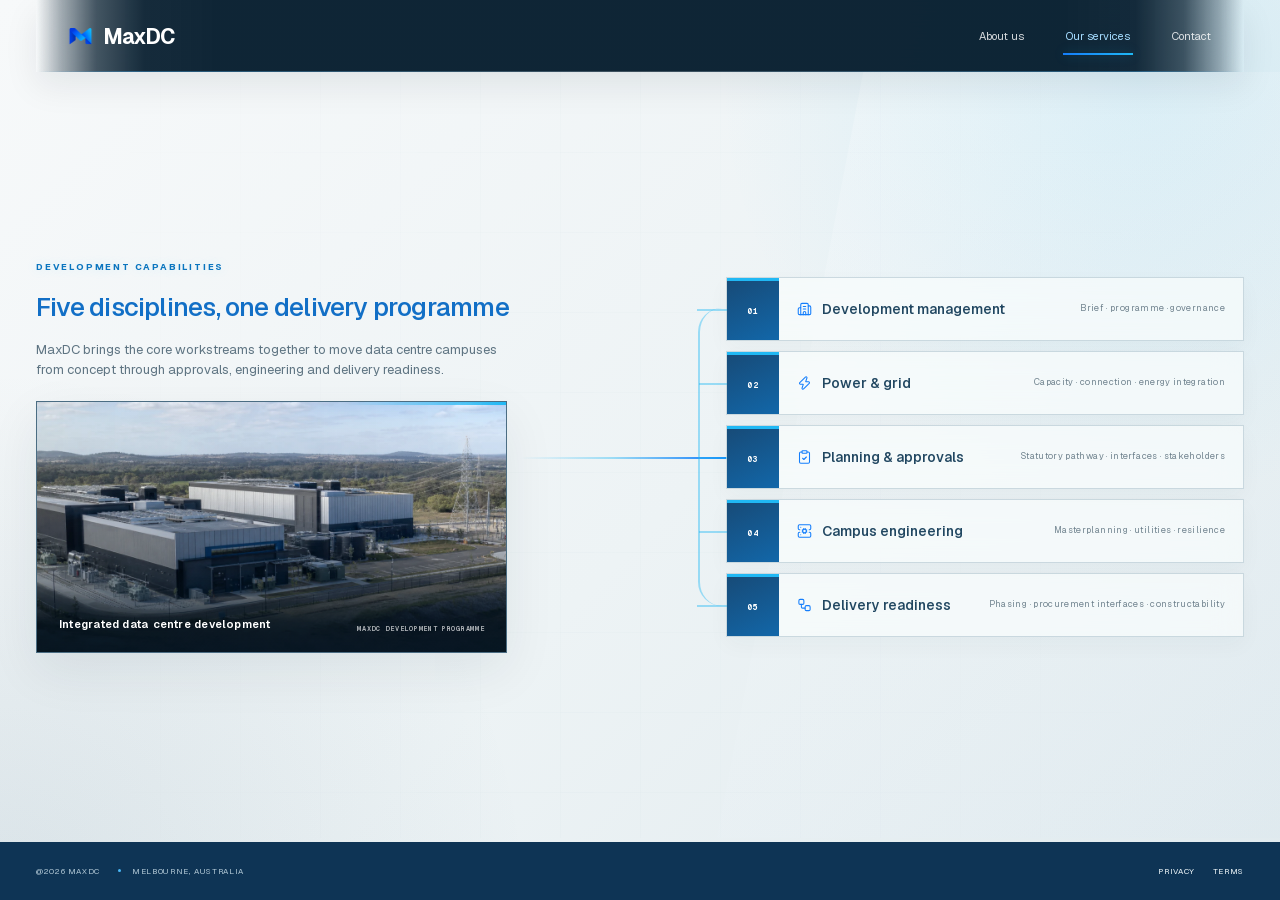
<file: services.html>
<!DOCTYPE html><html lang="en-AU"><head><meta charSet="utf-8"/><meta name="viewport" content="width=device-width, initial-scale=1"/><link rel="stylesheet" href="/_next/static/css/index.BzcsdZh0.css" data-rsc-css-href="/_next/static/css/index.BzcsdZh0.css" data-precedence="vite-rsc/importer-resources"/><link rel="modulepreload" fetchPriority="low" href="/_next/static/chunks/index-qlt8YJ69.js"/><script src="/_next/static/chunks/rolldown-runtime-C60lm6uB.js" type="module" async=""></script><script src="/_next/static/chunks/framework-D_rUT4EX.js" type="module" async=""></script><script src="/_next/static/chunks/navigation-errors-By4dF-Cc.js" type="module" async=""></script><link rel="modulepreload" href="/_next/static/chunks/layout-segment-context-COuemOHb.js" crossorigin=""/><link rel="modulepreload" href="/_next/static/chunks/site-chrome-BzR-kuTV.js" crossorigin=""/><link rel="modulepreload" href="/_next/static/chunks/site-paths-BZJmXzYL.js" crossorigin=""/><link rel="modulepreload" href="/_next/static/chunks/Icon-BOYp-35j.js" crossorigin=""/><link rel="modulepreload" href="/_next/static/chunks/image-BS4KIl6-.js" crossorigin=""/><title>Data Centre Development Capabilities | MaxDC</title><meta name="description" content="MaxDC coordinates development management, power and grid, planning, campus engineering and delivery readiness for large-scale Australian data centres."/><meta name="application-name" content="MaxDC"/><meta name="keywords" content="MaxDC,Australian data centre development,data centre infrastructure Australia,hyperscale data centre development,power-led data centre projects,Melbourne data centre development,Victoria data centre development,grid-connected data centre campus"/><meta name="author" content="MaxDC"/><link rel="author" href="https://maxdc.com.au"/><meta name="creator" content="MaxDC"/><meta name="publisher" content="MaxDC"/><meta name="category" content="Data centre infrastructure development"/><meta name="robots" content="index, follow"/><meta name="googlebot" content="index, follow, max-image-preview:large, max-snippet:-1, max-video-preview:-1"/><meta property="og:title" content="Data Centre Development Capabilities | MaxDC"/><meta property="og:description" content="Five coordinated disciplines for developing large-scale, grid-connected and hyperscale-ready data centre campuses."/><meta property="og:url" content="https://maxdc.com.au/services"/><meta property="og:site_name" content="MaxDC"/><meta property="og:type" content="website"/><meta property="og:locale" content="en_AU"/><meta property="og:image" content="https://maxdc.com.au/og.jpg"/><meta property="og:image:width" content="1200"/><meta property="og:image:height" content="630"/><meta property="og:image:alt" content="MaxDC — Australian data centre development"/><meta name="twitter:card" content="summary_large_image"/><meta name="twitter:title" content="MaxDC | Australian Data Centre Development"/><meta name="twitter:description" content="Developing Australia&#x27;s next generation of large-scale, power-led data centre capacity."/><meta name="twitter:image" content="https://maxdc.com.au/og.jpg"/><link rel="shortcut icon" href="/favicon.png?v=5"/><link rel="icon" href="/favicon.png?v=5" type="image/png" sizes="64x64"/><link rel="apple-touch-icon" href="/apple-touch-icon.png?v=1" type="image/png" sizes="180x180"/><link rel="manifest" href="/site.webmanifest"/><link rel="canonical" href="https://maxdc.com.au/services"/><link rel="alternate" hrefLang="en-AU" href="https://maxdc.com.au/services"/><script>Object.assign(((self[Symbol.for("vinext.navigationRuntime")]??={bootstrap:{routeManifest:null},functions:{}}).bootstrap.rsc??={rsc:[]}),{params:{},nav:{"pathname":"/services","searchParams":[]}})</script><link rel="modulepreload" href="/_next/static/chunks/index-qlt8YJ69.js" />
<link rel="preload" href="/_next/static/_vinext_fonts/geist-8ac0455e797f/geist-98bbbccb.woff2" as="font" type="font/woff2" crossorigin />
<link rel="preload" href="/_next/static/_vinext_fonts/geist-mono-00e989178794/geist-mono-013b2f2f.woff2" as="font" type="font/woff2" crossorigin />
<style data-vinext-fonts>/* cyrillic-ext */
@font-face {
  font-family: 'Geist';
  font-style: normal;
  font-weight: 100 900;
  font-display: swap;
  src: url(/_next/static/_vinext_fonts/geist-8ac0455e797f/geist-ff2310f5.woff2) format('woff2');
  unicode-range: U+0460-052F, U+1C80-1C8A, U+20B4, U+2DE0-2DFF, U+A640-A69F, U+FE2E-FE2F;
}
/* cyrillic */
@font-face {
  font-family: 'Geist';
  font-style: normal;
  font-weight: 100 900;
  font-display: swap;
  src: url(/_next/static/_vinext_fonts/geist-8ac0455e797f/geist-875ccdd4.woff2) format('woff2');
  unicode-range: U+0301, U+0400-045F, U+0490-0491, U+04B0-04B1, U+2116;
}
/* vietnamese */
@font-face {
  font-family: 'Geist';
  font-style: normal;
  font-weight: 100 900;
  font-display: swap;
  src: url(/_next/static/_vinext_fonts/geist-8ac0455e797f/geist-52306abf.woff2) format('woff2');
  unicode-range: U+0102-0103, U+0110-0111, U+0128-0129, U+0168-0169, U+01A0-01A1, U+01AF-01B0, U+0300-0301, U+0303-0304, U+0308-0309, U+0323, U+0329, U+1EA0-1EF9, U+20AB;
}
/* latin-ext */
@font-face {
  font-family: 'Geist';
  font-style: normal;
  font-weight: 100 900;
  font-display: swap;
  src: url(/_next/static/_vinext_fonts/geist-8ac0455e797f/geist-001175b1.woff2) format('woff2');
  unicode-range: U+0100-02BA, U+02BD-02C5, U+02C7-02CC, U+02CE-02D7, U+02DD-02FF, U+0304, U+0308, U+0329, U+1D00-1DBF, U+1E00-1E9F, U+1EF2-1EFF, U+2020, U+20A0-20AB, U+20AD-20C0, U+2113, U+2C60-2C7F, U+A720-A7FF;
}
/* latin */
@font-face {
  font-family: 'Geist';
  font-style: normal;
  font-weight: 100 900;
  font-display: swap;
  src: url(/_next/static/_vinext_fonts/geist-8ac0455e797f/geist-98bbbccb.woff2) format('woff2');
  unicode-range: U+0000-00FF, U+0131, U+0152-0153, U+02BB-02BC, U+02C6, U+02DA, U+02DC, U+0304, U+0308, U+0329, U+2000-206F, U+20AC, U+2122, U+2191, U+2193, U+2212, U+2215, U+FEFF, U+FFFD;
}

@font-face {
  font-family: 'Geist Fallback';
  src: local("Arial");
  ascent-override: 95.94%;
  descent-override: 28.16%;
  line-gap-override: 0.00%;
  size-adjust: 104.76%;
}

.__font_geist_19ysh9d { font-family: 'Geist', 'Geist Fallback'; font-style: normal; }

.__variable_geist_19ysh9d { --font-geist-sans: 'Geist', 'Geist Fallback'; }

/* cyrillic-ext */
@font-face {
  font-family: 'Geist Mono';
  font-style: normal;
  font-weight: 100 900;
  font-display: swap;
  src: url(/_next/static/_vinext_fonts/geist-mono-00e989178794/geist-mono-f6b33328.woff2) format('woff2');
  unicode-range: U+0460-052F, U+1C80-1C8A, U+20B4, U+2DE0-2DFF, U+A640-A69F, U+FE2E-FE2F;
}
/* cyrillic */
@font-face {
  font-family: 'Geist Mono';
  font-style: normal;
  font-weight: 100 900;
  font-display: swap;
  src: url(/_next/static/_vinext_fonts/geist-mono-00e989178794/geist-mono-44e03052.woff2) format('woff2');
  unicode-range: U+0301, U+0400-045F, U+0490-0491, U+04B0-04B1, U+2116;
}
/* symbols2 */
@font-face {
  font-family: 'Geist Mono';
  font-style: normal;
  font-weight: 100 900;
  font-display: swap;
  src: url(/_next/static/_vinext_fonts/geist-mono-00e989178794/geist-mono-0638449e.woff2) format('woff2');
  unicode-range: U+2000-2001, U+2004-2008, U+200A, U+23B8-23BD, U+2500-259F;
}
/* vietnamese */
@font-face {
  font-family: 'Geist Mono';
  font-style: normal;
  font-weight: 100 900;
  font-display: swap;
  src: url(/_next/static/_vinext_fonts/geist-mono-00e989178794/geist-mono-971fb274.woff2) format('woff2');
  unicode-range: U+0102-0103, U+0110-0111, U+0128-0129, U+0168-0169, U+01A0-01A1, U+01AF-01B0, U+0300-0301, U+0303-0304, U+0308-0309, U+0323, U+0329, U+1EA0-1EF9, U+20AB;
}
/* latin-ext */
@font-face {
  font-family: 'Geist Mono';
  font-style: normal;
  font-weight: 100 900;
  font-display: swap;
  src: url(/_next/static/_vinext_fonts/geist-mono-00e989178794/geist-mono-44745446.woff2) format('woff2');
  unicode-range: U+0100-02BA, U+02BD-02C5, U+02C7-02CC, U+02CE-02D7, U+02DD-02FF, U+0304, U+0308, U+0329, U+1D00-1DBF, U+1E00-1E9F, U+1EF2-1EFF, U+2020, U+20A0-20AB, U+20AD-20C0, U+2113, U+2C60-2C7F, U+A720-A7FF;
}
/* latin */
@font-face {
  font-family: 'Geist Mono';
  font-style: normal;
  font-weight: 100 900;
  font-display: swap;
  src: url(/_next/static/_vinext_fonts/geist-mono-00e989178794/geist-mono-013b2f2f.woff2) format('woff2');
  unicode-range: U+0000-00FF, U+0131, U+0152-0153, U+02BB-02BC, U+02C6, U+02DA, U+02DC, U+0304, U+0308, U+0329, U+2000-206F, U+20AC, U+2122, U+2191, U+2193, U+2212, U+2215, U+FEFF, U+FFFD;
}

@font-face {
  font-family: 'Geist Mono Fallback';
  src: local("Arial");
  ascent-override: 74.67%;
  descent-override: 21.92%;
  line-gap-override: 0.00%;
  size-adjust: 134.59%;
}

.__font_geist_mono_1001rt9 { font-family: 'Geist Mono', 'Geist Mono Fallback'; font-style: normal; }

.__variable_geist_mono_1001rt9 { --font-geist-mono: 'Geist Mono', 'Geist Mono Fallback'; }
</style>
</head><body class="__variable_geist_19ysh9d __variable_geist_mono_1001rt9 antialiased"><main class="compact-page services-system-page"><script id="services-page-schema" type="application/ld+json">{"@context":"https://schema.org","@type":"WebPage","@id":"https://maxdc.com.au/services#webpage","url":"https://maxdc.com.au/services","name":"Data Centre Development Capabilities | MaxDC","description":"MaxDC coordinates development management, power and grid, planning, campus engineering and delivery readiness for large-scale Australian data centres.","isPartOf":{"@id":"https://maxdc.com.au/#website"},"about":{"@id":"https://maxdc.com.au/#organisation"},"inLanguage":"en-AU","mainEntity":{"@type":"ItemList","itemListElement":[{"@type":"ListItem","position":1,"name":"Development management","description":"Brief, programme, governance"},{"@type":"ListItem","position":2,"name":"Power & grid","description":"Capacity, connection, energy integration"},{"@type":"ListItem","position":3,"name":"Planning & approvals","description":"Statutory pathway, interfaces, stakeholders"},{"@type":"ListItem","position":4,"name":"Campus engineering","description":"Masterplanning, utilities, resilience"},{"@type":"ListItem","position":5,"name":"Delivery readiness","description":"Phasing, procurement interfaces, constructability"}]}}</script><div class="plain-header"><header class="site-header shell header-solid"><a class="brand" href="/" aria-label="Return to MaxDC homepage"><img src="/maxdc-m-mark-header.webp" alt="" width="29" height="27" loading="eager" fetchPriority="high" decoding="async" class="brand-mark" data-nimg="1"/><span>MaxDC</span></a><nav class="desktop-nav" aria-label="Primary navigation"><a href="/about">About us</a><a href="/services" aria-current="page">Our services</a><a href="/contact">Contact</a></nav><button type="button" tabindex="0" data-base-ui-click-trigger="" id="base-ui-_R_7t5i_" aria-haspopup="dialog" aria-expanded="false" data-slot="sheet-trigger" aria-label="Open navigation" class="mobile-menu-trigger"><svg xmlns="http://www.w3.org/2000/svg" width="24" height="24" viewBox="0 0 24 24" fill="none" stroke="currentColor" stroke-width="2" stroke-linecap="round" stroke-linejoin="round" class="lucide lucide-menu" aria-hidden="true"><path d="M4 5h16"></path><path d="M4 12h16"></path><path d="M4 19h16"></path></svg></button></header></div><section class="system-map shell"><div class="system-copy"><p class="eyebrow">Development capabilities</p><h1>Five disciplines, one delivery programme</h1><p class="system-lede">MaxDC brings the core workstreams together to move data centre campuses from concept through approvals, engineering and delivery readiness.</p><figure class="system-visual"><img src="/services-maxdc-campus-concept.webp" alt="MaxDC development concept showing a modern data centre campus connected to grid infrastructure" loading="lazy" decoding="async" data-nimg="fill" style="position:absolute;inset:0;width:100%;height:100%;object-fit:cover"/><figcaption><span>Integrated data centre development</span><small>MaxDC development programme</small></figcaption></figure></div><div class="system-diagram"><span class="system-trunk" aria-hidden="true"></span><ol class="system-nodes" aria-label="MaxDC development capabilities"><li class="system-node"><span class="node-number">01</span><span class="node-copy"><span class="node-title"><svg xmlns="http://www.w3.org/2000/svg" width="24" height="24" viewBox="0 0 24 24" fill="none" stroke="currentColor" stroke-width="2" stroke-linecap="round" stroke-linejoin="round" class="lucide lucide-building2 lucide-building-2" aria-hidden="true"><path d="M10 12h4"></path><path d="M10 8h4"></path><path d="M14 21v-3a2 2 0 0 0-4 0v3"></path><path d="M6 10H4a2 2 0 0 0-2 2v7a2 2 0 0 0 2 2h16a2 2 0 0 0 2-2V9a2 2 0 0 0-2-2h-2"></path><path d="M6 21V5a2 2 0 0 1 2-2h8a2 2 0 0 1 2 2v16"></path></svg><strong>Development management</strong></span><small>Brief · programme · governance</small></span></li><li class="system-node"><span class="node-number">02</span><span class="node-copy"><span class="node-title"><svg xmlns="http://www.w3.org/2000/svg" width="24" height="24" viewBox="0 0 24 24" fill="none" stroke="currentColor" stroke-width="2" stroke-linecap="round" stroke-linejoin="round" class="lucide lucide-zap" aria-hidden="true"><path d="M15.914 4a1.5 1.5 0 00-2.474-1.561l-9 9A1.5 1.5 0 005.5 14h4.002a.5.5 0 01.471.666L8.086 20a1.5 1.5 0 002.475 1.56l9-9A1.5 1.5 0 0018.5 10h-3.997a.5.5 0 01-.472-.667z"></path></svg><strong>Power &amp; grid</strong></span><small>Capacity · connection · energy integration</small></span></li><li class="system-node"><span class="node-number">03</span><span class="node-copy"><span class="node-title"><svg xmlns="http://www.w3.org/2000/svg" width="24" height="24" viewBox="0 0 24 24" fill="none" stroke="currentColor" stroke-width="2" stroke-linecap="round" stroke-linejoin="round" class="lucide lucide-clipboard-check" aria-hidden="true"><rect width="8" height="4" x="8" y="2" rx="1" ry="1"></rect><path d="M16 4h2a2 2 0 0 1 2 2v14a2 2 0 0 1-2 2H6a2 2 0 0 1-2-2V6a2 2 0 0 1 2-2h2"></path><path d="m9 14 2 2 4-4"></path></svg><strong>Planning &amp; approvals</strong></span><small>Statutory pathway · interfaces · stakeholders</small></span></li><li class="system-node"><span class="node-number">04</span><span class="node-copy"><span class="node-title"><svg xmlns="http://www.w3.org/2000/svg" width="24" height="24" viewBox="0 0 24 24" fill="none" stroke="currentColor" stroke-width="2" stroke-linecap="round" stroke-linejoin="round" class="lucide lucide-server-cog" aria-hidden="true"><path d="m10.852 14.772-.383.923"></path><path d="M13.148 14.772a3 3 0 1 0-2.296-5.544l-.383-.923"></path><path d="m13.148 9.228.383-.923"></path><path d="m13.53 15.696-.382-.924a3 3 0 1 1-2.296-5.544"></path><path d="m14.772 10.852.923-.383"></path><path d="m14.772 13.148.923.383"></path><path d="M4.5 10H4a2 2 0 0 1-2-2V4a2 2 0 0 1 2-2h16a2 2 0 0 1 2 2v4a2 2 0 0 1-2 2h-.5"></path><path d="M4.5 14H4a2 2 0 0 0-2 2v4a2 2 0 0 0 2 2h16a2 2 0 0 0 2-2v-4a2 2 0 0 0-2-2h-.5"></path><path d="M6 18h.01"></path><path d="M6 6h.01"></path><path d="m9.228 10.852-.923-.383"></path><path d="m9.228 13.148-.923.383"></path></svg><strong>Campus engineering</strong></span><small>Masterplanning · utilities · resilience</small></span></li><li class="system-node"><span class="node-number">05</span><span class="node-copy"><span class="node-title"><svg xmlns="http://www.w3.org/2000/svg" width="24" height="24" viewBox="0 0 24 24" fill="none" stroke="currentColor" stroke-width="2" stroke-linecap="round" stroke-linejoin="round" class="lucide lucide-workflow" aria-hidden="true"><rect width="8" height="8" x="3" y="3" rx="2"></rect><path d="M7 11v4a2 2 0 0 0 2 2h4"></path><rect width="8" height="8" x="13" y="13" rx="2"></rect></svg><strong>Delivery readiness</strong></span><small>Phasing · procurement interfaces · constructability</small></span></li></ol></div></section><footer><div class="shell footer-bar"><div class="footer-legal"><span>@2026 MaxDC</span><span>Melbourne, Australia</span></div><div class="footer-links"><a href="/privacy">Privacy</a><a href="/terms">Terms</a></div></div></footer></main><script type="application/ld+json">[{"@context":"https://schema.org","@type":"Organization","@id":"https://maxdc.com.au/#organisation","name":"MaxDC","url":"https://maxdc.com.au","logo":"https://maxdc.com.au/apple-touch-icon.png","description":"Australian developer of large-scale, power-led data centre campuses for cloud, AI and digital infrastructure demand.","areaServed":{"@type":"Country","name":"Australia"},"address":{"@type":"PostalAddress","addressLocality":"Melbourne","addressRegion":"Victoria","addressCountry":"AU"},"contactPoint":{"@type":"ContactPoint","email":"yiting@maxdc.com","contactType":"project enquiries","areaServed":"AU","availableLanguage":"English"},"knowsAbout":["Data centre development","Hyperscale infrastructure","Grid connection strategy","Data centre development management","Planning and approvals","Campus engineering"]},{"@context":"https://schema.org","@type":"WebSite","@id":"https://maxdc.com.au/#website","url":"https://maxdc.com.au","name":"MaxDC","description":"Australian data centre development, from power strategy and planning through campus engineering and delivery readiness.","publisher":{"@id":"https://maxdc.com.au/#organisation"},"inLanguage":"en-AU"}]</script><script type="module" src="/_next/static/chunks/index-qlt8YJ69.js" id="_R_" async=""></script><script>((self[Symbol.for("vinext.navigationRuntime")]??={bootstrap:{routeManifest:null},functions:{}}).bootstrap.rsc??={rsc:[]}).rsc.push("0:{\"page:/services\":\"$L1\",\"layout:/\":\"$L2\",\"route:/services\":\"$L3\",\"__route\":\"route:/services\",\"__interceptionContext\":null,\"__layoutIds\":[\"layout:/\"],\"__rootLayout\":\"/\",\"__bfcacheSegmentIdentities\":{\"layout:/\":\"[\\\"layout\\\",\\\"layout:/\\\",\\\"root-boundary:/\\\",\\\"\\\"]\",\"page:/services\":\"[\\\"page\\\",\\\"page:/services\\\",\\\"root-boundary:/\\\",\\\"[\\\\\\\"services\\\\\\\"]\\\"]\"},\"__srcPage\":[\"services\",\"page\"],\"__layoutFlags\":{\"layout:/\":\"s\"},\"__artifactCompatibility\":{\"schemaVersion\":1,\"graphVersion\":\"app-route-graph:e6cb8bb842439bf8\",\"deploymentVersion\":\"8c9e2784-6d76-4eba-af64-fdc5e971a52c\",\"appElementsSchemaVersion\":1,\"rscPayloadSchemaVersion\":1,\"rootBoundaryId\":\"/\",\"renderEpoch\":null}}\n")</script><script>((self[Symbol.for("vinext.navigationRuntime")]??={bootstrap:{routeManifest:null},functions:{}}).bootstrap.rsc??={rsc:[]}).rsc.push("4:I[\"8c0f216c4604\",[],\"Children\",1]\n")</script><script>((self[Symbol.for("vinext.navigationRuntime")]??={bootstrap:{routeManifest:null},functions:{}}).bootstrap.rsc??={rsc:[]}).rsc.push("6:I[\"593f344dc510\",[],\"GlobalErrorBoundary\",1]\n")</script><script>((self[Symbol.for("vinext.navigationRuntime")]??={bootstrap:{routeManifest:null},functions:{}}).bootstrap.rsc??={rsc:[]}).rsc.push("7:I[\"0b874ad30386\",[],\"default\",1]\n")</script><script>((self[Symbol.for("vinext.navigationRuntime")]??={bootstrap:{routeManifest:null},functions:{}}).bootstrap.rsc??={rsc:[]}).rsc.push("8:I[\"593f344dc510\",[],\"ErrorBoundary\",1]\n")</script><script>((self[Symbol.for("vinext.navigationRuntime")]??={bootstrap:{routeManifest:null},functions:{}}).bootstrap.rsc??={rsc:[]}).rsc.push("9:I[\"15c18cfaeeff\",[],\"LayoutSegmentProvider\",1]\n")</script><script>((self[Symbol.for("vinext.navigationRuntime")]??={bootstrap:{routeManifest:null},functions:{}}).bootstrap.rsc??={rsc:[]}).rsc.push("a:I[\"8c0f216c4604\",[],\"Slot\",1]\n")</script><script>((self[Symbol.for("vinext.navigationRuntime")]??={bootstrap:{routeManifest:null},functions:{}}).bootstrap.rsc??={rsc:[]}).rsc.push("b:I[\"593f344dc510\",[],\"NotFoundBoundary\",1]\n")</script><script>((self[Symbol.for("vinext.navigationRuntime")]??={bootstrap:{routeManifest:null},functions:{}}).bootstrap.rsc??={rsc:[]}).rsc.push(":HL[\"/_next/static/css/index.BzcsdZh0.css\",\"style\"     ]\n")</script><script>((self[Symbol.for("vinext.navigationRuntime")]??={bootstrap:{routeManifest:null},functions:{}}).bootstrap.rsc??={rsc:[]}).rsc.push("5:T494,")</script><script>((self[Symbol.for("vinext.navigationRuntime")]??={bootstrap:{routeManifest:null},functions:{}}).bootstrap.rsc??={rsc:[]}).rsc.push("[{\"@context\":\"https://schema.org\",\"@type\":\"Organization\",\"@id\":\"https://maxdc.com.au/#organisation\",\"name\":\"MaxDC\",\"url\":\"https://maxdc.com.au\",\"logo\":\"https://maxdc.com.au/apple-touch-icon.png\",\"description\":\"Australian developer of large-scale, power-led data centre campuses for cloud, AI and digital infrastructure demand.\",\"areaServed\":{\"@type\":\"Country\",\"name\":\"Australia\"},\"address\":{\"@type\":\"PostalAddress\",\"addressLocality\":\"Melbourne\",\"addressRegion\":\"Victoria\",\"addressCountry\":\"AU\"},\"contactPoint\":{\"@type\":\"ContactPoint\",\"email\":\"yiting@maxdc.com\",\"contactType\":\"project enquiries\",\"areaServed\":\"AU\",\"availableLanguage\":\"English\"},\"knowsAbout\":[\"Data centre development\",\"Hyperscale infrastructure\",\"Grid connection strategy\",\"Data centre development management\",\"Planning and approvals\",\"Campus engineering\"]},{\"@context\":\"https://schema.org\",\"@type\":\"WebSite\",\"@id\":\"https://maxdc.com.au/#website\",\"url\":\"https://maxdc.com.au\",\"name\":\"MaxDC\",\"description\":\"Australian data centre development, from power strategy and planning through campus engineering and delivery readiness.\",\"publisher\":{\"@id\":\"https://maxdc.com.au/#organisation\"},\"inLanguage\":\"en-AU\"}]")</script><script>((self[Symbol.for("vinext.navigationRuntime")]??={bootstrap:{routeManifest:null},functions:{}}).bootstrap.rsc??={rsc:[]}).rsc.push("2:[[[\"$\",\"link\",\"css:/_next/static/css/index.BzcsdZh0.css\",{\"rel\":\"stylesheet\",\"precedence\":\"vite-rsc/importer-resources\",\"href\":\"/_next/static/css/index.BzcsdZh0.css\",\"data-rsc-css-href\":\"/_next/static/css/index.BzcsdZh0.css\"}],\"$undefined\"],[\"$\",\"html\",null,{\"lang\":\"en-AU\",\"children\":[\"$\",\"body\",null,{\"className\":\"__variable_geist_19ysh9d __variable_geist_mono_1001rt9 antialiased\",\"children\":[[\"$\",\"$L4\",null,{}],[\"$\",\"script\",null,{\"type\":\"application/ld+json\",\"dangerouslySetInnerHTML\":{\"__html\":\"$5\"}}]]}]}]]\n")</script><script>((self[Symbol.for("vinext.navigationRuntime")]??={bootstrap:{routeManifest:null},functions:{}}).bootstrap.rsc??={rsc:[]}).rsc.push("3:[[[\"$\",\"meta\",null,{\"charSet\":\"utf-8\"}],[[\"$\",\"title\",\"0\",{\"children\":\"Data Centre Development Capabilities | MaxDC\"}],[\"$\",\"meta\",\"1\",{\"name\":\"description\",\"content\":\"MaxDC coordinates development management, power and grid, planning, campus engineering and delivery readiness for large-scale Australian data centres.\"}],[\"$\",\"meta\",\"2\",{\"name\":\"application-name\",\"content\":\"MaxDC\"}],[\"$\",\"meta\",\"3\",{\"name\":\"keywords\",\"content\":\"MaxDC,Australian data centre development,data centre infrastructure Australia,hyperscale data centre development,power-led data centre projects,Melbourne data centre development,Victoria data centre development,grid-connected data centre campus\"}],[\"$\",\"meta\",\"4\",{\"name\":\"author\",\"content\":\"MaxDC\"}],[\"$\",\"link\",\"5\",{\"rel\":\"author\",\"href\":\"https://maxdc.com.au\"}],[\"$\",\"meta\",\"6\",{\"name\":\"creator\",\"content\":\"MaxDC\"}],[\"$\",\"meta\",\"7\",{\"name\":\"publisher\",\"content\":\"MaxDC\"}],[\"$\",\"meta\",\"8\",{\"name\":\"category\",\"content\":\"Data centre infrastructure development\"}],[\"$\",\"meta\",\"9\",{\"name\":\"robots\",\"content\":\"index, follow\"}],[\"$\",\"meta\",\"10\",{\"name\":\"googlebot\",\"content\":\"index, follow, max-image-preview:large, max-snippet:-1, max-video-preview:-1\"}],[\"$\",\"meta\",\"11\",{\"property\":\"og:title\",\"content\":\"Data Centre Development Capabilities | MaxDC\"}],[\"$\",\"meta\",\"12\",{\"property\":\"og:description\",\"content\":\"Five coordinated disciplines for developing large-scale, grid-connected and hyperscale-ready data centre campuses.\"}],[\"$\",\"meta\",\"13\",{\"property\":\"og:url\",\"content\":\"https://maxdc.com.au/services\"}],[\"$\",\"meta\",\"14\",{\"property\":\"og:site_name\",\"content\":\"MaxDC\"}],[\"$\",\"meta\",\"15\",{\"property\":\"og:type\",\"content\":\"website\"}],[\"$\",\"meta\",\"16\",{\"property\":\"og:locale\",\"content\":\"en_AU\"}],[\"$\",\"meta\",\"17\",{\"property\":\"og:image\",\"content\":\"https://maxdc.com.au/og.jpg\"}],[\"$\",\"meta\",\"18\",{\"property\":\"og:image:width\",\"content\":\"1200\"}],[\"$\",\"meta\",\"19\",{\"property\":\"og:image:height\",\"content\":\"630\"}],[\"$\",\"meta\",\"20\",{\"property\":\"og:image:alt\",\"content\":\"MaxDC — Australian data centre development\"}],[\"$\",\"meta\",\"21\",{\"name\":\"twitter:card\",\"content\":\"summary_large_image\"}],[\"$\",\"meta\",\"22\",{\"name\":\"twitter:title\",\"content\":\"MaxDC | Australian Data Centre Development\"}],[\"$\",\"meta\",\"23\",{\"name\":\"twitter:description\",\"content\":\"Developing Australia's next generation of large-scale, power-led data centre capacity.\"}],[\"$\",\"meta\",\"24\",{\"name\":\"twitter:image\",\"content\":\"https://maxdc.com.au/og.jpg\"}],[\"$\",\"link\",\"25\",{\"data-vinext-streamed-icon\":\"$undefined\",\"rel\":\"shortcut icon\",\"href\":\"/favicon.png?v=5\",\"type\":\"$undefined\",\"sizes\":\"$undefined\",\"color\":\"$undefined\",\"media\":\"$undefined\",\"fetchPriority\":\"$undefined\"}],[\"$\",\"link\",\"26\",{\"data-vinext-streamed-icon\":\"$undefined\",\"rel\":\"icon\",\"href\":\"/favicon.png?v=5\",\"type\":\"image/png\",\"sizes\":\"64x64\",\"color\":\"$undefined\",\"media\":\"$undefined\",\"fetchPriority\":\"$undefined\"}],[\"$\",\"link\",\"27\",{\"data-vinext-streamed-icon\":\"$undefined\",\"rel\":\"apple-touch-icon\",\"href\":\"/apple-touch-icon.png?v=1\",\"type\":\"image/png\",\"sizes\":\"180x180\",\"color\":\"$undefined\",\"media\":\"$undefined\",\"fetchPriority\":\"$undefined\"}],[\"$\",\"link\",\"28\",{\"rel\":\"manifest\",\"href\":\"/site.webmanifest\"}],[\"$\",\"link\",\"29\",{\"rel\":\"canonical\",\"href\":\"https://maxdc.com.au/services\"}],[\"$\",\"link\",\"30\",{\"rel\":\"alternate\",\"hrefLang\":\"en-AU\",\"href\":\"https://maxdc.com.au/services\"}]],[[\"$\",\"meta\",\"0\",{\"name\":\"viewport\",\"content\":\"width=device-width, initial-scale=1\"}]]],[\"$\",\"$L6\",null,{\"fallback\":\"$7\",\"children\":[\"$\",\"$L8\",null,{\"fallback\":\"$7\",\"children\":[\"$\",\"$L9\",null,{\"providerId\":\"layout:/\",\"segmentMap\":{\"children\":[\"services\"]},\"children\":[\"$\",\"$La\",null,{\"id\":\"layout:/\",\"parallelSlots\":\"$undefined\",\"children\":[\"$\",\"$Lb\",null,{\"resetKey\":\"services\",\"fallback\":[[\"$\",\"title\",null,{\"children\":\"404: This page could not be found.\"}],[\"$\",\"div\",null,{\"style\":{\"fontFamily\":\"system-ui,\\\"Segoe UI\\\",Roboto,Helvetica,Arial,sans-serif,\\\"Apple Color Emoji\\\",\\\"Segoe UI Emoji\\\"\",\"height\":\"100vh\",\"textAlign\":\"center\",\"display\":\"flex\",\"flexDirection\":\"column\",\"alignItems\":\"center\",\"justifyContent\":\"center\"},\"children\":[\"$\",\"div\",null,{\"children\":[[\"$\",\"style\",null,{\"dangerouslySetInnerHTML\":{\"__html\":\"body{color:#000;background:#fff;margin:0}.next-error-h1{border-right:1px solid rgba(0,0,0,.3)}@media (prefers-color-scheme:dark){body{color:#fff;background:#000}.next-error-h1{border-right:1px solid rgba(255,255,255,.3)}}\"}}],\"$Lc\",\"$Ld\"]}]}]],\"children\":\"$Le\"}]}]}]}]}],null,null]\n")</script><script>((self[Symbol.for("vinext.navigationRuntime")]??={bootstrap:{routeManifest:null},functions:{}}).bootstrap.rsc??={rsc:[]}).rsc.push("f:I[\"9276801271d6\",[],\"AppRouterScrollTarget\",1]\n")</script><script>((self[Symbol.for("vinext.navigationRuntime")]??={bootstrap:{routeManifest:null},functions:{}}).bootstrap.rsc??={rsc:[]}).rsc.push("10:I[\"593f344dc510\",[],\"RedirectBoundary\",1]\n")</script><script>((self[Symbol.for("vinext.navigationRuntime")]??={bootstrap:{routeManifest:null},functions:{}}).bootstrap.rsc??={rsc:[]}).rsc.push("c:[\"$\",\"h1\",null,{\"className\":\"next-error-h1\",\"style\":{\"display\":\"inline-block\",\"margin\":\"0 20px 0 0\",\"padding\":\"0 23px 0 0\",\"fontSize\":24,\"fontWeight\":500,\"verticalAlign\":\"top\",\"lineHeight\":\"49px\"},\"children\":404}]\n")</script><script>((self[Symbol.for("vinext.navigationRuntime")]??={bootstrap:{routeManifest:null},functions:{}}).bootstrap.rsc??={rsc:[]}).rsc.push("d:[\"$\",\"div\",null,{\"style\":{\"display\":\"inline-block\"},\"children\":[\"$\",\"h2\",null,{\"style\":{\"fontSize\":14,\"fontWeight\":400,\"lineHeight\":\"49px\",\"margin\":0},\"children\":\"This page could not be found.\"}]}]\n")</script><script>((self[Symbol.for("vinext.navigationRuntime")]??={bootstrap:{routeManifest:null},functions:{}}).bootstrap.rsc??={rsc:[]}).rsc.push("e:[\"$\",\"$Lf\",null,{\"children\":[\"$\",\"$L10\",null,{\"children\":[[\"$\",\"$L9\",null,{\"providerId\":\"page:/services\",\"segmentMap\":{\"children\":[\"__PAGE__\"]},\"children\":[\"$\",\"$La\",null,{\"id\":\"page:/services\"}]}],null]}]}]\n")</script><script>((self[Symbol.for("vinext.navigationRuntime")]??={bootstrap:{routeManifest:null},functions:{}}).bootstrap.rsc??={rsc:[]}).rsc.push("12:I[\"4715d14f82e4\",[],\"SiteHeader\",1]\n")</script><script>((self[Symbol.for("vinext.navigationRuntime")]??={bootstrap:{routeManifest:null},functions:{}}).bootstrap.rsc??={rsc:[]}).rsc.push("13:I[\"9fb86276be8f\",[],\"default\",1]\n")</script><script>((self[Symbol.for("vinext.navigationRuntime")]??={bootstrap:{routeManifest:null},functions:{}}).bootstrap.rsc??={rsc:[]}).rsc.push("14:I[\"339f946bc456\",[],\"default\",1]\n")</script><script>((self[Symbol.for("vinext.navigationRuntime")]??={bootstrap:{routeManifest:null},functions:{}}).bootstrap.rsc??={rsc:[]}).rsc.push("11:T467,")</script><script>((self[Symbol.for("vinext.navigationRuntime")]??={bootstrap:{routeManifest:null},functions:{}}).bootstrap.rsc??={rsc:[]}).rsc.push("{\"@context\":\"https://schema.org\",\"@type\":\"WebPage\",\"@id\":\"https://maxdc.com.au/services#webpage\",\"url\":\"https://maxdc.com.au/services\",\"name\":\"Data Centre Development Capabilities | MaxDC\",\"description\":\"MaxDC coordinates development management, power and grid, planning, campus engineering and delivery readiness for large-scale Australian data centres.\",\"isPartOf\":{\"@id\":\"https://maxdc.com.au/#website\"},\"about\":{\"@id\":\"https://maxdc.com.au/#organisation\"},\"inLanguage\":\"en-AU\",\"mainEntity\":{\"@type\":\"ItemList\",\"itemListElement\":[{\"@type\":\"ListItem\",\"position\":1,\"name\":\"Development management\",\"description\":\"Brief, programme, governance\"},{\"@type\":\"ListItem\",\"position\":2,\"name\":\"Power \u0026 grid\",\"description\":\"Capacity, connection, energy integration\"},{\"@type\":\"ListItem\",\"position\":3,\"name\":\"Planning \u0026 approvals\",\"description\":\"Statutory pathway, interfaces, stakeholders\"},{\"@type\":\"ListItem\",\"position\":4,\"name\":\"Campus engineering\",\"description\":\"Masterplanning, utilities, resilience\"},{\"@type\":\"ListItem\",\"position\":5,\"name\":\"Delivery readiness\",\"description\":\"Phasing, procurement interfaces, constructability\"}]}}")</script><script>((self[Symbol.for("vinext.navigationRuntime")]??={bootstrap:{routeManifest:null},functions:{}}).bootstrap.rsc??={rsc:[]}).rsc.push("1:[\"$\",\"main\",null,{\"className\":\"compact-page services-system-page\",\"children\":[[\"$\",\"script\",null,{\"id\":\"services-page-schema\",\"type\":\"application/ld+json\",\"dangerouslySetInnerHTML\":{\"__html\":\"$11\"}}],[\"$\",\"div\",null,{\"className\":\"plain-header\",\"children\":[\"$\",\"$L12\",null,{\"dark\":true}]}],[\"$\",\"section\",null,{\"className\":\"system-map shell\",\"children\":[[\"$\",\"div\",null,{\"className\":\"system-copy\",\"children\":[[\"$\",\"p\",null,{\"className\":\"eyebrow\",\"children\":\"Development capabilities\"}],[\"$\",\"h1\",null,{\"children\":\"Five disciplines, one delivery programme\"}],[\"$\",\"p\",null,{\"className\":\"system-lede\",\"children\":\"MaxDC brings the core workstreams together to move data centre campuses from concept through approvals, engineering and delivery readiness.\"}],[\"$\",\"figure\",null,{\"className\":\"system-visual\",\"children\":[[\"$\",\"$L13\",null,{\"src\":\"/services-maxdc-campus-concept.webp\",\"fill\":true,\"sizes\":\"(max-width: 900px) 100vw, 42vw\",\"alt\":\"MaxDC development concept showing a modern data centre campus connected to grid infrastructure\"}],[\"$\",\"figcaption\",null,{\"children\":[[\"$\",\"span\",null,{\"children\":\"Integrated data centre development\"}],[\"$\",\"small\",null,{\"children\":\"MaxDC development programme\"}]]}]]}]]}],[\"$\",\"div\",null,{\"className\":\"system-diagram\",\"children\":[[\"$\",\"span\",null,{\"className\":\"system-trunk\",\"aria-hidden\":\"true\"}],[\"$\",\"ol\",null,{\"className\":\"system-nodes\",\"aria-label\":\"MaxDC development capabilities\",\"children\":[[\"$\",\"li\",\"01\",{\"className\":\"system-node\",\"children\":[[\"$\",\"span\",null,{\"className\":\"node-number\",\"children\":\"01\"}],[\"$\",\"span\",null,{\"className\":\"node-copy\",\"children\":[[\"$\",\"span\",null,{\"className\":\"node-title\",\"children\":[[\"$\",\"$L14\",null,{\"ref\":\"$undefined\",\"iconNode\":[[\"path\",{\"d\":\"M10 12h4\",\"key\":\"a56b0p\"}],[\"path\",{\"d\":\"M10 8h4\",\"key\":\"1sr2af\"}],[\"path\",{\"d\":\"M14 21v-3a2 2 0 0 0-4 0v3\",\"key\":\"1rgiei\"}],[\"path\",{\"d\":\"M6 10H4a2 2 0 0 0-2 2v7a2 2 0 0 0 2 2h16a2 2 0 0 0 2-2V9a2 2 0 0 0-2-2h-2\",\"key\":\"secmi2\"}],[\"path\",{\"d\":\"M6 21V5a2 2 0 0 1 2-2h8a2 2 0 0 1 2 2v16\",\"key\":\"16ra0t\"}]],\"className\":\"lucide-building2 lucide-building-2\",\"aria-hidden\":\"true\"}],[\"$\",\"strong\",null,{\"children\":\"Development management\"}]]}],[\"$\",\"small\",null,{\"children\":\"Brief · programme · governance\"}]]}]]}],[\"$\",\"li\",\"02\",{\"className\":\"system-node\",\"children\":[[\"$\",\"span\",null,{\"className\":\"node-number\",\"children\":\"02\"}],[\"$\",\"span\",null,{\"className\":\"node-copy\",\"children\":[[\"$\",\"span\",null,{\"className\":\"node-title\",\"children\":[[\"$\",\"$L14\",null,{\"ref\":\"$undefined\",\"iconNode\":[[\"path\",{\"d\":\"M15.914 4a1.5 1.5 0 00-2.474-1.561l-9 9A1.5 1.5 0 005.5 14h4.002a.5.5 0 01.471.666L8.086 20a1.5 1.5 0 002.475 1.56l9-9A1.5 1.5 0 0018.5 10h-3.997a.5.5 0 01-.472-.667z\",\"key\":\"1v7up4\"}]],\"className\":\"lucide-zap\",\"aria-hidden\":\"true\"}],[\"$\",\"strong\",null,{\"children\":\"Power \u0026 grid\"}]]}],[\"$\",\"small\",null,{\"children\":\"Capacity · connection · energy integration\"}]]}]]}],[\"$\",\"li\",\"03\",{\"className\":\"system-node\",\"children\":[\"$L15\",\"$L16\"]}],\"$L17\",\"$L18\"]}]]}]]}],\"$L19\"]}]\n")</script><script>((self[Symbol.for("vinext.navigationRuntime")]??={bootstrap:{routeManifest:null},functions:{}}).bootstrap.rsc??={rsc:[]}).rsc.push("1a:I[\"4715d14f82e4\",[],\"SiteFooter\",1]\n")</script><script>((self[Symbol.for("vinext.navigationRuntime")]??={bootstrap:{routeManifest:null},functions:{}}).bootstrap.rsc??={rsc:[]}).rsc.push("15:[\"$\",\"span\",null,{\"className\":\"node-number\",\"children\":\"03\"}]\n")</script><script>((self[Symbol.for("vinext.navigationRuntime")]??={bootstrap:{routeManifest:null},functions:{}}).bootstrap.rsc??={rsc:[]}).rsc.push("16:[\"$\",\"span\",null,{\"className\":\"node-copy\",\"children\":[[\"$\",\"span\",null,{\"className\":\"node-title\",\"children\":[[\"$\",\"$L14\",null,{\"ref\":\"$undefined\",\"iconNode\":[[\"rect\",{\"width\":\"8\",\"height\":\"4\",\"x\":\"8\",\"y\":\"2\",\"rx\":\"1\",\"ry\":\"1\",\"key\":\"tgr4d6\"}],[\"path\",{\"d\":\"M16 4h2a2 2 0 0 1 2 2v14a2 2 0 0 1-2 2H6a2 2 0 0 1-2-2V6a2 2 0 0 1 2-2h2\",\"key\":\"116196\"}],[\"path\",{\"d\":\"m9 14 2 2 4-4\",\"key\":\"df797q\"}]],\"className\":\"lucide-clipboard-check\",\"aria-hidden\":\"true\"}],[\"$\",\"strong\",null,{\"children\":\"Planning \u0026 approvals\"}]]}],[\"$\",\"small\",null,{\"children\":\"Statutory pathway · interfaces · stakeholders\"}]]}]\n")</script><script>((self[Symbol.for("vinext.navigationRuntime")]??={bootstrap:{routeManifest:null},functions:{}}).bootstrap.rsc??={rsc:[]}).rsc.push("17:[\"$\",\"li\",\"04\",{\"className\":\"system-node\",\"children\":[[\"$\",\"span\",null,{\"className\":\"node-number\",\"children\":\"04\"}],[\"$\",\"span\",null,{\"className\":\"node-copy\",\"children\":[[\"$\",\"span\",null,{\"className\":\"node-title\",\"children\":[[\"$\",\"$L14\",null,{\"ref\":\"$undefined\",\"iconNode\":[[\"path\",{\"d\":\"m10.852 14.772-.383.923\",\"key\":\"11vil6\"}],[\"path\",{\"d\":\"M13.148 14.772a3 3 0 1 0-2.296-5.544l-.383-.923\",\"key\":\"1v3clb\"}],[\"path\",{\"d\":\"m13.148 9.228.383-.923\",\"key\":\"t2zzyc\"}],[\"path\",{\"d\":\"m13.53 15.696-.382-.924a3 3 0 1 1-2.296-5.544\",\"key\":\"1bxfiv\"}],[\"path\",{\"d\":\"m14.772 10.852.923-.383\",\"key\":\"k9m8cz\"}],[\"path\",{\"d\":\"m14.772 13.148.923.383\",\"key\":\"1xvhww\"}],[\"path\",{\"d\":\"M4.5 10H4a2 2 0 0 1-2-2V4a2 2 0 0 1 2-2h16a2 2 0 0 1 2 2v4a2 2 0 0 1-2 2h-.5\",\"key\":\"tn8das\"}],[\"path\",{\"d\":\"M4.5 14H4a2 2 0 0 0-2 2v4a2 2 0 0 0 2 2h16a2 2 0 0 0 2-2v-4a2 2 0 0 0-2-2h-.5\",\"key\":\"1g2pve\"}],[\"path\",{\"d\":\"M6 18h.01\",\"key\":\"uhywen\"}],[\"path\",{\"d\":\"M6 6h.01\",\"key\":\"1utrut\"}],[\"path\",{\"d\":\"m9.228 10.852-.923-.383\",\"key\":\"1wtb30\"}],[\"path\",{\"d\":\"m9.228 13.148-.923.383\",\"key\":\"1a830x\"}]],\"className\":\"lucide-server-cog\",\"aria-hidden\":\"true\"}],[\"$\",\"strong\",null,{\"children\":\"Campus engineering\"}]]}],[\"$\",\"small\",null,{\"children\":\"Masterplanning · utilities · resilience\"}]]}]]}]\n")</script><script>((self[Symbol.for("vinext.navigationRuntime")]??={bootstrap:{routeManifest:null},functions:{}}).bootstrap.rsc??={rsc:[]}).rsc.push("18:[\"$\",\"li\",\"05\",{\"className\":\"system-node\",\"children\":[[\"$\",\"span\",null,{\"className\":\"node-number\",\"children\":\"05\"}],[\"$\",\"span\",null,{\"className\":\"node-copy\",\"children\":[[\"$\",\"span\",null,{\"className\":\"node-title\",\"children\":[[\"$\",\"$L14\",null,{\"ref\":\"$undefined\",\"iconNode\":[[\"rect\",{\"width\":\"8\",\"height\":\"8\",\"x\":\"3\",\"y\":\"3\",\"rx\":\"2\",\"key\":\"by2w9f\"}],[\"path\",{\"d\":\"M7 11v4a2 2 0 0 0 2 2h4\",\"key\":\"xkn7yn\"}],[\"rect\",{\"width\":\"8\",\"height\":\"8\",\"x\":\"13\",\"y\":\"13\",\"rx\":\"2\",\"key\":\"1cgmvn\"}]],\"className\":\"lucide-workflow\",\"aria-hidden\":\"true\"}],[\"$\",\"strong\",null,{\"children\":\"Delivery readiness\"}]]}],[\"$\",\"small\",null,{\"children\":\"Phasing · procurement interfaces · constructability\"}]]}]]}]\n")</script><script>((self[Symbol.for("vinext.navigationRuntime")]??={bootstrap:{routeManifest:null},functions:{}}).bootstrap.rsc??={rsc:[]}).rsc.push("19:[\"$\",\"$L1a\",null,{}]\n")</script><script>Object.assign(((self[Symbol.for("vinext.navigationRuntime")]??={bootstrap:{routeManifest:null},functions:{}}).bootstrap.rsc??={rsc:[]}),{"initialCacheKind":"static"});((self[Symbol.for("vinext.navigationRuntime")]??={bootstrap:{routeManifest:null},functions:{}}).bootstrap.rsc??={rsc:[]}).done=true</script></body></html>
</file>
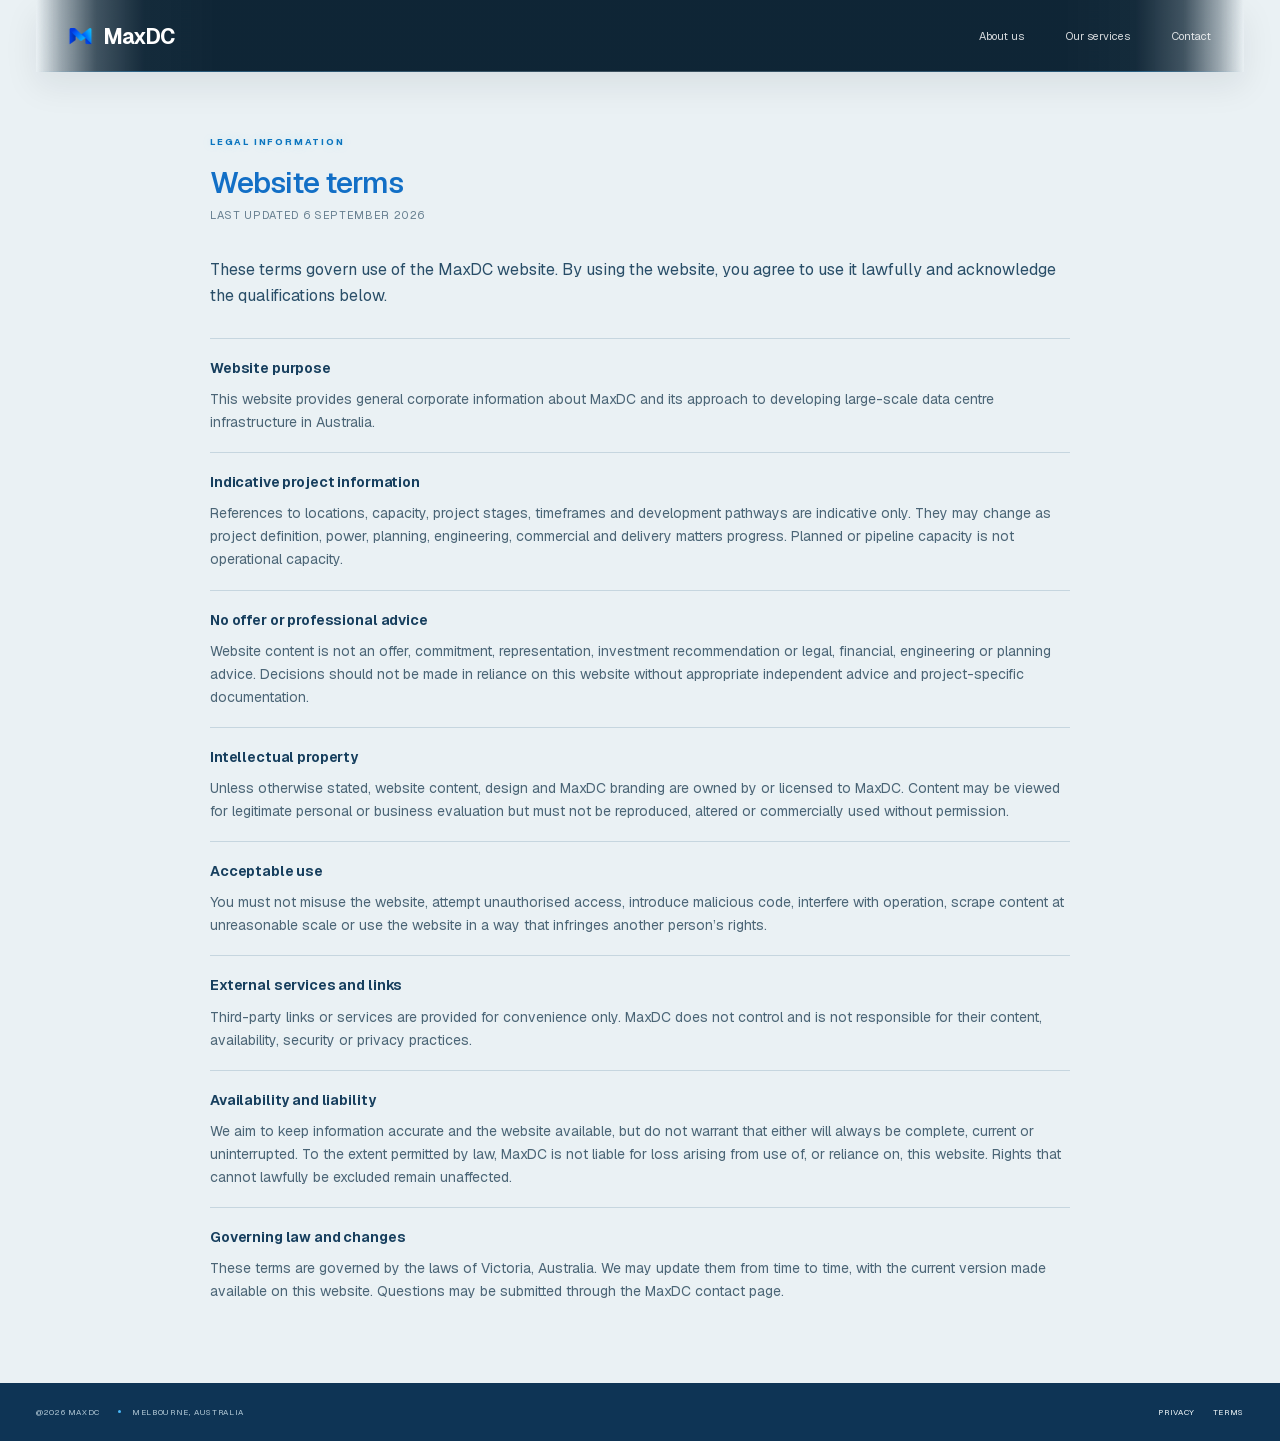
<file: terms.html>
<!DOCTYPE html><html lang="en-AU"><head><meta charSet="utf-8"/><meta name="viewport" content="width=device-width, initial-scale=1"/><link rel="stylesheet" href="/_next/static/css/index.BzcsdZh0.css" data-rsc-css-href="/_next/static/css/index.BzcsdZh0.css" data-precedence="vite-rsc/importer-resources"/><link rel="modulepreload" fetchPriority="low" href="/_next/static/chunks/index-qlt8YJ69.js"/><script src="/_next/static/chunks/rolldown-runtime-C60lm6uB.js" type="module" async=""></script><script src="/_next/static/chunks/framework-D_rUT4EX.js" type="module" async=""></script><script src="/_next/static/chunks/navigation-errors-By4dF-Cc.js" type="module" async=""></script><link rel="modulepreload" href="/_next/static/chunks/layout-segment-context-COuemOHb.js" crossorigin=""/><link rel="modulepreload" href="/_next/static/chunks/site-chrome-BzR-kuTV.js" crossorigin=""/><link rel="modulepreload" href="/_next/static/chunks/site-paths-BZJmXzYL.js" crossorigin=""/><link rel="modulepreload" href="/_next/static/chunks/Icon-BOYp-35j.js" crossorigin=""/><link rel="modulepreload" href="/_next/static/chunks/image-BS4KIl6-.js" crossorigin=""/><title>Website terms | MaxDC</title><meta name="description" content="Terms governing the use of the MaxDC website and its indicative project information."/><meta name="application-name" content="MaxDC"/><meta name="keywords" content="MaxDC,Australian data centre development,data centre infrastructure Australia,hyperscale data centre development,power-led data centre projects,Melbourne data centre development,Victoria data centre development,grid-connected data centre campus"/><meta name="author" content="MaxDC"/><link rel="author" href="https://maxdc.com.au"/><meta name="creator" content="MaxDC"/><meta name="publisher" content="MaxDC"/><meta name="category" content="Data centre infrastructure development"/><meta name="robots" content="noindex, follow"/><meta property="og:title" content="MaxDC | Australian Data Centre Development"/><meta property="og:description" content="Developing Australia&#x27;s next generation of large-scale, power-led data centre capacity."/><meta property="og:url" content="https://maxdc.com.au"/><meta property="og:site_name" content="MaxDC"/><meta property="og:type" content="website"/><meta property="og:locale" content="en_AU"/><meta property="og:image" content="https://maxdc.com.au/og.jpg"/><meta property="og:image:width" content="1200"/><meta property="og:image:height" content="630"/><meta property="og:image:alt" content="MaxDC — Australian data centre development"/><meta name="twitter:card" content="summary_large_image"/><meta name="twitter:title" content="MaxDC | Australian Data Centre Development"/><meta name="twitter:description" content="Developing Australia&#x27;s next generation of large-scale, power-led data centre capacity."/><meta name="twitter:image" content="https://maxdc.com.au/og.jpg"/><link rel="shortcut icon" href="/favicon.png?v=5"/><link rel="icon" href="/favicon.png?v=5" type="image/png" sizes="64x64"/><link rel="apple-touch-icon" href="/apple-touch-icon.png?v=1" type="image/png" sizes="180x180"/><link rel="manifest" href="/site.webmanifest"/><link rel="canonical" href="https://maxdc.com.au/terms"/><script>Object.assign(((self[Symbol.for("vinext.navigationRuntime")]??={bootstrap:{routeManifest:null},functions:{}}).bootstrap.rsc??={rsc:[]}),{params:{},nav:{"pathname":"/terms","searchParams":[]}})</script><link rel="modulepreload" href="/_next/static/chunks/index-qlt8YJ69.js" />
<link rel="preload" href="/_next/static/_vinext_fonts/geist-8ac0455e797f/geist-98bbbccb.woff2" as="font" type="font/woff2" crossorigin />
<link rel="preload" href="/_next/static/_vinext_fonts/geist-mono-00e989178794/geist-mono-013b2f2f.woff2" as="font" type="font/woff2" crossorigin />
<style data-vinext-fonts>/* cyrillic-ext */
@font-face {
  font-family: 'Geist';
  font-style: normal;
  font-weight: 100 900;
  font-display: swap;
  src: url(/_next/static/_vinext_fonts/geist-8ac0455e797f/geist-ff2310f5.woff2) format('woff2');
  unicode-range: U+0460-052F, U+1C80-1C8A, U+20B4, U+2DE0-2DFF, U+A640-A69F, U+FE2E-FE2F;
}
/* cyrillic */
@font-face {
  font-family: 'Geist';
  font-style: normal;
  font-weight: 100 900;
  font-display: swap;
  src: url(/_next/static/_vinext_fonts/geist-8ac0455e797f/geist-875ccdd4.woff2) format('woff2');
  unicode-range: U+0301, U+0400-045F, U+0490-0491, U+04B0-04B1, U+2116;
}
/* vietnamese */
@font-face {
  font-family: 'Geist';
  font-style: normal;
  font-weight: 100 900;
  font-display: swap;
  src: url(/_next/static/_vinext_fonts/geist-8ac0455e797f/geist-52306abf.woff2) format('woff2');
  unicode-range: U+0102-0103, U+0110-0111, U+0128-0129, U+0168-0169, U+01A0-01A1, U+01AF-01B0, U+0300-0301, U+0303-0304, U+0308-0309, U+0323, U+0329, U+1EA0-1EF9, U+20AB;
}
/* latin-ext */
@font-face {
  font-family: 'Geist';
  font-style: normal;
  font-weight: 100 900;
  font-display: swap;
  src: url(/_next/static/_vinext_fonts/geist-8ac0455e797f/geist-001175b1.woff2) format('woff2');
  unicode-range: U+0100-02BA, U+02BD-02C5, U+02C7-02CC, U+02CE-02D7, U+02DD-02FF, U+0304, U+0308, U+0329, U+1D00-1DBF, U+1E00-1E9F, U+1EF2-1EFF, U+2020, U+20A0-20AB, U+20AD-20C0, U+2113, U+2C60-2C7F, U+A720-A7FF;
}
/* latin */
@font-face {
  font-family: 'Geist';
  font-style: normal;
  font-weight: 100 900;
  font-display: swap;
  src: url(/_next/static/_vinext_fonts/geist-8ac0455e797f/geist-98bbbccb.woff2) format('woff2');
  unicode-range: U+0000-00FF, U+0131, U+0152-0153, U+02BB-02BC, U+02C6, U+02DA, U+02DC, U+0304, U+0308, U+0329, U+2000-206F, U+20AC, U+2122, U+2191, U+2193, U+2212, U+2215, U+FEFF, U+FFFD;
}

@font-face {
  font-family: 'Geist Fallback';
  src: local("Arial");
  ascent-override: 95.94%;
  descent-override: 28.16%;
  line-gap-override: 0.00%;
  size-adjust: 104.76%;
}

.__font_geist_19ysh9d { font-family: 'Geist', 'Geist Fallback'; font-style: normal; }

.__variable_geist_19ysh9d { --font-geist-sans: 'Geist', 'Geist Fallback'; }

/* cyrillic-ext */
@font-face {
  font-family: 'Geist Mono';
  font-style: normal;
  font-weight: 100 900;
  font-display: swap;
  src: url(/_next/static/_vinext_fonts/geist-mono-00e989178794/geist-mono-f6b33328.woff2) format('woff2');
  unicode-range: U+0460-052F, U+1C80-1C8A, U+20B4, U+2DE0-2DFF, U+A640-A69F, U+FE2E-FE2F;
}
/* cyrillic */
@font-face {
  font-family: 'Geist Mono';
  font-style: normal;
  font-weight: 100 900;
  font-display: swap;
  src: url(/_next/static/_vinext_fonts/geist-mono-00e989178794/geist-mono-44e03052.woff2) format('woff2');
  unicode-range: U+0301, U+0400-045F, U+0490-0491, U+04B0-04B1, U+2116;
}
/* symbols2 */
@font-face {
  font-family: 'Geist Mono';
  font-style: normal;
  font-weight: 100 900;
  font-display: swap;
  src: url(/_next/static/_vinext_fonts/geist-mono-00e989178794/geist-mono-0638449e.woff2) format('woff2');
  unicode-range: U+2000-2001, U+2004-2008, U+200A, U+23B8-23BD, U+2500-259F;
}
/* vietnamese */
@font-face {
  font-family: 'Geist Mono';
  font-style: normal;
  font-weight: 100 900;
  font-display: swap;
  src: url(/_next/static/_vinext_fonts/geist-mono-00e989178794/geist-mono-971fb274.woff2) format('woff2');
  unicode-range: U+0102-0103, U+0110-0111, U+0128-0129, U+0168-0169, U+01A0-01A1, U+01AF-01B0, U+0300-0301, U+0303-0304, U+0308-0309, U+0323, U+0329, U+1EA0-1EF9, U+20AB;
}
/* latin-ext */
@font-face {
  font-family: 'Geist Mono';
  font-style: normal;
  font-weight: 100 900;
  font-display: swap;
  src: url(/_next/static/_vinext_fonts/geist-mono-00e989178794/geist-mono-44745446.woff2) format('woff2');
  unicode-range: U+0100-02BA, U+02BD-02C5, U+02C7-02CC, U+02CE-02D7, U+02DD-02FF, U+0304, U+0308, U+0329, U+1D00-1DBF, U+1E00-1E9F, U+1EF2-1EFF, U+2020, U+20A0-20AB, U+20AD-20C0, U+2113, U+2C60-2C7F, U+A720-A7FF;
}
/* latin */
@font-face {
  font-family: 'Geist Mono';
  font-style: normal;
  font-weight: 100 900;
  font-display: swap;
  src: url(/_next/static/_vinext_fonts/geist-mono-00e989178794/geist-mono-013b2f2f.woff2) format('woff2');
  unicode-range: U+0000-00FF, U+0131, U+0152-0153, U+02BB-02BC, U+02C6, U+02DA, U+02DC, U+0304, U+0308, U+0329, U+2000-206F, U+20AC, U+2122, U+2191, U+2193, U+2212, U+2215, U+FEFF, U+FFFD;
}

@font-face {
  font-family: 'Geist Mono Fallback';
  src: local("Arial");
  ascent-override: 74.67%;
  descent-override: 21.92%;
  line-gap-override: 0.00%;
  size-adjust: 134.59%;
}

.__font_geist_mono_1001rt9 { font-family: 'Geist Mono', 'Geist Mono Fallback'; font-style: normal; }

.__variable_geist_mono_1001rt9 { --font-geist-mono: 'Geist Mono', 'Geist Mono Fallback'; }
</style>
</head><body class="__variable_geist_19ysh9d __variable_geist_mono_1001rt9 antialiased"><main><div class="plain-header"><header class="site-header shell header-solid"><a class="brand" href="/" aria-label="Return to MaxDC homepage"><img src="/maxdc-m-mark-header.webp" alt="" width="29" height="27" loading="eager" fetchPriority="high" decoding="async" class="brand-mark" data-nimg="1"/><span>MaxDC</span></a><nav class="desktop-nav" aria-label="Primary navigation"><a href="/about">About us</a><a href="/services">Our services</a><a href="/contact">Contact</a></nav><button type="button" tabindex="0" data-base-ui-click-trigger="" id="base-ui-_R_3uli_" aria-haspopup="dialog" aria-expanded="false" data-slot="sheet-trigger" aria-label="Open navigation" class="mobile-menu-trigger"><svg xmlns="http://www.w3.org/2000/svg" width="24" height="24" viewBox="0 0 24 24" fill="none" stroke="currentColor" stroke-width="2" stroke-linecap="round" stroke-linejoin="round" class="lucide lucide-menu" aria-hidden="true"><path d="M4 5h16"></path><path d="M4 12h16"></path><path d="M4 19h16"></path></svg></button></header></div><article class="legal shell section"><p class="eyebrow">Legal information</p><h1>Website terms</h1><p class="legal-date">Last updated 6 September 2026</p><div class="legal-copy"><p class="legal-intro">These terms govern use of the MaxDC website. By using the website, you agree to use it lawfully and acknowledge the qualifications below.</p><section><h2>Website purpose</h2><p>This website provides general corporate information about MaxDC and its approach to developing large-scale data centre infrastructure in Australia.</p></section><section><h2>Indicative project information</h2><p>References to locations, capacity, project stages, timeframes and development pathways are indicative only. They may change as project definition, power, planning, engineering, commercial and delivery matters progress. Planned or pipeline capacity is not operational capacity.</p></section><section><h2>No offer or professional advice</h2><p>Website content is not an offer, commitment, representation, investment recommendation or legal, financial, engineering or planning advice. Decisions should not be made in reliance on this website without appropriate independent advice and project-specific documentation.</p></section><section><h2>Intellectual property</h2><p>Unless otherwise stated, website content, design and MaxDC branding are owned by or licensed to MaxDC. Content may be viewed for legitimate personal or business evaluation but must not be reproduced, altered or commercially used without permission.</p></section><section><h2>Acceptable use</h2><p>You must not misuse the website, attempt unauthorised access, introduce malicious code, interfere with operation, scrape content at unreasonable scale or use the website in a way that infringes another person’s rights.</p></section><section><h2>External services and links</h2><p>Third-party links or services are provided for convenience only. MaxDC does not control and is not responsible for their content, availability, security or privacy practices.</p></section><section><h2>Availability and liability</h2><p>We aim to keep information accurate and the website available, but do not warrant that either will always be complete, current or uninterrupted. To the extent permitted by law, MaxDC is not liable for loss arising from use of, or reliance on, this website. Rights that cannot lawfully be excluded remain unaffected.</p></section><section><h2>Governing law and changes</h2><p>These terms are governed by the laws of Victoria, Australia. We may update them from time to time, with the current version made available on this website. Questions may be submitted through the MaxDC contact page.</p></section></div></article><footer><div class="shell footer-bar"><div class="footer-legal"><span>@2026 MaxDC</span><span>Melbourne, Australia</span></div><div class="footer-links"><a href="/privacy">Privacy</a><a href="/terms">Terms</a></div></div></footer></main><script type="application/ld+json">[{"@context":"https://schema.org","@type":"Organization","@id":"https://maxdc.com.au/#organisation","name":"MaxDC","url":"https://maxdc.com.au","logo":"https://maxdc.com.au/apple-touch-icon.png","description":"Australian developer of large-scale, power-led data centre campuses for cloud, AI and digital infrastructure demand.","areaServed":{"@type":"Country","name":"Australia"},"address":{"@type":"PostalAddress","addressLocality":"Melbourne","addressRegion":"Victoria","addressCountry":"AU"},"contactPoint":{"@type":"ContactPoint","email":"yiting@maxdc.com","contactType":"project enquiries","areaServed":"AU","availableLanguage":"English"},"knowsAbout":["Data centre development","Hyperscale infrastructure","Grid connection strategy","Data centre development management","Planning and approvals","Campus engineering"]},{"@context":"https://schema.org","@type":"WebSite","@id":"https://maxdc.com.au/#website","url":"https://maxdc.com.au","name":"MaxDC","description":"Australian data centre development, from power strategy and planning through campus engineering and delivery readiness.","publisher":{"@id":"https://maxdc.com.au/#organisation"},"inLanguage":"en-AU"}]</script><script type="module" src="/_next/static/chunks/index-qlt8YJ69.js" id="_R_" async=""></script><script>((self[Symbol.for("vinext.navigationRuntime")]??={bootstrap:{routeManifest:null},functions:{}}).bootstrap.rsc??={rsc:[]}).rsc.push("0:{\"page:/terms\":\"$L1\",\"layout:/\":\"$L2\",\"route:/terms\":\"$L3\",\"__route\":\"route:/terms\",\"__interceptionContext\":null,\"__layoutIds\":[\"layout:/\"],\"__rootLayout\":\"/\",\"__bfcacheSegmentIdentities\":{\"layout:/\":\"[\\\"layout\\\",\\\"layout:/\\\",\\\"root-boundary:/\\\",\\\"\\\"]\",\"page:/terms\":\"[\\\"page\\\",\\\"page:/terms\\\",\\\"root-boundary:/\\\",\\\"[\\\\\\\"terms\\\\\\\"]\\\"]\"},\"__srcPage\":[\"terms\",\"page\"],\"__layoutFlags\":{\"layout:/\":\"s\"},\"__artifactCompatibility\":{\"schemaVersion\":1,\"graphVersion\":\"app-route-graph:5a63e8001b397b10\",\"deploymentVersion\":\"8c9e2784-6d76-4eba-af64-fdc5e971a52c\",\"appElementsSchemaVersion\":1,\"rscPayloadSchemaVersion\":1,\"rootBoundaryId\":\"/\",\"renderEpoch\":null}}\n")</script><script>((self[Symbol.for("vinext.navigationRuntime")]??={bootstrap:{routeManifest:null},functions:{}}).bootstrap.rsc??={rsc:[]}).rsc.push("4:I[\"8c0f216c4604\",[],\"Children\",1]\n")</script><script>((self[Symbol.for("vinext.navigationRuntime")]??={bootstrap:{routeManifest:null},functions:{}}).bootstrap.rsc??={rsc:[]}).rsc.push("6:I[\"593f344dc510\",[],\"GlobalErrorBoundary\",1]\n")</script><script>((self[Symbol.for("vinext.navigationRuntime")]??={bootstrap:{routeManifest:null},functions:{}}).bootstrap.rsc??={rsc:[]}).rsc.push("7:I[\"0b874ad30386\",[],\"default\",1]\n")</script><script>((self[Symbol.for("vinext.navigationRuntime")]??={bootstrap:{routeManifest:null},functions:{}}).bootstrap.rsc??={rsc:[]}).rsc.push("8:I[\"593f344dc510\",[],\"ErrorBoundary\",1]\n")</script><script>((self[Symbol.for("vinext.navigationRuntime")]??={bootstrap:{routeManifest:null},functions:{}}).bootstrap.rsc??={rsc:[]}).rsc.push("9:I[\"15c18cfaeeff\",[],\"LayoutSegmentProvider\",1]\n")</script><script>((self[Symbol.for("vinext.navigationRuntime")]??={bootstrap:{routeManifest:null},functions:{}}).bootstrap.rsc??={rsc:[]}).rsc.push("a:I[\"8c0f216c4604\",[],\"Slot\",1]\n")</script><script>((self[Symbol.for("vinext.navigationRuntime")]??={bootstrap:{routeManifest:null},functions:{}}).bootstrap.rsc??={rsc:[]}).rsc.push("b:I[\"593f344dc510\",[],\"NotFoundBoundary\",1]\n")</script><script>((self[Symbol.for("vinext.navigationRuntime")]??={bootstrap:{routeManifest:null},functions:{}}).bootstrap.rsc??={rsc:[]}).rsc.push("c:I[\"9276801271d6\",[],\"AppRouterScrollTarget\",1]\n")</script><script>((self[Symbol.for("vinext.navigationRuntime")]??={bootstrap:{routeManifest:null},functions:{}}).bootstrap.rsc??={rsc:[]}).rsc.push("d:I[\"593f344dc510\",[],\"RedirectBoundary\",1]\n")</script><script>((self[Symbol.for("vinext.navigationRuntime")]??={bootstrap:{routeManifest:null},functions:{}}).bootstrap.rsc??={rsc:[]}).rsc.push(":HL[\"/_next/static/css/index.BzcsdZh0.css\",\"style\"     ]\n")</script><script>((self[Symbol.for("vinext.navigationRuntime")]??={bootstrap:{routeManifest:null},functions:{}}).bootstrap.rsc??={rsc:[]}).rsc.push("5:T494,")</script><script>((self[Symbol.for("vinext.navigationRuntime")]??={bootstrap:{routeManifest:null},functions:{}}).bootstrap.rsc??={rsc:[]}).rsc.push("[{\"@context\":\"https://schema.org\",\"@type\":\"Organization\",\"@id\":\"https://maxdc.com.au/#organisation\",\"name\":\"MaxDC\",\"url\":\"https://maxdc.com.au\",\"logo\":\"https://maxdc.com.au/apple-touch-icon.png\",\"description\":\"Australian developer of large-scale, power-led data centre campuses for cloud, AI and digital infrastructure demand.\",\"areaServed\":{\"@type\":\"Country\",\"name\":\"Australia\"},\"address\":{\"@type\":\"PostalAddress\",\"addressLocality\":\"Melbourne\",\"addressRegion\":\"Victoria\",\"addressCountry\":\"AU\"},\"contactPoint\":{\"@type\":\"ContactPoint\",\"email\":\"yiting@maxdc.com\",\"contactType\":\"project enquiries\",\"areaServed\":\"AU\",\"availableLanguage\":\"English\"},\"knowsAbout\":[\"Data centre development\",\"Hyperscale infrastructure\",\"Grid connection strategy\",\"Data centre development management\",\"Planning and approvals\",\"Campus engineering\"]},{\"@context\":\"https://schema.org\",\"@type\":\"WebSite\",\"@id\":\"https://maxdc.com.au/#website\",\"url\":\"https://maxdc.com.au\",\"name\":\"MaxDC\",\"description\":\"Australian data centre development, from power strategy and planning through campus engineering and delivery readiness.\",\"publisher\":{\"@id\":\"https://maxdc.com.au/#organisation\"},\"inLanguage\":\"en-AU\"}]")</script><script>((self[Symbol.for("vinext.navigationRuntime")]??={bootstrap:{routeManifest:null},functions:{}}).bootstrap.rsc??={rsc:[]}).rsc.push("2:[[[\"$\",\"link\",\"css:/_next/static/css/index.BzcsdZh0.css\",{\"rel\":\"stylesheet\",\"precedence\":\"vite-rsc/importer-resources\",\"href\":\"/_next/static/css/index.BzcsdZh0.css\",\"data-rsc-css-href\":\"/_next/static/css/index.BzcsdZh0.css\"}],\"$undefined\"],[\"$\",\"html\",null,{\"lang\":\"en-AU\",\"children\":[\"$\",\"body\",null,{\"className\":\"__variable_geist_19ysh9d __variable_geist_mono_1001rt9 antialiased\",\"children\":[[\"$\",\"$L4\",null,{}],[\"$\",\"script\",null,{\"type\":\"application/ld+json\",\"dangerouslySetInnerHTML\":{\"__html\":\"$5\"}}]]}]}]]\n")</script><script>((self[Symbol.for("vinext.navigationRuntime")]??={bootstrap:{routeManifest:null},functions:{}}).bootstrap.rsc??={rsc:[]}).rsc.push("3:[[[\"$\",\"meta\",null,{\"charSet\":\"utf-8\"}],[[\"$\",\"title\",\"0\",{\"children\":\"Website terms | MaxDC\"}],[\"$\",\"meta\",\"1\",{\"name\":\"description\",\"content\":\"Terms governing the use of the MaxDC website and its indicative project information.\"}],[\"$\",\"meta\",\"2\",{\"name\":\"application-name\",\"content\":\"MaxDC\"}],[\"$\",\"meta\",\"3\",{\"name\":\"keywords\",\"content\":\"MaxDC,Australian data centre development,data centre infrastructure Australia,hyperscale data centre development,power-led data centre projects,Melbourne data centre development,Victoria data centre development,grid-connected data centre campus\"}],[\"$\",\"meta\",\"4\",{\"name\":\"author\",\"content\":\"MaxDC\"}],[\"$\",\"link\",\"5\",{\"rel\":\"author\",\"href\":\"https://maxdc.com.au\"}],[\"$\",\"meta\",\"6\",{\"name\":\"creator\",\"content\":\"MaxDC\"}],[\"$\",\"meta\",\"7\",{\"name\":\"publisher\",\"content\":\"MaxDC\"}],[\"$\",\"meta\",\"8\",{\"name\":\"category\",\"content\":\"Data centre infrastructure development\"}],[\"$\",\"meta\",\"9\",{\"name\":\"robots\",\"content\":\"noindex, follow\"}],[\"$\",\"meta\",\"10\",{\"property\":\"og:title\",\"content\":\"MaxDC | Australian Data Centre Development\"}],[\"$\",\"meta\",\"11\",{\"property\":\"og:description\",\"content\":\"Developing Australia's next generation of large-scale, power-led data centre capacity.\"}],[\"$\",\"meta\",\"12\",{\"property\":\"og:url\",\"content\":\"https://maxdc.com.au\"}],[\"$\",\"meta\",\"13\",{\"property\":\"og:site_name\",\"content\":\"MaxDC\"}],[\"$\",\"meta\",\"14\",{\"property\":\"og:type\",\"content\":\"website\"}],[\"$\",\"meta\",\"15\",{\"property\":\"og:locale\",\"content\":\"en_AU\"}],[\"$\",\"meta\",\"16\",{\"property\":\"og:image\",\"content\":\"https://maxdc.com.au/og.jpg\"}],[\"$\",\"meta\",\"17\",{\"property\":\"og:image:width\",\"content\":\"1200\"}],[\"$\",\"meta\",\"18\",{\"property\":\"og:image:height\",\"content\":\"630\"}],[\"$\",\"meta\",\"19\",{\"property\":\"og:image:alt\",\"content\":\"MaxDC — Australian data centre development\"}],[\"$\",\"meta\",\"20\",{\"name\":\"twitter:card\",\"content\":\"summary_large_image\"}],[\"$\",\"meta\",\"21\",{\"name\":\"twitter:title\",\"content\":\"MaxDC | Australian Data Centre Development\"}],[\"$\",\"meta\",\"22\",{\"name\":\"twitter:description\",\"content\":\"Developing Australia's next generation of large-scale, power-led data centre capacity.\"}],[\"$\",\"meta\",\"23\",{\"name\":\"twitter:image\",\"content\":\"https://maxdc.com.au/og.jpg\"}],[\"$\",\"link\",\"24\",{\"data-vinext-streamed-icon\":\"$undefined\",\"rel\":\"shortcut icon\",\"href\":\"/favicon.png?v=5\",\"type\":\"$undefined\",\"sizes\":\"$undefined\",\"color\":\"$undefined\",\"media\":\"$undefined\",\"fetchPriority\":\"$undefined\"}],[\"$\",\"link\",\"25\",{\"data-vinext-streamed-icon\":\"$undefined\",\"rel\":\"icon\",\"href\":\"/favicon.png?v=5\",\"type\":\"image/png\",\"sizes\":\"64x64\",\"color\":\"$undefined\",\"media\":\"$undefined\",\"fetchPriority\":\"$undefined\"}],[\"$\",\"link\",\"26\",{\"data-vinext-streamed-icon\":\"$undefined\",\"rel\":\"apple-touch-icon\",\"href\":\"/apple-touch-icon.png?v=1\",\"type\":\"image/png\",\"sizes\":\"180x180\",\"color\":\"$undefined\",\"media\":\"$undefined\",\"fetchPriority\":\"$undefined\"}],[\"$\",\"link\",\"27\",{\"rel\":\"manifest\",\"href\":\"/site.webmanifest\"}],[\"$\",\"link\",\"28\",{\"rel\":\"canonical\",\"href\":\"https://maxdc.com.au/terms\"}]],[[\"$\",\"meta\",\"0\",{\"name\":\"viewport\",\"content\":\"width=device-width, initial-scale=1\"}]]],[\"$\",\"$L6\",null,{\"fallback\":\"$7\",\"children\":[\"$\",\"$L8\",null,{\"fallback\":\"$7\",\"children\":[\"$\",\"$L9\",null,{\"providerId\":\"layout:/\",\"segmentMap\":{\"children\":[\"terms\"]},\"children\":[\"$\",\"$La\",null,{\"id\":\"layout:/\",\"parallelSlots\":\"$undefined\",\"children\":[\"$\",\"$Lb\",null,{\"resetKey\":\"terms\",\"fallback\":[[\"$\",\"title\",null,{\"children\":\"404: This page could not be found.\"}],[\"$\",\"div\",null,{\"style\":{\"fontFamily\":\"system-ui,\\\"Segoe UI\\\",Roboto,Helvetica,Arial,sans-serif,\\\"Apple Color Emoji\\\",\\\"Segoe UI Emoji\\\"\",\"height\":\"100vh\",\"textAlign\":\"center\",\"display\":\"flex\",\"flexDirection\":\"column\",\"alignItems\":\"center\",\"justifyContent\":\"center\"},\"children\":[\"$\",\"div\",null,{\"children\":[[\"$\",\"style\",null,{\"dangerouslySetInnerHTML\":{\"__html\":\"body{color:#000;background:#fff;margin:0}.next-error-h1{border-right:1px solid rgba(0,0,0,.3)}@media (prefers-color-scheme:dark){body{color:#fff;background:#000}.next-error-h1{border-right:1px solid rgba(255,255,255,.3)}}\"}}],[\"$\",\"h1\",null,{\"className\":\"next-error-h1\",\"style\":{\"display\":\"inline-block\",\"margin\":\"0 20px 0 0\",\"padding\":\"0 23px 0 0\",\"fontSize\":24,\"fontWeight\":500,\"verticalAlign\":\"top\",\"lineHeight\":\"49px\"},\"children\":404}],[\"$\",\"div\",null,{\"style\":{\"display\":\"inline-block\"},\"children\":[\"$\",\"h2\",null,{\"style\":{\"fontSize\":14,\"fontWeight\":400,\"lineHeight\":\"49px\",\"margin\":0},\"children\":\"This page could not be found.\"}]}]]}]}]],\"children\":[\"$\",\"$Lc\",null,{\"children\":[\"$\",\"$Ld\",null,{\"children\":[[\"$\",\"$L9\",null,{\"providerId\":\"page:/terms\",\"segmentMap\":{\"children\":[\"__PAGE__\"]},\"children\":\"$Le\"}],null]}]}]}]}]}]}]}],null,null]\n")</script><script>((self[Symbol.for("vinext.navigationRuntime")]??={bootstrap:{routeManifest:null},functions:{}}).bootstrap.rsc??={rsc:[]}).rsc.push("e:[\"$\",\"$La\",null,{\"id\":\"page:/terms\"}]\n")</script><script>((self[Symbol.for("vinext.navigationRuntime")]??={bootstrap:{routeManifest:null},functions:{}}).bootstrap.rsc??={rsc:[]}).rsc.push("f:I[\"4715d14f82e4\",[],\"SiteHeader\",1]\n")</script><script>((self[Symbol.for("vinext.navigationRuntime")]??={bootstrap:{routeManifest:null},functions:{}}).bootstrap.rsc??={rsc:[]}).rsc.push("10:I[\"4715d14f82e4\",[],\"SiteFooter\",1]\n")</script><script>((self[Symbol.for("vinext.navigationRuntime")]??={bootstrap:{routeManifest:null},functions:{}}).bootstrap.rsc??={rsc:[]}).rsc.push("1:[\"$\",\"main\",null,{\"children\":[[\"$\",\"div\",null,{\"className\":\"plain-header\",\"children\":[\"$\",\"$Lf\",null,{\"dark\":true}]}],[\"$\",\"article\",null,{\"className\":\"legal shell section\",\"children\":[[\"$\",\"p\",null,{\"className\":\"eyebrow\",\"children\":\"Legal information\"}],[\"$\",\"h1\",null,{\"children\":\"Website terms\"}],[\"$\",\"p\",null,{\"className\":\"legal-date\",\"children\":\"Last updated 6 September 2026\"}],[\"$\",\"div\",null,{\"className\":\"legal-copy\",\"children\":[[\"$\",\"p\",null,{\"className\":\"legal-intro\",\"children\":\"These terms govern use of the MaxDC website. By using the website, you agree to use it lawfully and acknowledge the qualifications below.\"}],[\"$\",\"section\",null,{\"children\":[[\"$\",\"h2\",null,{\"children\":\"Website purpose\"}],[\"$\",\"p\",null,{\"children\":\"This website provides general corporate information about MaxDC and its approach to developing large-scale data centre infrastructure in Australia.\"}]]}],[\"$\",\"section\",null,{\"children\":[[\"$\",\"h2\",null,{\"children\":\"Indicative project information\"}],[\"$\",\"p\",null,{\"children\":\"References to locations, capacity, project stages, timeframes and development pathways are indicative only. They may change as project definition, power, planning, engineering, commercial and delivery matters progress. Planned or pipeline capacity is not operational capacity.\"}]]}],[\"$\",\"section\",null,{\"children\":[[\"$\",\"h2\",null,{\"children\":\"No offer or professional advice\"}],[\"$\",\"p\",null,{\"children\":\"Website content is not an offer, commitment, representation, investment recommendation or legal, financial, engineering or planning advice. Decisions should not be made in reliance on this website without appropriate independent advice and project-specific documentation.\"}]]}],[\"$\",\"section\",null,{\"children\":[[\"$\",\"h2\",null,{\"children\":\"Intellectual property\"}],[\"$\",\"p\",null,{\"children\":\"Unless otherwise stated, website content, design and MaxDC branding are owned by or licensed to MaxDC. Content may be viewed for legitimate personal or business evaluation but must not be reproduced, altered or commercially used without permission.\"}]]}],[\"$\",\"section\",null,{\"children\":[[\"$\",\"h2\",null,{\"children\":\"Acceptable use\"}],[\"$\",\"p\",null,{\"children\":\"You must not misuse the website, attempt unauthorised access, introduce malicious code, interfere with operation, scrape content at unreasonable scale or use the website in a way that infringes another person’s rights.\"}]]}],[\"$\",\"section\",null,{\"children\":[[\"$\",\"h2\",null,{\"children\":\"External services and links\"}],[\"$\",\"p\",null,{\"children\":\"Third-party links or services are provided for convenience only. MaxDC does not control and is not responsible for their content, availability, security or privacy practices.\"}]]}],[\"$\",\"section\",null,{\"children\":[[\"$\",\"h2\",null,{\"children\":\"Availability and liability\"}],[\"$\",\"p\",null,{\"children\":\"We aim to keep information accurate and the website available, but do not warrant that either will always be complete, current or uninterrupted. To the extent permitted by law, MaxDC is not liable for loss arising from use of, or reliance on, this website. Rights that cannot lawfully be excluded remain unaffected.\"}]]}],[\"$\",\"section\",null,{\"children\":[[\"$\",\"h2\",null,{\"children\":\"Governing law and changes\"}],[\"$\",\"p\",null,{\"children\":\"These terms are governed by the laws of Victoria, Australia. We may update them from time to time, with the current version made available on this website. Questions may be submitted through the MaxDC contact page.\"}]]}]]}]]}],[\"$\",\"$L10\",null,{}]]}]\n")</script><script>Object.assign(((self[Symbol.for("vinext.navigationRuntime")]??={bootstrap:{routeManifest:null},functions:{}}).bootstrap.rsc??={rsc:[]}),{"initialCacheKind":"static"});((self[Symbol.for("vinext.navigationRuntime")]??={bootstrap:{routeManifest:null},functions:{}}).bootstrap.rsc??={rsc:[]}).done=true</script></body></html>
</file>
